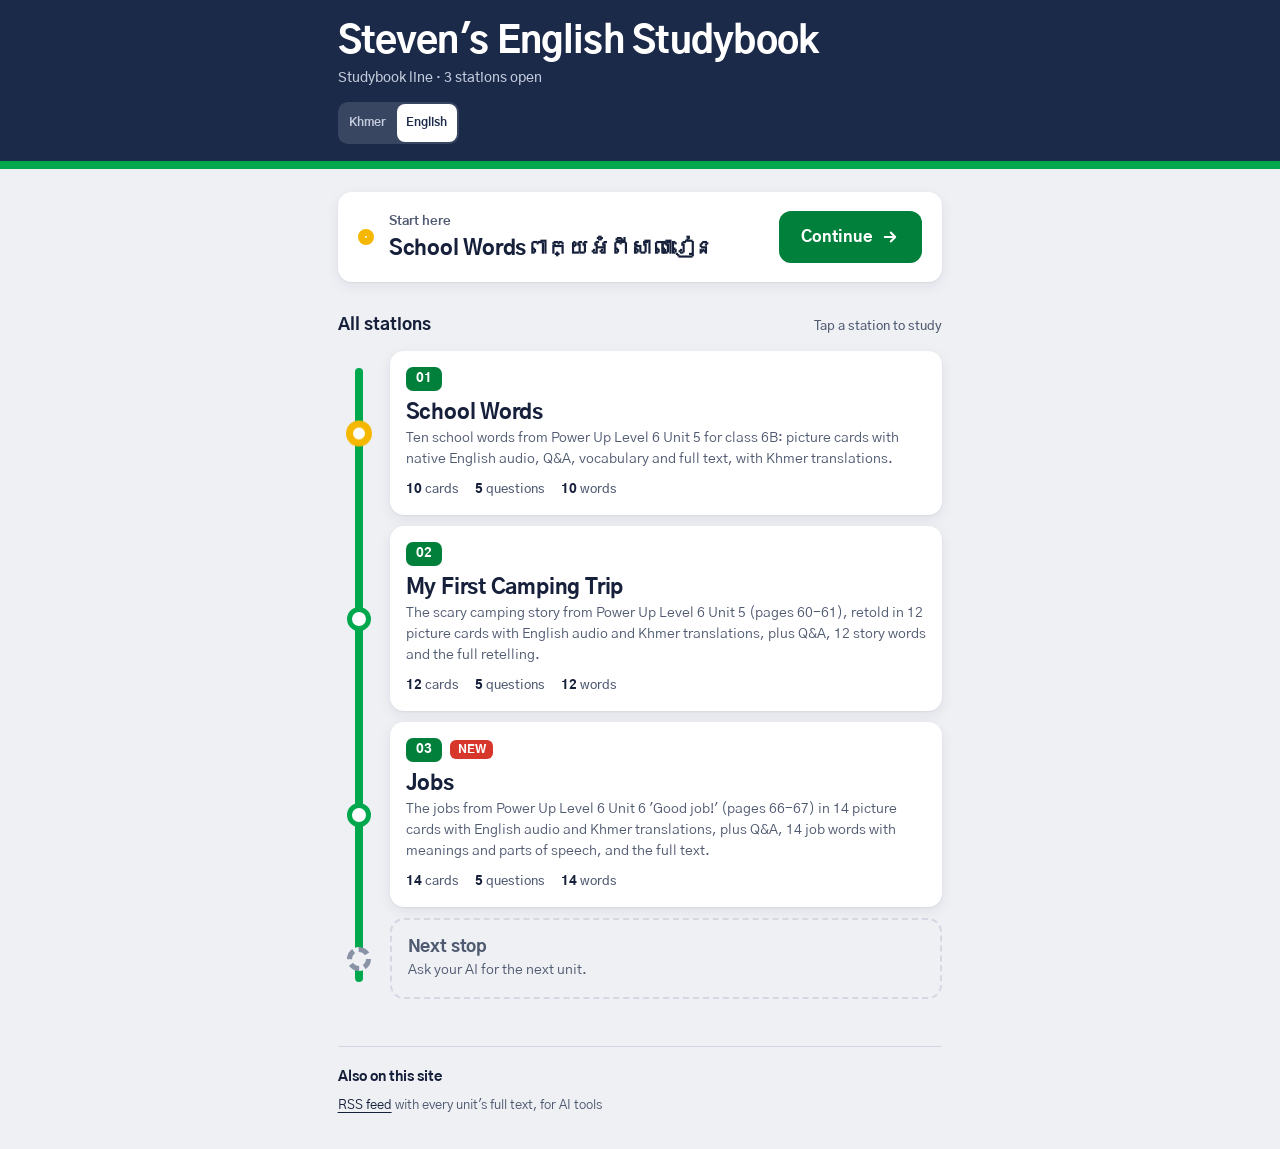
<file: index.html>
<!doctype html>
<html lang="en" data-ui="en">
<head>
<meta charset="utf-8">
<meta name="viewport" content="width=device-width, initial-scale=1, viewport-fit=cover">
<title>Steven's English Studybook</title>
<meta name="description" content="English study units: picture cards with native audio, Q&amp;A, vocabulary and full text.">
<meta name="theme-color" content="#1C2A4A">
<link rel="manifest" href="manifest.webmanifest">
<link rel="icon" href="icons/icon.svg" type="image/svg+xml">
<link rel="apple-touch-icon" href="icons/apple-touch-icon.png">
<meta name="apple-mobile-web-app-capable" content="yes">
<meta name="apple-mobile-web-app-title" content="Studybook">
<meta name="apple-mobile-web-app-status-bar-style" content="black-translucent">
<link rel="alternate" type="application/rss+xml" title="Studybook feed" href="feed.xml">
<link rel="preconnect" href="https://fonts.googleapis.com">
<link rel="preconnect" href="https://fonts.gstatic.com" crossorigin>
<link rel="stylesheet" href="https://fonts.googleapis.com/css2?family=Gothic+A1:wght@400;500;700;800&display=swap">
<link rel="stylesheet" href="assets/line.css?v=lyric1">
<script src="assets/script.js?v=lyric1"></script>
<style>
/* ---------- sign band ---------- */
.sign{background:var(--sign);color:var(--on-sign);padding:calc(env(safe-area-inset-top) + 1.4rem) 0 1.1rem}
.sign .in{display:flex;align-items:flex-end;justify-content:space-between;gap:1rem}
.sign h1{margin:0;font-size:clamp(1.75rem,7.6vw,2.3rem);font-weight:800;letter-spacing:-.02em;line-height:1.1}
.sign p{margin:.35rem 0 0;font-size:.86rem;color:var(--on-sign-2);font-weight:500}
.install{flex:none;display:inline-flex;align-items:center;gap:.4rem;font:700 .84rem/1 var(--f);color:var(--sign);background:var(--on-sign);
  border:0;border-radius:10px;padding:.62rem .8rem;cursor:pointer;min-height:40px}
.install svg{width:16px;height:16px}
.install[hidden]{display:none}
.ios-hint{margin:.9rem auto 0;font-size:.86rem;color:var(--on-sign-2);line-height:1.5}
.ios-hint[hidden]{display:none}
.ios-hint b{color:var(--on-sign)}

/* ---------- now-at block ---------- */
.now{margin:1.4rem 0 .4rem;background:var(--surface);border-radius:var(--r);padding:1.05rem 1.05rem 1.1rem;
  box-shadow:var(--shadow);display:grid;grid-template-columns:auto 1fr;gap:.25rem .9rem;align-items:center}
.now .ring{grid-row:span 2;width:16px;height:16px;border-radius:50%;background:var(--surface);border:7px solid var(--here)}
.now .where{margin:0;font-size:.8rem;color:var(--ink-2);font-weight:700}
.now .title{margin:0;font-size:1.32rem;font-weight:800;letter-spacing:-.01em;line-height:1.25;word-break:keep-all}
.now .title .sub{display:block;font-size:.86rem;font-weight:500;color:var(--ink-2);letter-spacing:0;margin-top:.1rem}
.go{grid-column:1/-1;margin-top:.85rem;display:flex;align-items:center;justify-content:center;gap:.5rem;min-height:52px;
  background:var(--line-ink);color:#fff;border-radius:12px;text-decoration:none;font-weight:800;font-size:1.02rem}
.go svg{width:18px;height:18px}
.go:active{transform:translateY(1px)}

/* ---------- the line ---------- */
.line-h{display:flex;align-items:baseline;justify-content:space-between;gap:1rem;margin:1.9rem 0 .5rem}
.line-h h2{margin:0;font-size:1.05rem;font-weight:800}
.line-h span{font-size:.82rem;color:var(--ink-2);font-weight:500}
.line{position:relative;list-style:none;margin:0;padding:0 0 0 52px}
.line::before{content:"";position:absolute;left:17px;top:22px;bottom:22px;width:8px;border-radius:4px;background:var(--line)}
.stop{position:relative;padding:.35rem 0}
.stop::before{content:"";position:absolute;left:-43px;top:50%;width:14px;height:14px;margin-top:-12px;border-radius:50%;
  background:var(--surface);border:5px solid var(--line)}
.station{display:block;background:var(--surface);border-radius:var(--r);padding:.95rem 1rem 1rem;text-decoration:none;color:inherit;
  box-shadow:var(--shadow);transition:box-shadow .2s var(--ease),transform .2s var(--ease)}
a.station:hover{box-shadow:var(--shadow-up)}
a.station:active{transform:scale(.985)}
.st-top{display:flex;align-items:center;gap:.5rem;flex-wrap:wrap}
.badge{display:inline-grid;place-items:center;min-width:2.3rem;height:1.5rem;padding:0 .45rem;border-radius:7px;background:var(--line-ink);
  color:#fff;font-weight:800;font-size:.8rem;font-variant-numeric:tabular-nums;letter-spacing:.02em}
.tag{font-size:.72rem;font-weight:800;border-radius:6px;padding:.18rem .45rem;line-height:1.2}
.tag.new{background:var(--notice);color:#fff}
.tag.soon{background:var(--ground);color:var(--ink-2);border:1px solid var(--rule)}
.tag[hidden]{display:none}
.st-ko{margin:.5rem 0 0;font-size:1.32rem;font-weight:800;line-height:1.3;letter-spacing:-.01em;word-break:keep-all}
.st-en{margin:.12rem 0 0;font-size:.9rem;color:var(--ink-2);line-height:1.45}
.st-meta{margin:.65rem 0 0;display:flex;flex-wrap:wrap;gap:.3rem 1rem;font-size:.8rem;color:var(--ink-2);font-weight:500;font-variant-numeric:tabular-nums}
.st-meta b{color:var(--ink);font-weight:800}
.stop.closed .station{background:transparent;box-shadow:none;border:2px solid var(--rule)}
.stop.closed .st-ko{color:var(--ink-2)}
.stop.closed .badge{background:transparent;color:var(--ink-2);box-shadow:inset 0 0 0 1.5px var(--ink-3)}
.stop.next::before{border-style:dashed;border-color:var(--ink-3);background:var(--ground)}
.stop.next .station{background:transparent;box-shadow:none;border:2px dashed var(--rule)}
.stop.next .st-ko{margin:0;color:var(--ink-2);font-size:1.08rem}
.stop.next code{font:700 .86rem var(--f);color:var(--ink)}

/* "you are here" marker, slides along the line */
.marker{position:absolute;left:8px;top:0;width:26px;height:26px;border-radius:50%;background:var(--surface);
  border:7px solid var(--here);pointer-events:none;z-index:2;
  transition:transform .42s var(--ease-out);will-change:transform}
.marker[hidden]{display:none}

/* ---------- footer ---------- */
footer{margin:2.6rem 0 0;padding:1.2rem 0 calc(env(safe-area-inset-bottom) + 2rem);border-top:1px solid var(--rule);font-size:.84rem;color:var(--ink-2);line-height:1.7}
footer h2{font-size:.86rem;margin:0 0 .3rem;color:var(--ink);font-weight:800}
footer ul{list-style:none;margin:0;padding:0}
footer a{color:var(--ink);text-underline-offset:3px;text-decoration-thickness:1px}

.sign-script{margin-top:.8rem}
@media (min-width:720px){
  .now{grid-template-columns:auto 1fr auto;padding:1.2rem 1.3rem}
  .now .ring{grid-row:1/3}
  .now .where{grid-column:2;grid-row:1}
  .now .title{grid-column:2;grid-row:2}
  .go{grid-column:3;grid-row:1/3;margin:0;padding:0 1.4rem}
}
</style>
</head>
<body>
<header class="sign">
  <div class="in wrap">
    <div>
      <h1>Steven's English Studybook</h1>
      <p>Studybook line · <span id="count">1</span> station open</p>
    </div>
    <button class="install" id="install" type="button" hidden>
      <svg viewBox="0 0 24 24" fill="none" stroke="currentColor" stroke-width="2.4" stroke-linecap="round" stroke-linejoin="round" aria-hidden="true"><path d="M12 4v11M7 10l5 5 5-5M5 20h14"/></svg>Install app
    </button>
  </div>
  <div class="wrap sign-script"><div class="script" role="group" aria-label="Show text in"><button type="button" data-set="en" aria-pressed="false">Khmer</button><button type="button" data-set="ko" aria-pressed="true" lang="en">English</button></div></div>
  <p class="ios-hint wrap" id="iosHint" hidden>On iPhone: tap <b>Share</b>, then <b>Add to Home Screen</b>.</p>
</header>
<div class="stripe" aria-hidden="true"></div>

<main class="wrap">
  <section class="now" aria-label="Continue studying">
    <span class="ring" aria-hidden="true"></span>
    <p class="where" id="nowWhere">Start here</p>
    <p class="title" id="nowTitle">School Words<span>ពាក្យអំពីសាលារៀន</span></p>
    <a class="go" id="nowGo" href="power-up-6-unit-5-school-words/">
      Continue
      <svg viewBox="0 0 24 24" fill="none" stroke="currentColor" stroke-width="2.6" stroke-linecap="round" stroke-linejoin="round" aria-hidden="true"><path d="M5 12h14M13 6l6 6-6 6"/></svg>
    </a>
  </section>

  <div class="line-h"><h2>All stations</h2><span>Tap a station to study</span></div>
  <ol class="line" id="line">
    <li class="stop" data-unit="power-up-6-unit-5-school-words" data-en="ពាក្យអំពីសាលារៀន">
      <a class="station" href="power-up-6-unit-5-school-words/">
        <span class="st-top"><span class="badge">01</span></span>
        <p class="st-ko" lang="en"><span class="mk">School Words</span><span class="only-en">ពាក្យអំពីសាលារៀន</span></p>
        <p class="st-en">Ten school words from Power Up Level 6 Unit 5 for class 6B: picture cards with native English audio, Q&amp;A, vocabulary and full text, with Khmer translations.</p>
        <p class="st-meta"><span><b>10</b> cards</span><span><b>5</b> questions</span><span><b>10</b> words</span></p>
      </a>
    </li>
    <li class="stop" data-unit="my-first-camping-trip" data-en="ដំណើរកម្សាន្តបោះតង់លើកដំបូង">
      <a class="station" href="my-first-camping-trip/">
        <span class="st-top"><span class="badge">02</span></span>
        <p class="st-ko" lang="en"><span class="mk">My First Camping Trip</span><span class="only-en">ដំណើរកម្សាន្តបោះតង់លើកដំបូង</span></p>
        <p class="st-en">The scary camping story from Power Up Level 6 Unit 5 (pages 60-61), retold in 12 picture cards with English audio and Khmer translations, plus Q&amp;A, 12 story words and the full retelling.</p>
        <p class="st-meta"><span><b>12</b> cards</span><span><b>5</b> questions</span><span><b>12</b> words</span></p>
      </a>
    </li>
    <li class="stop" data-unit="power-up-6-unit-6-jobs" data-en="ការងារ">
      <a class="station" href="power-up-6-unit-6-jobs/">
        <span class="st-top"><span class="badge">03</span><span class="tag new" hidden>NEW</span></span>
        <p class="st-ko" lang="en"><span class="mk">Jobs</span><span class="only-en">ការងារ</span></p>
        <p class="st-en">The jobs from Power Up Level 6 Unit 6 &#x27;Good job!&#x27; (pages 66-67) in 14 picture cards with English audio and Khmer translations, plus Q&amp;A, 14 job words with meanings and parts of speech, and the full text.</p>
        <p class="st-meta"><span><b>14</b> cards</span><span><b>5</b> questions</span><span><b>14</b> words</span></p>
      </a>
    </li>
    <li class="stop next">
      <div class="station">
        <p class="st-ko" lang="en">Next stop</p>
        <p class="st-en">Ask your AI for the next unit.</p>
      </div>
    </li>
    <li class="marker" id="marker" aria-hidden="true" hidden></li>
  </ol>

  <footer>
    <h2>Also on this site</h2>
    <ul>
      <li><a href="feed.xml">RSS feed</a> with every unit's full text, for AI tools</li>
    </ul>
  </footer>
</main>

<script>
(function(){
  var KEY_LAST='sb:last', KEY_SEEN='sb:seen';
  function get(k,d){try{var v=localStorage.getItem(k);return v===null?d:JSON.parse(v);}catch(e){return d;}}
  function put(k,v){try{localStorage.setItem(k,JSON.stringify(v));}catch(e){}}
  var live=[].slice.call(document.querySelectorAll('.stop[data-unit]')).filter(function(s){return s.querySelector('a.station');});
  var n=live.length;
  document.getElementById('count').parentNode.lastChild.textContent=n===1?' station open':' stations open';
  document.getElementById('count').textContent=n;

  // NEW holds until the unit is opened once
  var seen=get(KEY_SEEN,[]);
  live.forEach(function(s){var t=s.querySelector('.tag.new');if(t)t.hidden=seen.indexOf(s.dataset.unit)!==-1;});

  // You are here: the last opened unit, else the first open station
  var last=get(KEY_LAST,null), here=null;
  live.forEach(function(s){if(s.dataset.unit===last)here=s;});
  if(here){
    var t=document.getElementById('nowTitle');t.innerHTML=here.querySelector('.st-ko').innerHTML;
    var sp=document.createElement('span');sp.className='sub not-en';sp.textContent=here.dataset.en||'';t.appendChild(sp);
    var pos=get('sb:pos:'+here.dataset.unit,null);
    document.getElementById('nowWhere').textContent=pos&&pos.n?'You are here · card '+(pos.i+1)+' of '+pos.n:'You are here';
    document.getElementById('nowGo').href=here.querySelector('a.station').getAttribute('href');
  }
  var marker=document.getElementById('marker');
  function place(s,animate){
    var y=s.offsetTop+s.offsetHeight/2-13;
    if(!animate)marker.style.transition='none';
    marker.style.transform='translateY('+y+'px)';
    if(!animate){void marker.offsetHeight;marker.style.transition='';}
  }
  var at=here||live[0];
  if(at){marker.hidden=false;place(at,false);}
  window.addEventListener('resize',function(){if(at)place(at,false);});

  function remember(slug){put(KEY_LAST,slug);if(seen.indexOf(slug)===-1){seen.push(slug);put(KEY_SEEN,seen);}}
  var reduce=window.matchMedia('(prefers-reduced-motion: reduce)').matches;
  live.forEach(function(s){
    var a=s.querySelector('a.station');
    a.addEventListener('click',function(e){
      remember(s.dataset.unit);
      if(reduce||e.metaKey||e.ctrlKey||e.shiftKey||s===at)return;
      e.preventDefault();at=s;place(s,true);
      setTimeout(function(){location.href=a.href;},430);
    });
  });
  document.getElementById('nowGo').addEventListener('click',function(){
    var h=this.getAttribute('href');
    live.forEach(function(s){if(s.querySelector('a.station').getAttribute('href')===h)remember(s.dataset.unit);});
  });

  // Install as an app
  var btn=document.getElementById('install'), hint=document.getElementById('iosHint'), deferred=null;
  var standalone=window.matchMedia('(display-mode: standalone)').matches||navigator.standalone;
  window.addEventListener('beforeinstallprompt',function(e){e.preventDefault();deferred=e;if(!standalone)btn.hidden=false;});
  if(/iphone|ipad|ipod/i.test(navigator.userAgent)&&!standalone)btn.hidden=false;
  btn.addEventListener('click',function(){
    if(deferred){deferred.prompt();deferred.userChoice.then(function(){deferred=null;btn.hidden=true;});return;}
    hint.hidden=!hint.hidden;
  });
  window.addEventListener('appinstalled',function(){btn.hidden=true;hint.hidden=true;});

  if('serviceWorker' in navigator)navigator.serviceWorker.register('sw.js').catch(function(){});
})();
</script>
</body>
</html>
</file>
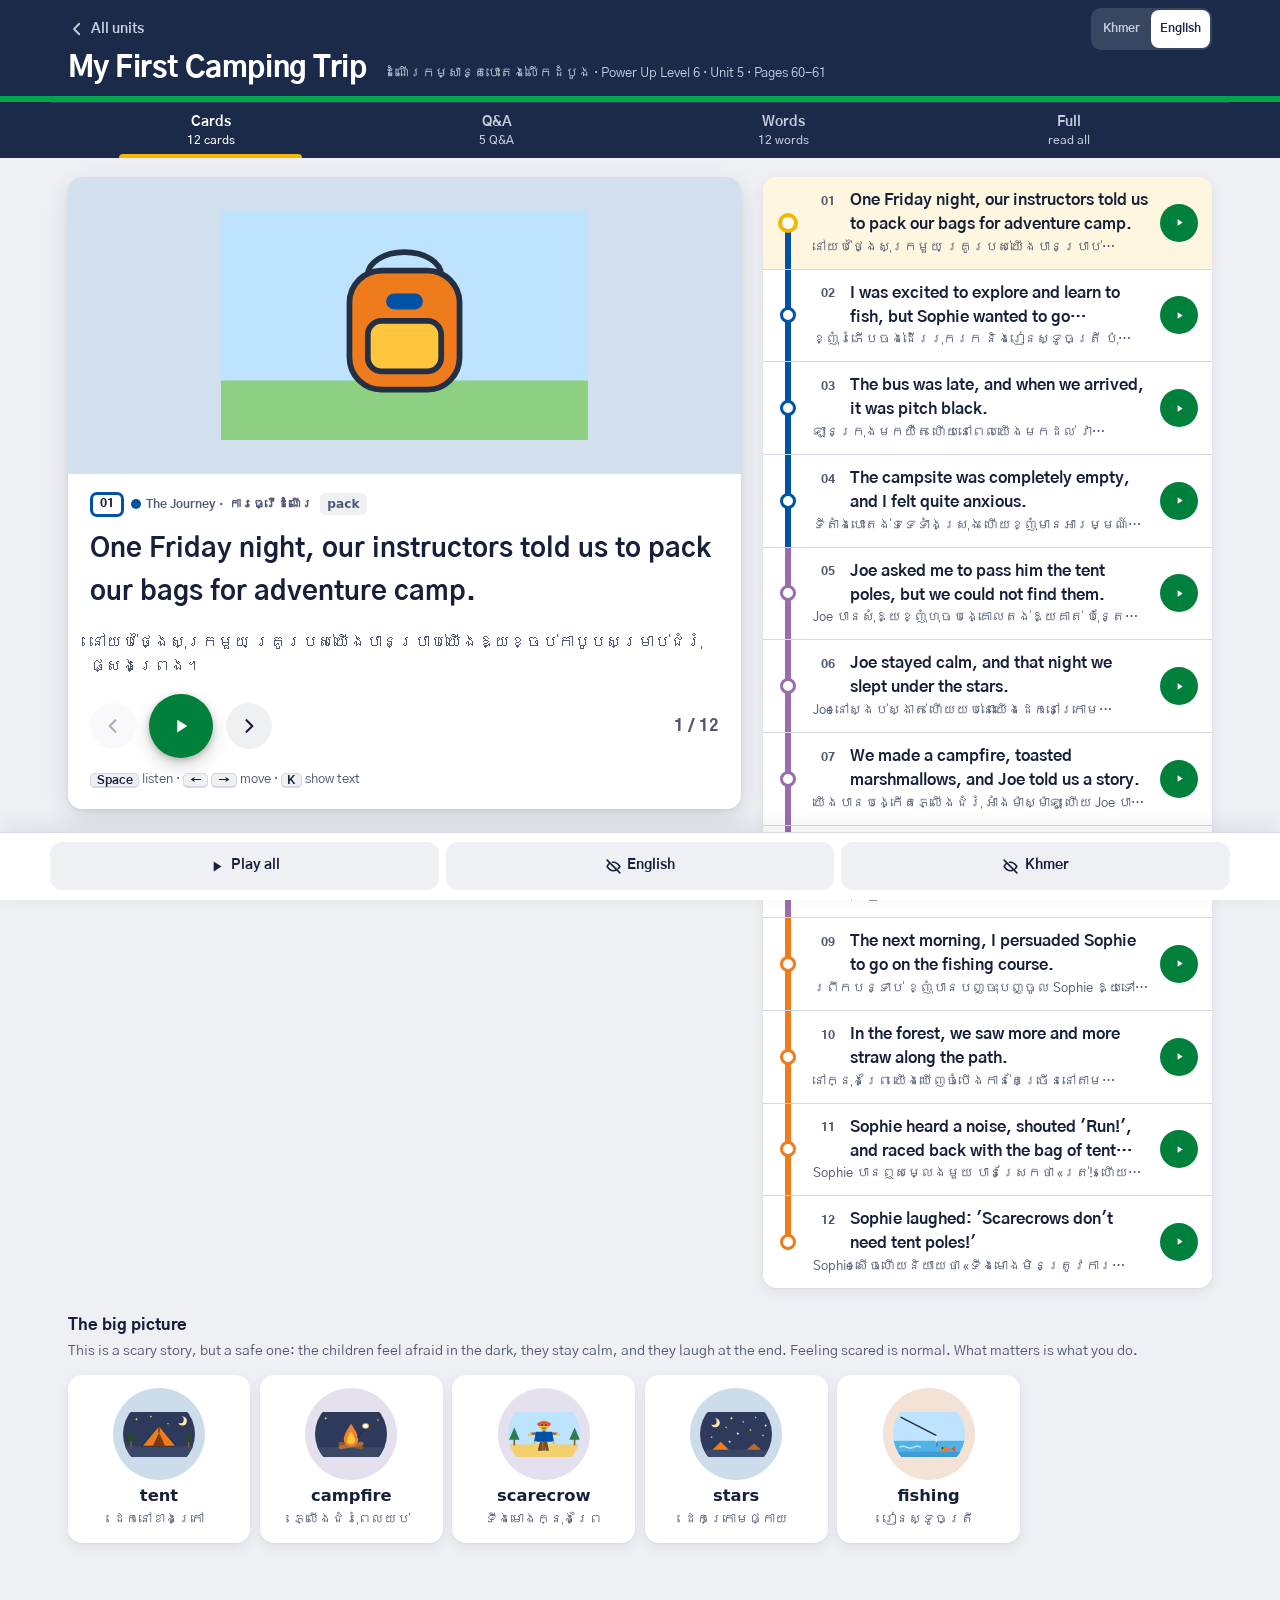
<file: my-first-camping-trip/index.html>
<!doctype html>
<html lang="en" data-ui="en">
<head>
<meta charset="utf-8">
<meta name="viewport" content="width=device-width, initial-scale=1, viewport-fit=cover">
<title>My First Camping Trip · ដំណើរកម្សាន្តបោះតង់លើកដំបូង · Studybook</title>
<meta name="description" content="The scary camping story from Power Up Level 6 Unit 5 (pages 60-61), retold in 12 picture cards with English audio and Khmer translations, plus Q&amp;A, 12 story words and the full retelling.">
<meta name="theme-color" content="#1C2A4A">
<meta property="og:type" content="website">
<meta property="og:site_name" content="Steven&#x27;s English Studybook">
<meta property="og:title" content="My First Camping Trip · ដំណើរកម្សាន្តបោះតង់លើកដំបូង">
<meta property="og:description" content="The scary camping story from Power Up Level 6 Unit 5 (pages 60-61), retold in 12 picture cards with English audio and Khmer translations, plus Q&amp;A, 12 story words and the full retelling.">
<meta property="og:url" content="https://sivpe.github.io/studybook/my-first-camping-trip/">
<meta property="og:image" content="https://sivpe.github.io/studybook/og/my-first-camping-trip.png">
<meta property="og:image:width" content="1200">
<meta property="og:image:height" content="630">
<meta property="og:image:alt" content="My First Camping Trip · ដំណើរកម្សាន្តបោះតង់លើកដំបូង">
<meta name="twitter:card" content="summary_large_image">
<link rel="manifest" href="../manifest.webmanifest">
<link rel="icon" href="../icons/icon.svg" type="image/svg+xml">
<link rel="icon" href="../icons/favicon-32.png" sizes="32x32" type="image/png">
<link rel="apple-touch-icon" href="../icons/apple-touch-icon.png">
<link rel="apple-touch-icon" sizes="120x120" href="../icons/apple-touch-icon-120.png">
<link rel="apple-touch-icon" sizes="152x152" href="../icons/apple-touch-icon-152.png">
<link rel="apple-touch-icon" sizes="167x167" href="../icons/apple-touch-icon-167.png">
<link rel="apple-touch-icon" sizes="180x180" href="../icons/apple-touch-icon.png">
<meta name="apple-mobile-web-app-title" content="Studybook">
<meta name="apple-mobile-web-app-capable" content="yes">
<meta name="apple-mobile-web-app-status-bar-style" content="black-translucent">
<link rel="preconnect" href="https://fonts.googleapis.com">
<link rel="preconnect" href="https://fonts.gstatic.com" crossorigin>
<link rel="stylesheet" href="https://fonts.googleapis.com/css2?family=Gothic+A1:wght@400;500;700;800&display=swap">
<link rel="stylesheet" href="../assets/line.css?v=lyric2">
<link rel="stylesheet" href="../assets/unit.css?v=lyric2">
<script src="../assets/script.js?v=lyric2"></script>
</head>
<body data-unit="my-first-camping-trip">
<header class="usign">
  <div class="wrap">
    <div class="row"><a class="back" href="../"><svg viewBox="0 0 24 24" fill="none" stroke="currentColor" stroke-width="2.4" stroke-linecap="round" stroke-linejoin="round" aria-hidden="true"><path d="M15 5l-7 7 7 7"/></svg><span class="ui-ko">노선도 · All units</span><span class="ui-en">All units</span></a><div class="script" role="group" aria-label="Show text in"><button type="button" data-set="en" aria-pressed="false">Khmer</button><button type="button" data-set="ko" aria-pressed="true" lang="en">English</button></div></div>
    <div class="utitle"><h1><span class="mk">My First Camping Trip</span><span class="only-en">ដំណើរកម្សាន្តបោះតង់លើកដំបូង</span></h1><p><span class="not-en">ដំណើរកម្សាន្តបោះតង់លើកដំបូង · </span>Power Up Level 6 · Unit 5 · Pages 60-61</p></div>
  </div>
  <div class="stripe" aria-hidden="true"></div>
  <nav class="tabs wrap" role="tablist" aria-label="Unit parts">
    <button role="tab" data-tab="cards" aria-controls="p-cards"><span><span class="ui-ko">그림 카드</span><span class="ui-en">Cards</span></span><small>12 cards</small></button>
    <button role="tab" data-tab="qa" aria-controls="p-qa"><span><span class="ui-ko">Questions</span><span class="ui-en">Q&amp;A</span></span><small>5 Q&amp;A</small></button>
    <button role="tab" data-tab="voc" aria-controls="p-voc"><span><span class="ui-ko">단어</span><span class="ui-en">Words</span></span><small>12 words</small></button>
    <button role="tab" data-tab="full" aria-controls="p-full"><span><span class="ui-ko">전체</span><span class="ui-en">Full</span></span><small>read all</small></button>
  </nav>
</header>

<main class="wrap">
  <section class="panel" id="p-cards" role="tabpanel">
    <section class="eli" aria-label="The big picture"><h2>The big picture</h2><p class="eli-why">This is a scary story, but a safe one: the children feel afraid in the dark, they stay calm, and they laugh at the end. Feeling scared is normal. What matters is what you do.</p><ol><li style="--lc:#0052A4"><img src="img/c4-tent.svg" alt="" loading="lazy"><b class="has-en" lang="en">tent</b><span>ដេកនៅខាងក្រៅ</span></li><li style="--lc:#996CAC"><img src="img/c7-campfire.svg" alt="" loading="lazy"><b class="has-en" lang="en">campfire</b><span>ភ្លើងជំរុំពេលយប់</span></li><li style="--lc:#996CAC"><img src="img/c12-scarecrow.svg" alt="" loading="lazy"><b class="has-en" lang="en">scarecrow</b><span>ទីងមោងក្នុងព្រៃ</span></li><li style="--lc:#0052A4"><img src="img/c6-stars.svg" alt="" loading="lazy"><b class="has-en" lang="en">stars</b><span>ដេកក្រោមផ្កាយ</span></li><li style="--lc:#EF7C1C"><img src="img/c9-fishing.svg" alt="" loading="lazy"><b class="has-en" lang="en">fishing</b><span>រៀនស្ទូចត្រី</span></li></ol></section>
    <section class="map" aria-label="Sections"><h2>The route</h2><p class="note">One trip, in order: the journey, a scary night by the fire, and a funny ending the next morning.</p><ol><li data-sec="journey" style="--lc:#0052A4"><button type="button"><span class="m-ko has-en" lang="en">The Journey</span><span class="m-en">ការធ្វើដំណើរ</span></button></li><li data-sec="night" style="--lc:#996CAC"><button type="button"><span class="m-ko has-en" lang="en">The Scary Night</span><span class="m-en">យប់ដ៏គួរឱ្យខ្លាច</span></button></li><li data-sec="morning" style="--lc:#EF7C1C"><button type="button"><span class="m-ko has-en" lang="en">The Next Morning</span><span class="m-en">ព្រឹកបន្ទាប់</span></button></li></ol></section>
    
    <ol class="how"><li><b>1</b>Look at the picture</li><li><b>2</b>Recall the English in your head</li><li><b>3</b>Tap to check, then listen</li></ol>
    <div class="platform">
      <section class="stage" id="stage" aria-label="Now studying" aria-live="polite">
        <figure class="pic"><img src="img/c1-bags.svg" alt=""></figure>
        <div class="st-body">
          <div class="ctop"></div>
          <p class="ko st-ko has-en" lang="en" tabindex="0"></p>
          <span class="prog" aria-hidden="true"><i></i></span>
          <p class="en st-en"></p>
          <div class="st-ctl">
            <button class="st-nav" id="stPrev" type="button" aria-label="Previous card"><svg viewBox="0 0 24 24" fill="none" stroke="currentColor" stroke-width="2.6" stroke-linecap="round" stroke-linejoin="round" aria-hidden="true"><path d="M15 5l-7 7 7 7"/></svg></button>
            <button class="bigplay" id="stPlay" type="button" aria-label="Listen"><svg viewBox="0 0 24 24" aria-hidden="true"><path class="i-play" d="M8 5v14l11-7z" fill="currentColor"/><path class="i-stop" d="M7 6h3.5v12H7zM13.5 6H17v12h-3.5z" fill="currentColor"/></svg></button>
            <button class="st-nav" id="stNext" type="button" aria-label="Next card"><svg viewBox="0 0 24 24" fill="none" stroke="currentColor" stroke-width="2.6" stroke-linecap="round" stroke-linejoin="round" aria-hidden="true"><path d="M9 5l7 7-7 7"/></svg></button>
            <span class="st-count"></span>
          </div>
          <p class="keys"><kbd>Space</kbd> listen · <kbd>←</kbd> <kbd>→</kbd> move · <kbd>K</kbd> show text</p>
        </div>
      </section>
      <div class="cards" role="list" aria-label="All lines"><article class="card" id="c1" data-sec="journey" style="--lc:#0052A4"><figure class="pic flat"><img loading="lazy" src="img/c1-bags.svg" alt="A packed bag for adventure camp"><button class="cplay" type="button" data-au="audio/c1.mp3" aria-label="Listen to card 1"><svg viewBox="0 0 24 24" aria-hidden="true"><path class="i-play" d="M8 5v14l11-7z" fill="currentColor"/><path class="i-stop" d="M7 6h3.5v12H7zM13.5 6H17v12h-3.5z" fill="currentColor"/></svg></button></figure><div class="cbody"><div class="ctop"><span class="num">01</span><span class="sec-chip"><span class="mk" lang="en">The Journey&nbsp;· </span>ការធ្វើដំណើរ</span><span class="hook" lang="en">pack</span></div><p class="ko has-en" lang="en">One Friday night, our instructors told us to pack our bags for adventure camp.</p><span class="prog" aria-hidden="true"><i></i></span><p class="en">នៅយប់ថ្ងៃសុក្រមួយ គ្រូរបស់យើងបានប្រាប់យើងឱ្យខ្ចប់កាបូបសម្រាប់ជំរុំផ្សងព្រេង។</p></div><button class="rplay" type="button" data-au="audio/c1.mp3" aria-label="Listen to card 1"><svg viewBox="0 0 24 24" aria-hidden="true"><path class="i-play" d="M8 5v14l11-7z" fill="currentColor"/><path class="i-stop" d="M7 6h3.5v12H7zM13.5 6H17v12h-3.5z" fill="currentColor"/></svg></button></article><article class="card" id="c2" data-sec="journey" style="--lc:#0052A4"><figure class="pic flat"><img loading="lazy" src="img/c2-swim.svg" alt="A swimming ring Sophie wanted to use"><button class="cplay" type="button" data-au="audio/c2.mp3" aria-label="Listen to card 2"><svg viewBox="0 0 24 24" aria-hidden="true"><path class="i-play" d="M8 5v14l11-7z" fill="currentColor"/><path class="i-stop" d="M7 6h3.5v12H7zM13.5 6H17v12h-3.5z" fill="currentColor"/></svg></button></figure><div class="cbody"><div class="ctop"><span class="num">02</span><span class="sec-chip"><span class="mk" lang="en">The Journey&nbsp;· </span>ការធ្វើដំណើរ</span><span class="hook" lang="en">excited</span></div><p class="ko has-en" lang="en">I was excited to explore and learn to fish, but Sophie wanted to go swimming.</p><span class="prog" aria-hidden="true"><i></i></span><p class="en">ខ្ញុំរំភើបចង់ដើររុករក និងរៀនស្ទូចត្រី ប៉ុន្តែ Sophie ចង់ទៅហែលទឹក។</p></div><button class="rplay" type="button" data-au="audio/c2.mp3" aria-label="Listen to card 2"><svg viewBox="0 0 24 24" aria-hidden="true"><path class="i-play" d="M8 5v14l11-7z" fill="currentColor"/><path class="i-stop" d="M7 6h3.5v12H7zM13.5 6H17v12h-3.5z" fill="currentColor"/></svg></button></article><article class="card" id="c3" data-sec="journey" style="--lc:#0052A4"><figure class="pic flat"><img loading="lazy" src="img/c3-bus.svg" alt="A bus arriving in the dark"><button class="cplay" type="button" data-au="audio/c3.mp3" aria-label="Listen to card 3"><svg viewBox="0 0 24 24" aria-hidden="true"><path class="i-play" d="M8 5v14l11-7z" fill="currentColor"/><path class="i-stop" d="M7 6h3.5v12H7zM13.5 6H17v12h-3.5z" fill="currentColor"/></svg></button></figure><div class="cbody"><div class="ctop"><span class="num">03</span><span class="sec-chip"><span class="mk" lang="en">The Journey&nbsp;· </span>ការធ្វើដំណើរ</span><span class="hook" lang="en">pitch black</span></div><p class="ko has-en" lang="en">The bus was late, and when we arrived, it was pitch black.</p><span class="prog" aria-hidden="true"><i></i></span><p class="en">ឡានក្រុងមកយឺត ហើយនៅពេលយើងមកដល់ វាងងឹតឈឹង។</p></div><button class="rplay" type="button" data-au="audio/c3.mp3" aria-label="Listen to card 3"><svg viewBox="0 0 24 24" aria-hidden="true"><path class="i-play" d="M8 5v14l11-7z" fill="currentColor"/><path class="i-stop" d="M7 6h3.5v12H7zM13.5 6H17v12h-3.5z" fill="currentColor"/></svg></button></article><article class="card" id="c4" data-sec="journey" style="--lc:#0052A4"><figure class="pic flat"><img loading="lazy" src="img/c4-tent.svg" alt="An empty campsite with one tent and the moon"><button class="cplay" type="button" data-au="audio/c4.mp3" aria-label="Listen to card 4"><svg viewBox="0 0 24 24" aria-hidden="true"><path class="i-play" d="M8 5v14l11-7z" fill="currentColor"/><path class="i-stop" d="M7 6h3.5v12H7zM13.5 6H17v12h-3.5z" fill="currentColor"/></svg></button></figure><div class="cbody"><div class="ctop"><span class="num">04</span><span class="sec-chip"><span class="mk" lang="en">The Journey&nbsp;· </span>ការធ្វើដំណើរ</span><span class="hook" lang="en">anxious</span></div><p class="ko has-en" lang="en">The campsite was completely empty, and I felt quite anxious.</p><span class="prog" aria-hidden="true"><i></i></span><p class="en">ទីតាំងបោះតង់ទទេទាំងស្រុង ហើយខ្ញុំមានអារម្មណ៍ព្រួយបារម្ភខ្លាំង។</p></div><button class="rplay" type="button" data-au="audio/c4.mp3" aria-label="Listen to card 4"><svg viewBox="0 0 24 24" aria-hidden="true"><path class="i-play" d="M8 5v14l11-7z" fill="currentColor"/><path class="i-stop" d="M7 6h3.5v12H7zM13.5 6H17v12h-3.5z" fill="currentColor"/></svg></button></article><article class="card" id="c5" data-sec="night" style="--lc:#996CAC"><figure class="pic flat"><img loading="lazy" src="img/c5-poles.svg" alt="Tent poles"><button class="cplay" type="button" data-au="audio/c5.mp3" aria-label="Listen to card 5"><svg viewBox="0 0 24 24" aria-hidden="true"><path class="i-play" d="M8 5v14l11-7z" fill="currentColor"/><path class="i-stop" d="M7 6h3.5v12H7zM13.5 6H17v12h-3.5z" fill="currentColor"/></svg></button></figure><div class="cbody"><div class="ctop"><span class="num">05</span><span class="sec-chip"><span class="mk" lang="en">The Scary Night&nbsp;· </span>យប់ដ៏គួរឱ្យខ្លាច</span><span class="hook" lang="en">tent poles</span></div><p class="ko has-en" lang="en">Joe asked me to pass him the tent poles, but we could not find them.</p><span class="prog" aria-hidden="true"><i></i></span><p class="en">Joe បានសុំឱ្យខ្ញុំហុចបង្គោលតង់ឱ្យគាត់ ប៉ុន្តែយើងរកវាមិនឃើញទេ។</p></div><button class="rplay" type="button" data-au="audio/c5.mp3" aria-label="Listen to card 5"><svg viewBox="0 0 24 24" aria-hidden="true"><path class="i-play" d="M8 5v14l11-7z" fill="currentColor"/><path class="i-stop" d="M7 6h3.5v12H7zM13.5 6H17v12h-3.5z" fill="currentColor"/></svg></button></article><article class="card" id="c6" data-sec="night" style="--lc:#996CAC"><figure class="pic flat"><img loading="lazy" src="img/c6-stars.svg" alt="The moon and stars at night"><button class="cplay" type="button" data-au="audio/c6.mp3" aria-label="Listen to card 6"><svg viewBox="0 0 24 24" aria-hidden="true"><path class="i-play" d="M8 5v14l11-7z" fill="currentColor"/><path class="i-stop" d="M7 6h3.5v12H7zM13.5 6H17v12h-3.5z" fill="currentColor"/></svg></button></figure><div class="cbody"><div class="ctop"><span class="num">06</span><span class="sec-chip"><span class="mk" lang="en">The Scary Night&nbsp;· </span>យប់ដ៏គួរឱ្យខ្លាច</span><span class="hook" lang="en">stars</span></div><p class="ko has-en" lang="en">Joe stayed calm, and that night we slept under the stars.</p><span class="prog" aria-hidden="true"><i></i></span><p class="en">Joe នៅស្ងប់ស្ងាត់ ហើយយប់នោះយើងដេកនៅក្រោមផ្កាយ។</p></div><button class="rplay" type="button" data-au="audio/c6.mp3" aria-label="Listen to card 6"><svg viewBox="0 0 24 24" aria-hidden="true"><path class="i-play" d="M8 5v14l11-7z" fill="currentColor"/><path class="i-stop" d="M7 6h3.5v12H7zM13.5 6H17v12h-3.5z" fill="currentColor"/></svg></button></article><article class="card" id="c7" data-sec="night" style="--lc:#996CAC"><figure class="pic flat"><img loading="lazy" src="img/c7-campfire.svg" alt="A campfire with marshmallows"><button class="cplay" type="button" data-au="audio/c7.mp3" aria-label="Listen to card 7"><svg viewBox="0 0 24 24" aria-hidden="true"><path class="i-play" d="M8 5v14l11-7z" fill="currentColor"/><path class="i-stop" d="M7 6h3.5v12H7zM13.5 6H17v12h-3.5z" fill="currentColor"/></svg></button></figure><div class="cbody"><div class="ctop"><span class="num">07</span><span class="sec-chip"><span class="mk" lang="en">The Scary Night&nbsp;· </span>យប់ដ៏គួរឱ្យខ្លាច</span><span class="hook" lang="en">campfire</span></div><p class="ko has-en" lang="en">We made a campfire, toasted marshmallows, and Joe told us a story.</p><span class="prog" aria-hidden="true"><i></i></span><p class="en">យើងបានបង្កើតភ្លើងជំរុំ អាំងម៉ាស្ម៉ាឡូ ហើយ Joe បាននិទានរឿងឱ្យយើងស្ដាប់។</p></div><button class="rplay" type="button" data-au="audio/c7.mp3" aria-label="Listen to card 7"><svg viewBox="0 0 24 24" aria-hidden="true"><path class="i-play" d="M8 5v14l11-7z" fill="currentColor"/><path class="i-stop" d="M7 6h3.5v12H7zM13.5 6H17v12h-3.5z" fill="currentColor"/></svg></button></article><article class="card" id="c8" data-sec="night" style="--lc:#996CAC"><figure class="pic flat"><img loading="lazy" src="img/c8-sock.svg" alt="A sock that disappeared"><button class="cplay" type="button" data-au="audio/c8.mp3" aria-label="Listen to card 8"><svg viewBox="0 0 24 24" aria-hidden="true"><path class="i-play" d="M8 5v14l11-7z" fill="currentColor"/><path class="i-stop" d="M7 6h3.5v12H7zM13.5 6H17v12h-3.5z" fill="currentColor"/></svg></button></figure><div class="cbody"><div class="ctop"><span class="num">08</span><span class="sec-chip"><span class="mk" lang="en">The Scary Night&nbsp;· </span>យប់ដ៏គួរឱ្យខ្លាច</span><span class="hook" lang="en">disappear</span></div><p class="ko has-en" lang="en">In his story, socks and trousers kept disappearing from the tents.</p><span class="prog" aria-hidden="true"><i></i></span><p class="en">នៅក្នុងរឿងរបស់គាត់ ស្រោមជើង និងខោវែងតែងតែបាត់ពីក្នុងតង់។</p></div><button class="rplay" type="button" data-au="audio/c8.mp3" aria-label="Listen to card 8"><svg viewBox="0 0 24 24" aria-hidden="true"><path class="i-play" d="M8 5v14l11-7z" fill="currentColor"/><path class="i-stop" d="M7 6h3.5v12H7zM13.5 6H17v12h-3.5z" fill="currentColor"/></svg></button></article><article class="card" id="c9" data-sec="morning" style="--lc:#EF7C1C"><figure class="pic flat"><img loading="lazy" src="img/c9-fishing.svg" alt="A fishing rod and a fish"><button class="cplay" type="button" data-au="audio/c9.mp3" aria-label="Listen to card 9"><svg viewBox="0 0 24 24" aria-hidden="true"><path class="i-play" d="M8 5v14l11-7z" fill="currentColor"/><path class="i-stop" d="M7 6h3.5v12H7zM13.5 6H17v12h-3.5z" fill="currentColor"/></svg></button></figure><div class="cbody"><div class="ctop"><span class="num">09</span><span class="sec-chip"><span class="mk" lang="en">The Next Morning&nbsp;· </span>ព្រឹកបន្ទាប់</span><span class="hook" lang="en">fishing</span></div><p class="ko has-en" lang="en">The next morning, I persuaded Sophie to go on the fishing course.</p><span class="prog" aria-hidden="true"><i></i></span><p class="en">ព្រឹកបន្ទាប់ ខ្ញុំបានបញ្ចុះបញ្ចូល Sophie ឱ្យទៅរៀនស្ទូចត្រី។</p></div><button class="rplay" type="button" data-au="audio/c9.mp3" aria-label="Listen to card 9"><svg viewBox="0 0 24 24" aria-hidden="true"><path class="i-play" d="M8 5v14l11-7z" fill="currentColor"/><path class="i-stop" d="M7 6h3.5v12H7zM13.5 6H17v12h-3.5z" fill="currentColor"/></svg></button></article><article class="card" id="c10" data-sec="morning" style="--lc:#EF7C1C"><figure class="pic flat"><img loading="lazy" src="img/c10-straw.svg" alt="Straw along a forest path"><button class="cplay" type="button" data-au="audio/c10.mp3" aria-label="Listen to card 10"><svg viewBox="0 0 24 24" aria-hidden="true"><path class="i-play" d="M8 5v14l11-7z" fill="currentColor"/><path class="i-stop" d="M7 6h3.5v12H7zM13.5 6H17v12h-3.5z" fill="currentColor"/></svg></button></figure><div class="cbody"><div class="ctop"><span class="num">10</span><span class="sec-chip"><span class="mk" lang="en">The Next Morning&nbsp;· </span>ព្រឹកបន្ទាប់</span><span class="hook" lang="en">straw</span></div><p class="ko has-en" lang="en">In the forest, we saw more and more straw along the path.</p><span class="prog" aria-hidden="true"><i></i></span><p class="en">នៅក្នុងព្រៃ យើងឃើញចំបើងកាន់តែច្រើននៅតាមផ្លូវ។</p></div><button class="rplay" type="button" data-au="audio/c10.mp3" aria-label="Listen to card 10"><svg viewBox="0 0 24 24" aria-hidden="true"><path class="i-play" d="M8 5v14l11-7z" fill="currentColor"/><path class="i-stop" d="M7 6h3.5v12H7zM13.5 6H17v12h-3.5z" fill="currentColor"/></svg></button></article><article class="card" id="c11" data-sec="morning" style="--lc:#EF7C1C"><figure class="pic flat"><img loading="lazy" src="img/c11-bag.svg" alt="A bag with tent poles inside"><button class="cplay" type="button" data-au="audio/c11.mp3" aria-label="Listen to card 11"><svg viewBox="0 0 24 24" aria-hidden="true"><path class="i-play" d="M8 5v14l11-7z" fill="currentColor"/><path class="i-stop" d="M7 6h3.5v12H7zM13.5 6H17v12h-3.5z" fill="currentColor"/></svg></button></figure><div class="cbody"><div class="ctop"><span class="num">11</span><span class="sec-chip"><span class="mk" lang="en">The Next Morning&nbsp;· </span>ព្រឹកបន្ទាប់</span><span class="hook" lang="en">Run!</span></div><p class="ko has-en" lang="en">Sophie heard a noise, shouted &#x27;Run!&#x27;, and raced back with the bag of tent poles.</p><span class="prog" aria-hidden="true"><i></i></span><p class="en">Sophie បានឮសម្លេងមួយ បានស្រែកថា «រត់!» ហើយរត់ត្រឡប់មកវិញជាមួយកាបូបដែលមានបង្គោលតង់។</p></div><button class="rplay" type="button" data-au="audio/c11.mp3" aria-label="Listen to card 11"><svg viewBox="0 0 24 24" aria-hidden="true"><path class="i-play" d="M8 5v14l11-7z" fill="currentColor"/><path class="i-stop" d="M7 6h3.5v12H7zM13.5 6H17v12h-3.5z" fill="currentColor"/></svg></button></article><article class="card" id="c12" data-sec="morning" style="--lc:#EF7C1C"><figure class="pic flat"><img loading="lazy" src="img/c12-scarecrow.svg" alt="A scarecrow in the forest"><button class="cplay" type="button" data-au="audio/c12.mp3" aria-label="Listen to card 12"><svg viewBox="0 0 24 24" aria-hidden="true"><path class="i-play" d="M8 5v14l11-7z" fill="currentColor"/><path class="i-stop" d="M7 6h3.5v12H7zM13.5 6H17v12h-3.5z" fill="currentColor"/></svg></button></figure><div class="cbody"><div class="ctop"><span class="num">12</span><span class="sec-chip"><span class="mk" lang="en">The Next Morning&nbsp;· </span>ព្រឹកបន្ទាប់</span><span class="hook" lang="en">scarecrow</span></div><p class="ko has-en" lang="en">Sophie laughed: &#x27;Scarecrows don&#x27;t need tent poles!&#x27;</p><span class="prog" aria-hidden="true"><i></i></span><p class="en">Sophie សើចហើយនិយាយថា «ទីងមោងមិនត្រូវការបង្គោលតង់ទេ!»</p></div><button class="rplay" type="button" data-au="audio/c12.mp3" aria-label="Listen to card 12"><svg viewBox="0 0 24 24" aria-hidden="true"><path class="i-play" d="M8 5v14l11-7z" fill="currentColor"/><path class="i-stop" d="M7 6h3.5v12H7zM13.5 6H17v12h-3.5z" fill="currentColor"/></svg></button></article></div>
    </div>
    
  </section>
  <section class="panel" id="p-qa" role="tabpanel"><h2 class="qsec">Story questions <small>Book Ex. 2 · read these first</small></h2><p class="note">The two questions from page 61, answered.</p><article class="qa trap"><div class="qhead"><button class="q" type="button" aria-expanded="false" aria-controls="qa1"><span class="qm">Q</span><span class="qt"><span class="qko has-en" lang="en">What type of story is this?</span><span class="qen">តើនេះជារឿងប្រភេទអ្វី?</span></span><svg class="chev" viewBox="0 0 24 24" fill="none" stroke="currentColor" stroke-width="2.4" stroke-linecap="round" aria-hidden="true"><path d="M6 9l6 6 6-6"/></svg></button><button class="listen mini" type="button" data-au="audio/qt1.mp3" aria-label="Listen"><svg viewBox="0 0 24 24" aria-hidden="true"><path d="M8 5v14l11-7z" fill="currentColor"/></svg></button></div><div class="a" id="qa1"><p class="ako has-en" lang="en">It is a scary story. It feels real, but the scarecrow part is a story inside the story.</p><p class="aen">វាជារឿងគួរឱ្យខ្លាច។ វាហាក់ដូចជាពិត ប៉ុន្តែផ្នែកទីងមោងគឺជារឿងនៅក្នុងរឿង។</p><p class="why">Joe tells the scarecrow tale by the fire. The camping trip is the outside story.</p><button class="listen" type="button" data-au="audio/at1.mp3"><svg viewBox="0 0 24 24" aria-hidden="true"><path d="M8 5v14l11-7z" fill="currentColor"/></svg><span><span class="ui-ko">듣기 · Listen</span><span class="ui-en">Listen</span></span></button></div></article><article class="qa trap"><div class="qhead"><button class="q" type="button" aria-expanded="false" aria-controls="qa2"><span class="qm">Q</span><span class="qt"><span class="qko has-en" lang="en">Who took the tent poles?</span><span class="qen">តើនរណាយកបង្គោលតង់ទៅ?</span></span><svg class="chev" viewBox="0 0 24 24" fill="none" stroke="currentColor" stroke-width="2.4" stroke-linecap="round" aria-hidden="true"><path d="M6 9l6 6 6-6"/></svg></button><button class="listen mini" type="button" data-au="audio/qt2.mp3" aria-label="Listen"><svg viewBox="0 0 24 24" aria-hidden="true"><path d="M8 5v14l11-7z" fill="currentColor"/></svg></button></div><div class="a" id="qa2"><p class="ako has-en" lang="en">Nobody tells us. The poles were in a bag in the forest, and Sophie jokes that a scarecrow does not need them.</p><p class="aen">គ្មាននរណាប្រាប់យើងទេ។ បង្គោលតង់នៅក្នុងកាបូបមួយក្នុងព្រៃ ហើយ Sophie និយាយលេងថា ទីងមោងមិនត្រូវការវាទេ។</p><p class="why">That is why the ending is funny: the mystery is never really solved.</p><button class="listen" type="button" data-au="audio/at2.mp3"><svg viewBox="0 0 24 24" aria-hidden="true"><path d="M8 5v14l11-7z" fill="currentColor"/></svg><span><span class="ui-ko">듣기 · Listen</span><span class="ui-en">Listen</span></span></button></div></article><h2 class="qsec">In class <small>Questions about the story</small></h2><p class="note">Answer in your head, then tap Listen to compare.</p><article class="qa"><div class="qhead"><button class="q" type="button" aria-expanded="false" aria-controls="qa3"><span class="qm">Q</span><span class="qt"><span class="qko has-en" lang="en">How did the narrator feel at the campsite?</span><span class="qen">តើអ្នកនិទានរឿងមានអារម្មណ៍យ៉ាងណានៅទីតាំងបោះតង់?</span></span><svg class="chev" viewBox="0 0 24 24" fill="none" stroke="currentColor" stroke-width="2.4" stroke-linecap="round" aria-hidden="true"><path d="M6 9l6 6 6-6"/></svg></button><button class="listen mini" type="button" data-au="audio/qc1.mp3" aria-label="Listen"><svg viewBox="0 0 24 24" aria-hidden="true"><path d="M8 5v14l11-7z" fill="currentColor"/></svg></button></div><div class="a" id="qa3"><p class="ako has-en" lang="en">I felt quite anxious, because I had never been out so late at night.</p><p class="aen">ខ្ញុំព្រួយបារម្ភខ្លាំង ព្រោះខ្ញុំមិនដែលចេញក្រៅយប់ជ្រៅបែបនេះពីមុនមកទេ។</p><button class="listen" type="button" data-au="audio/ac1.mp3"><svg viewBox="0 0 24 24" aria-hidden="true"><path d="M8 5v14l11-7z" fill="currentColor"/></svg><span><span class="ui-ko">듣기 · Listen</span><span class="ui-en">Listen</span></span></button></div></article><article class="qa"><div class="qhead"><button class="q" type="button" aria-expanded="false" aria-controls="qa4"><span class="qm">Q</span><span class="qt"><span class="qko has-en" lang="en">What did you do by the campfire?</span><span class="qen">តើអ្នកបានធ្វើអ្វីនៅក្បែរភ្លើងជំរុំ?</span></span><svg class="chev" viewBox="0 0 24 24" fill="none" stroke="currentColor" stroke-width="2.4" stroke-linecap="round" aria-hidden="true"><path d="M6 9l6 6 6-6"/></svg></button><button class="listen mini" type="button" data-au="audio/qc2.mp3" aria-label="Listen"><svg viewBox="0 0 24 24" aria-hidden="true"><path d="M8 5v14l11-7z" fill="currentColor"/></svg></button></div><div class="a" id="qa4"><p class="ako has-en" lang="en">We toasted marshmallows and listened to Joe&#x27;s scary story.</p><p class="aen">យើងអាំងម៉ាស្ម៉ាឡូ និងស្ដាប់រឿងគួរឱ្យខ្លាចរបស់ Joe។</p><button class="listen" type="button" data-au="audio/ac2.mp3"><svg viewBox="0 0 24 24" aria-hidden="true"><path d="M8 5v14l11-7z" fill="currentColor"/></svg><span><span class="ui-ko">듣기 · Listen</span><span class="ui-en">Listen</span></span></button></div></article><article class="qa"><div class="qhead"><button class="q" type="button" aria-expanded="false" aria-controls="qa5"><span class="qm">Q</span><span class="qt"><span class="qko has-en" lang="en">Why did Sophie shout &#x27;Run!&#x27;?</span><span class="qen">ហេតុអ្វីបានជា Sophie ស្រែកថា «រត់!»?</span></span><svg class="chev" viewBox="0 0 24 24" fill="none" stroke="currentColor" stroke-width="2.4" stroke-linecap="round" aria-hidden="true"><path d="M6 9l6 6 6-6"/></svg></button><button class="listen mini" type="button" data-au="audio/qc3.mp3" aria-label="Listen"><svg viewBox="0 0 24 24" aria-hidden="true"><path d="M8 5v14l11-7z" fill="currentColor"/></svg></button></div><div class="a" id="qa5"><p class="ako has-en" lang="en">She heard a noise in the trees near the bag.</p><p class="aen">នាងបានឮសម្លេងនៅក្នុងដើមឈើនៅជិតកាបូបនោះ។</p><button class="listen" type="button" data-au="audio/ac3.mp3"><svg viewBox="0 0 24 24" aria-hidden="true"><path d="M8 5v14l11-7z" fill="currentColor"/></svg><span><span class="ui-ko">듣기 · Listen</span><span class="ui-en">Listen</span></span></button></div></article><h2 class="qsec">Dealing with fear <small>Lines for when you feel afraid</small></h2><p class="note">From the page&#x27;s life skill: dealing with fear.</p><div class="surv"><span class="sko" lang="en"><span class="mk">I feel scared, but I can breathe and stay calm.</span><span class="sen">ខ្ញុំខ្លាច ប៉ុន្តែខ្ញុំអាចដកដង្ហើម និងនៅស្ងប់ស្ងាត់បាន។</span></span><button class="listen mini" type="button" data-au="audio/s1.mp3" aria-label="Listen"><svg viewBox="0 0 24 24" aria-hidden="true"><path d="M8 5v14l11-7z" fill="currentColor"/></svg></button></div><div class="surv"><span class="sko" lang="en"><span class="mk">Can we turn on a light, please?</span><span class="sen">សូមបើកភ្លើងបានទេ?</span></span><button class="listen mini" type="button" data-au="audio/s2.mp3" aria-label="Listen"><svg viewBox="0 0 24 24" aria-hidden="true"><path d="M8 5v14l11-7z" fill="currentColor"/></svg></button></div></section>
  <section class="panel" id="p-voc" role="tabpanel">
    <p class="note">Tap a word's play button to hear it. Hide one side, then recall it before you tap to check.</p>
    <h2 class="vgrp" style="--lc:#0052A4">The trip</h2><ul class="vlist"><li class="voc"><button class="listen mini" type="button" data-au="audio/v01.mp3" aria-label="Listen"><svg viewBox="0 0 24 24" aria-hidden="true"><path d="M8 5v14l11-7z" fill="currentColor"/></svg></button><span class="vmain"><span class="vtop"><span class="vko has-en" lang="en">instructor</span><span class="vpos" lang="en">(noun)</span></span><span class="vdef" lang="en">A teacher who teaches an activity, like swimming or fishing.</span></span><span class="ven">គ្រូបង្ហាត់</span></li><li class="voc"><button class="listen mini" type="button" data-au="audio/v02.mp3" aria-label="Listen"><svg viewBox="0 0 24 24" aria-hidden="true"><path d="M8 5v14l11-7z" fill="currentColor"/></svg></button><span class="vmain"><span class="vtop"><span class="vko has-en" lang="en">pack</span><span class="vpos" lang="en">(verb)</span></span><span class="vdef" lang="en">To put your things into a bag before a trip.</span></span><span class="ven">ខ្ចប់ឥវ៉ាន់</span></li><li class="voc"><button class="listen mini" type="button" data-au="audio/v03.mp3" aria-label="Listen"><svg viewBox="0 0 24 24" aria-hidden="true"><path d="M8 5v14l11-7z" fill="currentColor"/></svg></button><span class="vmain"><span class="vtop"><span class="vko has-en" lang="en">campsite</span><span class="vpos" lang="en">(noun)</span></span><span class="vdef" lang="en">A place where people sleep in tents.</span></span><span class="ven">ទីតាំងបោះតង់</span></li><li class="voc"><button class="listen mini" type="button" data-au="audio/v04.mp3" aria-label="Listen"><svg viewBox="0 0 24 24" aria-hidden="true"><path d="M8 5v14l11-7z" fill="currentColor"/></svg></button><span class="vmain"><span class="vtop"><span class="vko has-en" lang="en">tent poles</span><span class="vpos" lang="en">(noun)</span></span><span class="vdef" lang="en">The long sticks that hold up a tent.</span></span><span class="ven">បង្គោលតង់</span></li></ul><h2 class="vgrp" style="--lc:#996CAC">The night</h2><ul class="vlist"><li class="voc"><button class="listen mini" type="button" data-au="audio/v05.mp3" aria-label="Listen"><svg viewBox="0 0 24 24" aria-hidden="true"><path d="M8 5v14l11-7z" fill="currentColor"/></svg></button><span class="vmain"><span class="vtop"><span class="vko has-en" lang="en">pitch black</span><span class="vpos" lang="en">(adjective)</span></span><span class="vdef" lang="en">Completely dark.</span></span><span class="ven">ងងឹតឈឹង</span></li><li class="voc"><button class="listen mini" type="button" data-au="audio/v06.mp3" aria-label="Listen"><svg viewBox="0 0 24 24" aria-hidden="true"><path d="M8 5v14l11-7z" fill="currentColor"/></svg></button><span class="vmain"><span class="vtop"><span class="vko has-en" lang="en">anxious</span><span class="vpos" lang="en">(adjective)</span></span><span class="vdef" lang="en">Worried and a little afraid.</span></span><span class="ven">ព្រួយបារម្ភ</span></li><li class="voc"><button class="listen mini" type="button" data-au="audio/v07.mp3" aria-label="Listen"><svg viewBox="0 0 24 24" aria-hidden="true"><path d="M8 5v14l11-7z" fill="currentColor"/></svg></button><span class="vmain"><span class="vtop"><span class="vko has-en" lang="en">campfire</span><span class="vpos" lang="en">(noun)</span></span><span class="vdef" lang="en">A fire you make outside to cook and keep warm.</span></span><span class="ven">ភ្លើងជំរុំ</span></li><li class="voc"><button class="listen mini" type="button" data-au="audio/v08.mp3" aria-label="Listen"><svg viewBox="0 0 24 24" aria-hidden="true"><path d="M8 5v14l11-7z" fill="currentColor"/></svg></button><span class="vmain"><span class="vtop"><span class="vko has-en" lang="en">disappear</span><span class="vpos" lang="en">(verb)</span></span><span class="vdef" lang="en">To go away so nobody can see it or find it.</span></span><span class="ven">បាត់ទៅ</span></li></ul><h2 class="vgrp" style="--lc:#EF7C1C">The forest</h2><ul class="vlist"><li class="voc"><button class="listen mini" type="button" data-au="audio/v09.mp3" aria-label="Listen"><svg viewBox="0 0 24 24" aria-hidden="true"><path d="M8 5v14l11-7z" fill="currentColor"/></svg></button><span class="vmain"><span class="vtop"><span class="vko has-en" lang="en">straw</span><span class="vpos" lang="en">(noun)</span></span><span class="vdef" lang="en">Dry yellow plant stems, like rice after the harvest.</span></span><span class="ven">ចំបើង</span></li><li class="voc"><button class="listen mini" type="button" data-au="audio/v10.mp3" aria-label="Listen"><svg viewBox="0 0 24 24" aria-hidden="true"><path d="M8 5v14l11-7z" fill="currentColor"/></svg></button><span class="vmain"><span class="vtop"><span class="vko has-en" lang="en">scarecrow</span><span class="vpos" lang="en">(noun)</span></span><span class="vdef" lang="en">A straw figure of a person that scares birds away from fields.</span></span><span class="ven">ទីងមោង</span></li><li class="voc"><button class="listen mini" type="button" data-au="audio/v11.mp3" aria-label="Listen"><svg viewBox="0 0 24 24" aria-hidden="true"><path d="M8 5v14l11-7z" fill="currentColor"/></svg></button><span class="vmain"><span class="vtop"><span class="vko has-en" lang="en">fishing</span><span class="vpos" lang="en">(noun)</span></span><span class="vdef" lang="en">Catching fish with a rod or a net.</span></span><span class="ven">ការស្ទូចត្រី</span></li><li class="voc"><button class="listen mini" type="button" data-au="audio/v12.mp3" aria-label="Listen"><svg viewBox="0 0 24 24" aria-hidden="true"><path d="M8 5v14l11-7z" fill="currentColor"/></svg></button><span class="vmain"><span class="vtop"><span class="vko has-en" lang="en">persuade</span><span class="vpos" lang="en">(verb)</span></span><span class="vdef" lang="en">To talk someone into doing something.</span></span><span class="ven">បញ្ចុះបញ្ចូល</span></li></ul>
  </section>
  <section class="panel full" id="p-full" role="tabpanel"><h2>The story, start to finish</h2><h3>The Journey · ការធ្វើដំណើរ</h3><p class="fko has-en" lang="en">One Friday night, our instructors told us to pack our bags for adventure camp. I was excited to explore and learn to fish, but Sophie wanted to go swimming. The bus was late, and when we arrived, it was pitch black. The campsite was completely empty, and I felt quite anxious.</p><p class="fen">នៅយប់ថ្ងៃសុក្រមួយ គ្រូរបស់យើងបានប្រាប់យើងឱ្យខ្ចប់កាបូបសម្រាប់ជំរុំផ្សងព្រេង។ ខ្ញុំរំភើបចង់ដើររុករក និងរៀនស្ទូចត្រី ប៉ុន្តែ Sophie ចង់ទៅហែលទឹក។ ឡានក្រុងមកយឺត ហើយនៅពេលយើងមកដល់ វាងងឹតឈឹង។ ទីតាំងបោះតង់ទទេទាំងស្រុង ហើយខ្ញុំមានអារម្មណ៍ព្រួយបារម្ភខ្លាំង។</p><h3>The Scary Night · យប់ដ៏គួរឱ្យខ្លាច</h3><p class="fko has-en" lang="en">Joe asked me to pass him the tent poles, but we could not find them. Joe stayed calm, and that night we slept under the stars. We made a campfire, toasted marshmallows, and Joe told us a story. In his story, socks and trousers kept disappearing from the tents.</p><p class="fen">Joe បានសុំឱ្យខ្ញុំហុចបង្គោលតង់ឱ្យគាត់ ប៉ុន្តែយើងរកវាមិនឃើញទេ។ Joe នៅស្ងប់ស្ងាត់ ហើយយប់នោះយើងដេកនៅក្រោមផ្កាយ។ យើងបានបង្កើតភ្លើងជំរុំ អាំងម៉ាស្ម៉ាឡូ ហើយ Joe បាននិទានរឿងឱ្យយើងស្ដាប់។ នៅក្នុងរឿងរបស់គាត់ ស្រោមជើង និងខោវែងតែងតែបាត់ពីក្នុងតង់។</p><h3>The Next Morning · ព្រឹកបន្ទាប់</h3><p class="fko has-en" lang="en">The next morning, I persuaded Sophie to go on the fishing course. In the forest, we saw more and more straw along the path. Sophie heard a noise, shouted &#x27;Run!&#x27;, and raced back with the bag of tent poles. Sophie laughed: &#x27;Scarecrows don&#x27;t need tent poles!&#x27;</p><p class="fen">ព្រឹកបន្ទាប់ ខ្ញុំបានបញ្ចុះបញ្ចូល Sophie ឱ្យទៅរៀនស្ទូចត្រី។ នៅក្នុងព្រៃ យើងឃើញចំបើងកាន់តែច្រើននៅតាមផ្លូវ។ Sophie បានឮសម្លេងមួយ បានស្រែកថា «រត់!» ហើយរត់ត្រឡប់មកវិញជាមួយកាបូបដែលមានបង្គោលតង់។ Sophie សើចហើយនិយាយថា «ទីងមោងមិនត្រូវការបង្គោលតង់ទេ!»</p><h2>Questions · Q&amp;A</h2><h3>Story questions</h3><div class="fqa"><p class="fq has-en" lang="en">Q. What type of story is this?</p><p class="fsub">Q. តើនេះជារឿងប្រភេទអ្វី?</p><p class="fa has-en" lang="en">A. It is a scary story. It feels real, but the scarecrow part is a story inside the story.</p><p class="fsub">A. វាជារឿងគួរឱ្យខ្លាច។ វាហាក់ដូចជាពិត ប៉ុន្តែផ្នែកទីងមោងគឺជារឿងនៅក្នុងរឿង។</p></div><div class="fqa"><p class="fq has-en" lang="en">Q. Who took the tent poles?</p><p class="fsub">Q. តើនរណាយកបង្គោលតង់ទៅ?</p><p class="fa has-en" lang="en">A. Nobody tells us. The poles were in a bag in the forest, and Sophie jokes that a scarecrow does not need them.</p><p class="fsub">A. គ្មាននរណាប្រាប់យើងទេ។ បង្គោលតង់នៅក្នុងកាបូបមួយក្នុងព្រៃ ហើយ Sophie និយាយលេងថា ទីងមោងមិនត្រូវការវាទេ។</p></div><h3>In class</h3><div class="fqa"><p class="fq has-en" lang="en">Q. How did the narrator feel at the campsite?</p><p class="fsub">Q. តើអ្នកនិទានរឿងមានអារម្មណ៍យ៉ាងណានៅទីតាំងបោះតង់?</p><p class="fa has-en" lang="en">A. I felt quite anxious, because I had never been out so late at night.</p><p class="fsub">A. ខ្ញុំព្រួយបារម្ភខ្លាំង ព្រោះខ្ញុំមិនដែលចេញក្រៅយប់ជ្រៅបែបនេះពីមុនមកទេ។</p></div><div class="fqa"><p class="fq has-en" lang="en">Q. What did you do by the campfire?</p><p class="fsub">Q. តើអ្នកបានធ្វើអ្វីនៅក្បែរភ្លើងជំរុំ?</p><p class="fa has-en" lang="en">A. We toasted marshmallows and listened to Joe&#x27;s scary story.</p><p class="fsub">A. យើងអាំងម៉ាស្ម៉ាឡូ និងស្ដាប់រឿងគួរឱ្យខ្លាចរបស់ Joe។</p></div><div class="fqa"><p class="fq has-en" lang="en">Q. Why did Sophie shout &#x27;Run!&#x27;?</p><p class="fsub">Q. ហេតុអ្វីបានជា Sophie ស្រែកថា «រត់!»?</p><p class="fa has-en" lang="en">A. She heard a noise in the trees near the bag.</p><p class="fsub">A. នាងបានឮសម្លេងនៅក្នុងដើមឈើនៅជិតកាបូបនោះ។</p></div><h3>Dealing with fear</h3><div class="fqa"><p class="fa has-en" lang="en">I feel scared, but I can breathe and stay calm.</p><p class="fsub">ខ្ញុំខ្លាច ប៉ុន្តែខ្ញុំអាចដកដង្ហើម និងនៅស្ងប់ស្ងាត់បាន។</p></div><div class="fqa"><p class="fa has-en" lang="en">Can we turn on a light, please?</p><p class="fsub">សូមបើកភ្លើងបានទេ?</p></div><h2>단어 · Vocabulary (12)</h2><h3>The trip</h3><div class="fvoc"><div class="fv"><b class="has-en" lang="en">instructor</b><small class="fpos">(noun)</small><i class="fdef">A teacher who teaches an activity, like swimming or fishing.</i><span>គ្រូបង្ហាត់</span></div><div class="fv"><b class="has-en" lang="en">pack</b><small class="fpos">(verb)</small><i class="fdef">To put your things into a bag before a trip.</i><span>ខ្ចប់ឥវ៉ាន់</span></div><div class="fv"><b class="has-en" lang="en">campsite</b><small class="fpos">(noun)</small><i class="fdef">A place where people sleep in tents.</i><span>ទីតាំងបោះតង់</span></div><div class="fv"><b class="has-en" lang="en">tent poles</b><small class="fpos">(noun)</small><i class="fdef">The long sticks that hold up a tent.</i><span>បង្គោលតង់</span></div></div><h3>The night</h3><div class="fvoc"><div class="fv"><b class="has-en" lang="en">pitch black</b><small class="fpos">(adjective)</small><i class="fdef">Completely dark.</i><span>ងងឹតឈឹង</span></div><div class="fv"><b class="has-en" lang="en">anxious</b><small class="fpos">(adjective)</small><i class="fdef">Worried and a little afraid.</i><span>ព្រួយបារម្ភ</span></div><div class="fv"><b class="has-en" lang="en">campfire</b><small class="fpos">(noun)</small><i class="fdef">A fire you make outside to cook and keep warm.</i><span>ភ្លើងជំរុំ</span></div><div class="fv"><b class="has-en" lang="en">disappear</b><small class="fpos">(verb)</small><i class="fdef">To go away so nobody can see it or find it.</i><span>បាត់ទៅ</span></div></div><h3>The forest</h3><div class="fvoc"><div class="fv"><b class="has-en" lang="en">straw</b><small class="fpos">(noun)</small><i class="fdef">Dry yellow plant stems, like rice after the harvest.</i><span>ចំបើង</span></div><div class="fv"><b class="has-en" lang="en">scarecrow</b><small class="fpos">(noun)</small><i class="fdef">A straw figure of a person that scares birds away from fields.</i><span>ទីងមោង</span></div><div class="fv"><b class="has-en" lang="en">fishing</b><small class="fpos">(noun)</small><i class="fdef">Catching fish with a rod or a net.</i><span>ការស្ទូចត្រី</span></div><div class="fv"><b class="has-en" lang="en">persuade</b><small class="fpos">(verb)</small><i class="fdef">To talk someone into doing something.</i><span>បញ្ចុះបញ្ចូល</span></div></div></section>
</main>

<div class="dock">
  <div class="acts" id="a-cards">
    <button class="btn primary" id="openFocus" type="button"><svg viewBox="0 0 24 24" fill="none" stroke="currentColor" stroke-width="2.2" stroke-linecap="round" stroke-linejoin="round" aria-hidden="true"><path d="M4 9V5h4M20 9V5h-4M4 15v4h4M20 15v4h-4"/></svg><span class="ui-ko">집중</span><span class="ui-en">Focus</span></button>
    <button class="btn" id="playAll" type="button" aria-pressed="false"><svg viewBox="0 0 24 24" aria-hidden="true"><path d="M8 5v14l11-7z" fill="currentColor"/></svg><span><span class="ui-ko">전체 듣기</span><span class="ui-en">Play all</span></span></button>
    <button class="btn" type="button" data-toggle="hide-ko" aria-pressed="false" aria-label="Hide English"><svg viewBox="0 0 24 24" fill="none" stroke="currentColor" stroke-width="2.2" stroke-linecap="round" stroke-linejoin="round" aria-hidden="true"><path d="M3 3l18 18M10.6 6.1A9.8 9.8 0 0 1 12 6c5 0 9 6 9 6a17 17 0 0 1-2.6 3.2M6.3 7.6C4.2 9.2 3 12 3 12s4 6 9 6c1.4 0 2.7-.4 3.8-1"/></svg>English</button>
    <button class="btn" type="button" data-toggle="hide-en" aria-pressed="false" aria-label="Hide Khmer"><svg viewBox="0 0 24 24" fill="none" stroke="currentColor" stroke-width="2.2" stroke-linecap="round" stroke-linejoin="round" aria-hidden="true"><path d="M3 3l18 18M10.6 6.1A9.8 9.8 0 0 1 12 6c5 0 9 6 9 6a17 17 0 0 1-2.6 3.2M6.3 7.6C4.2 9.2 3 12 3 12s4 6 9 6c1.4 0 2.7-.4 3.8-1"/></svg>Khmer</button>
  </div>
  <div class="acts" id="a-qa" hidden>
    <button class="btn" type="button" data-toggle="reveal-all" aria-pressed="false"><span class="ui-ko">답 모두 보기 · Show all answers</span><span class="ui-en">Show all answers</span></button>
  </div>
  <div class="acts" id="a-voc" hidden>
    <button class="btn" type="button" data-toggle="hide-vko" aria-pressed="false"><svg viewBox="0 0 24 24" fill="none" stroke="currentColor" stroke-width="2.2" stroke-linecap="round" stroke-linejoin="round" aria-hidden="true"><path d="M3 3l18 18M10.6 6.1A9.8 9.8 0 0 1 12 6c5 0 9 6 9 6a17 17 0 0 1-2.6 3.2M6.3 7.6C4.2 9.2 3 12 3 12s4 6 9 6c1.4 0 2.7-.4 3.8-1"/></svg>Hide English</button>
    <button class="btn" type="button" data-toggle="hide-ven" aria-pressed="false"><svg viewBox="0 0 24 24" fill="none" stroke="currentColor" stroke-width="2.2" stroke-linecap="round" stroke-linejoin="round" aria-hidden="true"><path d="M3 3l18 18M10.6 6.1A9.8 9.8 0 0 1 12 6c5 0 9 6 9 6a17 17 0 0 1-2.6 3.2M6.3 7.6C4.2 9.2 3 12 3 12s4 6 9 6c1.4 0 2.7-.4 3.8-1"/></svg>Hide Khmer</button>
  </div>
  <div class="acts" id="a-full" hidden>
    <button class="btn" type="button" data-toggle="hide-fen" aria-pressed="false"><svg viewBox="0 0 24 24" fill="none" stroke="currentColor" stroke-width="2.2" stroke-linecap="round" stroke-linejoin="round" aria-hidden="true"><path d="M3 3l18 18M10.6 6.1A9.8 9.8 0 0 1 12 6c5 0 9 6 9 6a17 17 0 0 1-2.6 3.2M6.3 7.6C4.2 9.2 3 12 3 12s4 6 9 6c1.4 0 2.7-.4 3.8-1"/></svg>Hide Khmer</button>
    <button class="btn" id="printFull" type="button"><svg viewBox="0 0 24 24" fill="none" stroke="currentColor" stroke-width="2.2" stroke-linecap="round" stroke-linejoin="round" aria-hidden="true"><path d="M7 9V3h10v6M7 17H4v-7h16v7h-3M7 14h10v7H7z"/></svg>Print / PDF</button>
  </div>
</div>

<section class="focus" id="focus" role="dialog" aria-modal="true" aria-label="Focus mode, one card at a time" hidden>
  <div class="f-top">
    <button class="f-close" type="button" aria-label="Close focus mode"><svg viewBox="0 0 24 24" fill="none" stroke="currentColor" stroke-width="2.6" stroke-linecap="round" aria-hidden="true"><path d="M6 6l12 12M18 6L6 18"/></svg></button>
    <span class="f-count">1 / 12</span><div class="script" role="group" aria-label="Show text in"><button type="button" data-set="en" aria-pressed="false">Khmer</button><button type="button" data-set="ko" aria-pressed="true" lang="en">English</button></div>
    <div class="f-track" aria-hidden="true"><span class="f-dot"></span></div>
  </div>
  <div class="f-stage">
    <div class="f-card">
      <figure class="pic"><img src="img/c1-bags.svg" alt=""></figure>
      <div class="cbody">
        <div class="ctop"></div>
        <p class="ko hidden has-en" lang="en"></p>
        <p class="f-hint">Say it in your head first, then tap the box to check.</p>
        <p class="en"></p>
      </div>
    </div>
  </div>
  <div class="f-nav">
    <button class="btn" id="fPrev" type="button"><span class="ui-ko">이전 · Back</span><span class="ui-en">Back</span></button>
    <button class="btn primary" id="fListen" type="button"><svg viewBox="0 0 24 24" aria-hidden="true"><path d="M8 5v14l11-7z" fill="currentColor"/></svg><span class="ui-ko">듣기 · Listen</span><span class="ui-en">Listen</span></button>
    <button class="btn" id="fNext" type="button"><span><span class="ui-ko">다음 · Next</span><span class="ui-en">Next</span></span></button>
  </div>
</section>

<script src="../assets/unit.js?v=lyric2" defer></script>
</body>
</html>
</file>
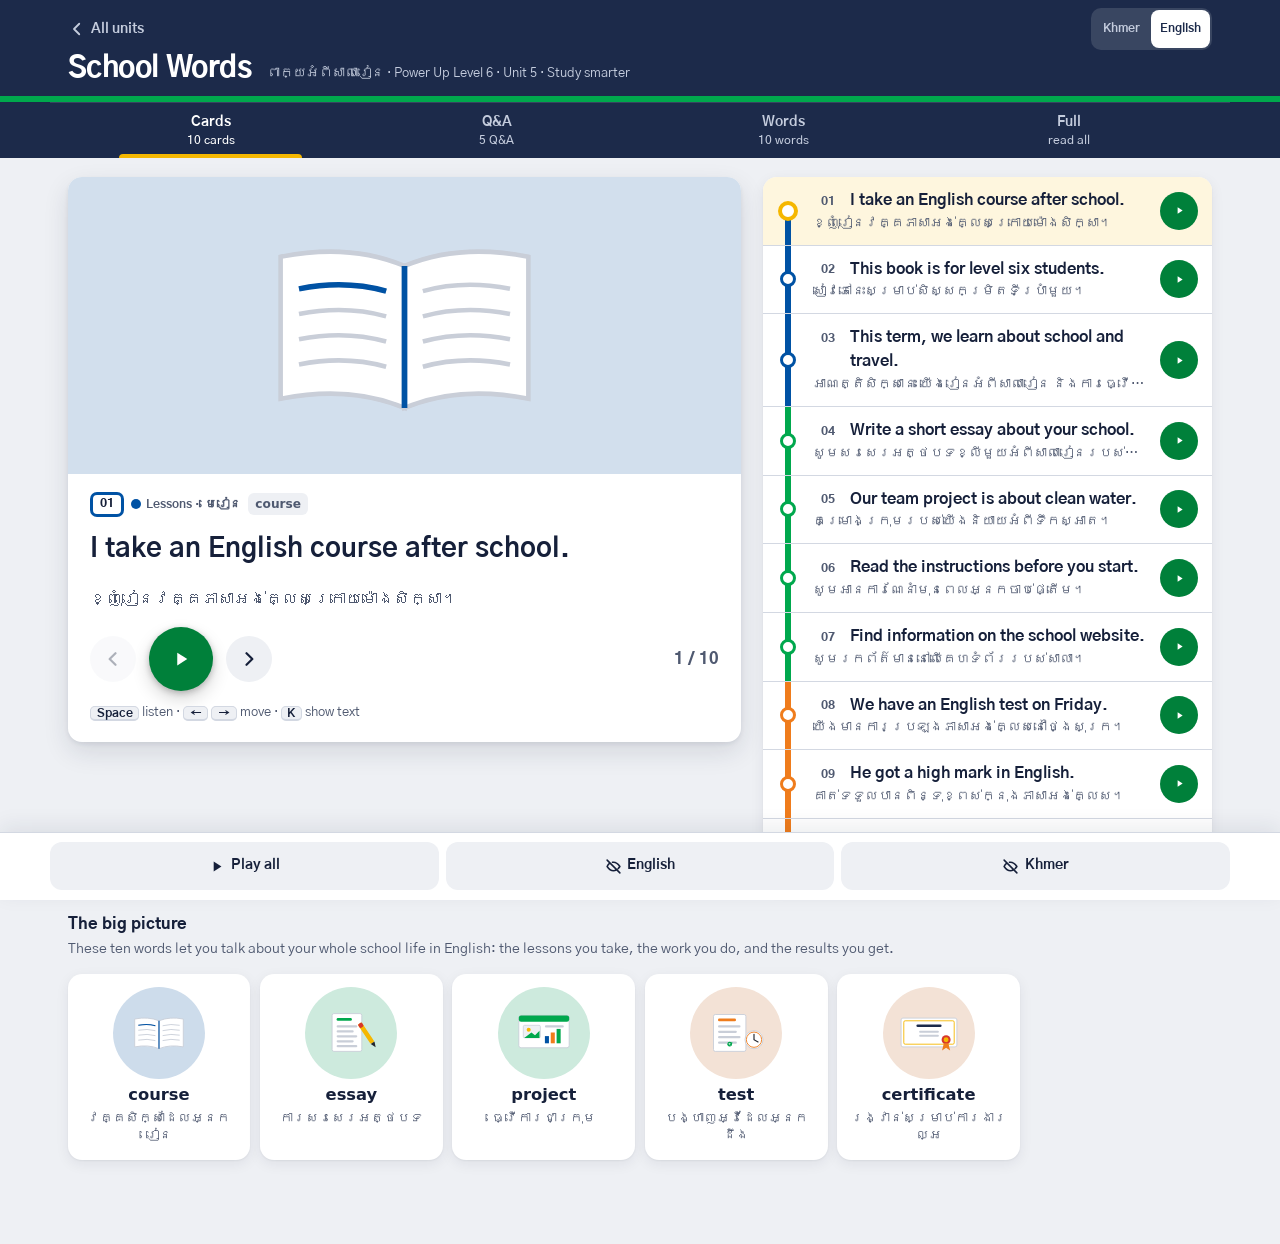
<file: power-up-6-unit-5-school-words/index.html>
<!doctype html>
<html lang="en" data-ui="en">
<head>
<meta charset="utf-8">
<meta name="viewport" content="width=device-width, initial-scale=1, viewport-fit=cover">
<title>School Words · ពាក្យអំពីសាលារៀន · Studybook</title>
<meta name="description" content="Ten school words from Power Up Level 6 Unit 5 for class 6B: picture cards with native English audio, Q&amp;A, vocabulary and full text, with Khmer translations.">
<meta name="theme-color" content="#1C2A4A">
<meta property="og:type" content="website">
<meta property="og:site_name" content="Steven&#x27;s English Studybook">
<meta property="og:title" content="School Words · ពាក្យអំពីសាលារៀន">
<meta property="og:description" content="Ten school words from Power Up Level 6 Unit 5 for class 6B: picture cards with native English audio, Q&amp;A, vocabulary and full text, with Khmer translations.">
<meta property="og:url" content="https://sivpe.github.io/studybook/power-up-6-unit-5-school-words/">
<meta property="og:image" content="https://sivpe.github.io/studybook/og/power-up-6-unit-5-school-words.png">
<meta property="og:image:width" content="1200">
<meta property="og:image:height" content="630">
<meta property="og:image:alt" content="School Words · ពាក្យអំពីសាលារៀន">
<meta name="twitter:card" content="summary_large_image">
<link rel="manifest" href="../manifest.webmanifest">
<link rel="icon" href="../icons/icon.svg" type="image/svg+xml">
<link rel="icon" href="../icons/favicon-32.png" sizes="32x32" type="image/png">
<link rel="apple-touch-icon" href="../icons/apple-touch-icon.png">
<link rel="apple-touch-icon" sizes="120x120" href="../icons/apple-touch-icon-120.png">
<link rel="apple-touch-icon" sizes="152x152" href="../icons/apple-touch-icon-152.png">
<link rel="apple-touch-icon" sizes="167x167" href="../icons/apple-touch-icon-167.png">
<link rel="apple-touch-icon" sizes="180x180" href="../icons/apple-touch-icon.png">
<meta name="apple-mobile-web-app-title" content="Studybook">
<meta name="apple-mobile-web-app-capable" content="yes">
<meta name="apple-mobile-web-app-status-bar-style" content="black-translucent">
<link rel="preconnect" href="https://fonts.googleapis.com">
<link rel="preconnect" href="https://fonts.gstatic.com" crossorigin>
<link rel="stylesheet" href="https://fonts.googleapis.com/css2?family=Gothic+A1:wght@400;500;700;800&display=swap">
<link rel="stylesheet" href="../assets/line.css?v=lyric2">
<link rel="stylesheet" href="../assets/unit.css?v=lyric2">
<script src="../assets/script.js?v=lyric2"></script>
</head>
<body data-unit="power-up-6-unit-5-school-words">
<header class="usign">
  <div class="wrap">
    <div class="row"><a class="back" href="../"><svg viewBox="0 0 24 24" fill="none" stroke="currentColor" stroke-width="2.4" stroke-linecap="round" stroke-linejoin="round" aria-hidden="true"><path d="M15 5l-7 7 7 7"/></svg><span class="ui-ko">노선도 · All units</span><span class="ui-en">All units</span></a><div class="script" role="group" aria-label="Show text in"><button type="button" data-set="en" aria-pressed="false">Khmer</button><button type="button" data-set="ko" aria-pressed="true" lang="en">English</button></div></div>
    <div class="utitle"><h1><span class="mk">School Words</span><span class="only-en">ពាក្យអំពីសាលារៀន</span></h1><p><span class="not-en">ពាក្យអំពីសាលារៀន · </span>Power Up Level 6 · Unit 5 · Study smarter</p></div>
  </div>
  <div class="stripe" aria-hidden="true"></div>
  <nav class="tabs wrap" role="tablist" aria-label="Unit parts">
    <button role="tab" data-tab="cards" aria-controls="p-cards"><span><span class="ui-ko">그림 카드</span><span class="ui-en">Cards</span></span><small>10 cards</small></button>
    <button role="tab" data-tab="qa" aria-controls="p-qa"><span><span class="ui-ko">Questions</span><span class="ui-en">Q&amp;A</span></span><small>5 Q&amp;A</small></button>
    <button role="tab" data-tab="voc" aria-controls="p-voc"><span><span class="ui-ko">단어</span><span class="ui-en">Words</span></span><small>10 words</small></button>
    <button role="tab" data-tab="full" aria-controls="p-full"><span><span class="ui-ko">전체</span><span class="ui-en">Full</span></span><small>read all</small></button>
  </nav>
</header>

<main class="wrap">
  <section class="panel" id="p-cards" role="tabpanel">
    <section class="eli" aria-label="The big picture"><h2>The big picture</h2><p class="eli-why">These ten words let you talk about your whole school life in English: the lessons you take, the work you do, and the results you get.</p><ol><li style="--lc:#0052A4"><img src="img/c1-book.svg" alt="" loading="lazy"><b class="has-en" lang="en">course</b><span>វគ្គសិក្សាដែលអ្នករៀន</span></li><li style="--lc:#00A84D"><img src="img/c4-essay.svg" alt="" loading="lazy"><b class="has-en" lang="en">essay</b><span>ការសរសេរអត្ថបទ</span></li><li style="--lc:#00A84D"><img src="img/c5-project.svg" alt="" loading="lazy"><b class="has-en" lang="en">project</b><span>ធ្វើការជាក្រុម</span></li><li style="--lc:#EF7C1C"><img src="img/c8-test.svg" alt="" loading="lazy"><b class="has-en" lang="en">test</b><span>បង្ហាញអ្វីដែលអ្នកដឹង</span></li><li style="--lc:#EF7C1C"><img src="img/c10-certificate.svg" alt="" loading="lazy"><b class="has-en" lang="en">certificate</b><span>រង្វាន់សម្រាប់ការងារល្អ</span></li></ol></section>
    <section class="map" aria-label="Sections"><h2>The route</h2><p class="note">One school term, in order: join a course, do your school work, then get your results.</p><ol><li data-sec="lessons" style="--lc:#0052A4"><button type="button"><span class="m-ko has-en" lang="en">Lessons</span><span class="m-en">មេរៀន</span></button></li><li data-sec="work" style="--lc:#00A84D"><button type="button"><span class="m-ko has-en" lang="en">School work</span><span class="m-en">ការងារសាលា</span></button></li><li data-sec="results" style="--lc:#EF7C1C"><button type="button"><span class="m-ko has-en" lang="en">Results</span><span class="m-en">លទ្ធផល</span></button></li></ol></section>
    
    <ol class="how"><li><b>1</b>Look at the picture</li><li><b>2</b>Recall the English in your head</li><li><b>3</b>Tap to check, then listen</li></ol>
    <div class="platform">
      <section class="stage" id="stage" aria-label="Now studying" aria-live="polite">
        <figure class="pic"><img src="img/c1-book.svg" alt=""></figure>
        <div class="st-body">
          <div class="ctop"></div>
          <p class="ko st-ko has-en" lang="en" tabindex="0"></p>
          <span class="prog" aria-hidden="true"><i></i></span>
          <p class="en st-en"></p>
          <div class="st-ctl">
            <button class="st-nav" id="stPrev" type="button" aria-label="Previous card"><svg viewBox="0 0 24 24" fill="none" stroke="currentColor" stroke-width="2.6" stroke-linecap="round" stroke-linejoin="round" aria-hidden="true"><path d="M15 5l-7 7 7 7"/></svg></button>
            <button class="bigplay" id="stPlay" type="button" aria-label="Listen"><svg viewBox="0 0 24 24" aria-hidden="true"><path class="i-play" d="M8 5v14l11-7z" fill="currentColor"/><path class="i-stop" d="M7 6h3.5v12H7zM13.5 6H17v12h-3.5z" fill="currentColor"/></svg></button>
            <button class="st-nav" id="stNext" type="button" aria-label="Next card"><svg viewBox="0 0 24 24" fill="none" stroke="currentColor" stroke-width="2.6" stroke-linecap="round" stroke-linejoin="round" aria-hidden="true"><path d="M9 5l7 7-7 7"/></svg></button>
            <span class="st-count"></span>
          </div>
          <p class="keys"><kbd>Space</kbd> listen · <kbd>←</kbd> <kbd>→</kbd> move · <kbd>K</kbd> show text</p>
        </div>
      </section>
      <div class="cards" role="list" aria-label="All lines"><article class="card" id="c1" data-sec="lessons" style="--lc:#0052A4"><figure class="pic flat"><img loading="lazy" src="img/c1-book.svg" alt="An open book for a course"><button class="cplay" type="button" data-au="audio/c1.mp3" aria-label="Listen to card 1"><svg viewBox="0 0 24 24" aria-hidden="true"><path class="i-play" d="M8 5v14l11-7z" fill="currentColor"/><path class="i-stop" d="M7 6h3.5v12H7zM13.5 6H17v12h-3.5z" fill="currentColor"/></svg></button></figure><div class="cbody"><div class="ctop"><span class="num">01</span><span class="sec-chip"><span class="mk" lang="en">Lessons&nbsp;· </span>មេរៀន</span><span class="hook" lang="en">course</span></div><p class="ko has-en" lang="en">I take an English course after school.</p><span class="prog" aria-hidden="true"><i></i></span><p class="en">ខ្ញុំរៀនវគ្គភាសាអង់គ្លេសក្រោយម៉ោងសិក្សា។</p></div><button class="rplay" type="button" data-au="audio/c1.mp3" aria-label="Listen to card 1"><svg viewBox="0 0 24 24" aria-hidden="true"><path class="i-play" d="M8 5v14l11-7z" fill="currentColor"/><path class="i-stop" d="M7 6h3.5v12H7zM13.5 6H17v12h-3.5z" fill="currentColor"/></svg></button></article><article class="card" id="c2" data-sec="lessons" style="--lc:#0052A4"><figure class="pic flat"><img loading="lazy" src="img/c2-level.svg" alt="Steps going up, for a level"><button class="cplay" type="button" data-au="audio/c2.mp3" aria-label="Listen to card 2"><svg viewBox="0 0 24 24" aria-hidden="true"><path class="i-play" d="M8 5v14l11-7z" fill="currentColor"/><path class="i-stop" d="M7 6h3.5v12H7zM13.5 6H17v12h-3.5z" fill="currentColor"/></svg></button></figure><div class="cbody"><div class="ctop"><span class="num">02</span><span class="sec-chip"><span class="mk" lang="en">Lessons&nbsp;· </span>មេរៀន</span><span class="hook" lang="en">level</span></div><p class="ko has-en" lang="en">This book is for level six students.</p><span class="prog" aria-hidden="true"><i></i></span><p class="en">សៀវភៅនេះសម្រាប់សិស្សកម្រិតទីប្រាំមួយ។</p></div><button class="rplay" type="button" data-au="audio/c2.mp3" aria-label="Listen to card 2"><svg viewBox="0 0 24 24" aria-hidden="true"><path class="i-play" d="M8 5v14l11-7z" fill="currentColor"/><path class="i-stop" d="M7 6h3.5v12H7zM13.5 6H17v12h-3.5z" fill="currentColor"/></svg></button></article><article class="card" id="c3" data-sec="lessons" style="--lc:#0052A4"><figure class="pic flat"><img loading="lazy" src="img/c3-calendar.svg" alt="A school calendar for the term"><button class="cplay" type="button" data-au="audio/c3.mp3" aria-label="Listen to card 3"><svg viewBox="0 0 24 24" aria-hidden="true"><path class="i-play" d="M8 5v14l11-7z" fill="currentColor"/><path class="i-stop" d="M7 6h3.5v12H7zM13.5 6H17v12h-3.5z" fill="currentColor"/></svg></button></figure><div class="cbody"><div class="ctop"><span class="num">03</span><span class="sec-chip"><span class="mk" lang="en">Lessons&nbsp;· </span>មេរៀន</span><span class="hook" lang="en">term</span></div><p class="ko has-en" lang="en">This term, we learn about school and travel.</p><span class="prog" aria-hidden="true"><i></i></span><p class="en">អាណត្តិសិក្សានេះ យើងរៀនអំពីសាលារៀន និងការធ្វើដំណើរ។</p></div><button class="rplay" type="button" data-au="audio/c3.mp3" aria-label="Listen to card 3"><svg viewBox="0 0 24 24" aria-hidden="true"><path class="i-play" d="M8 5v14l11-7z" fill="currentColor"/><path class="i-stop" d="M7 6h3.5v12H7zM13.5 6H17v12h-3.5z" fill="currentColor"/></svg></button></article><article class="card" id="c4" data-sec="work" style="--lc:#00A84D"><figure class="pic flat"><img loading="lazy" src="img/c4-essay.svg" alt="A page of writing for an essay"><button class="cplay" type="button" data-au="audio/c4.mp3" aria-label="Listen to card 4"><svg viewBox="0 0 24 24" aria-hidden="true"><path class="i-play" d="M8 5v14l11-7z" fill="currentColor"/><path class="i-stop" d="M7 6h3.5v12H7zM13.5 6H17v12h-3.5z" fill="currentColor"/></svg></button></figure><div class="cbody"><div class="ctop"><span class="num">04</span><span class="sec-chip"><span class="mk" lang="en">School work&nbsp;· </span>ការងារសាលា</span><span class="hook" lang="en">essay</span></div><p class="ko has-en" lang="en">Write a short essay about your school.</p><span class="prog" aria-hidden="true"><i></i></span><p class="en">សូមសរសេរអត្ថបទខ្លីមួយអំពីសាលារៀនរបស់អ្នក។</p></div><button class="rplay" type="button" data-au="audio/c4.mp3" aria-label="Listen to card 4"><svg viewBox="0 0 24 24" aria-hidden="true"><path class="i-play" d="M8 5v14l11-7z" fill="currentColor"/><path class="i-stop" d="M7 6h3.5v12H7zM13.5 6H17v12h-3.5z" fill="currentColor"/></svg></button></article><article class="card" id="c5" data-sec="work" style="--lc:#00A84D"><figure class="pic flat"><img loading="lazy" src="img/c5-project.svg" alt="A poster board for a project"><button class="cplay" type="button" data-au="audio/c5.mp3" aria-label="Listen to card 5"><svg viewBox="0 0 24 24" aria-hidden="true"><path class="i-play" d="M8 5v14l11-7z" fill="currentColor"/><path class="i-stop" d="M7 6h3.5v12H7zM13.5 6H17v12h-3.5z" fill="currentColor"/></svg></button></figure><div class="cbody"><div class="ctop"><span class="num">05</span><span class="sec-chip"><span class="mk" lang="en">School work&nbsp;· </span>ការងារសាលា</span><span class="hook" lang="en">project</span></div><p class="ko has-en" lang="en">Our team project is about clean water.</p><span class="prog" aria-hidden="true"><i></i></span><p class="en">គម្រោងក្រុមរបស់យើងនិយាយអំពីទឹកស្អាត។</p></div><button class="rplay" type="button" data-au="audio/c5.mp3" aria-label="Listen to card 5"><svg viewBox="0 0 24 24" aria-hidden="true"><path class="i-play" d="M8 5v14l11-7z" fill="currentColor"/><path class="i-stop" d="M7 6h3.5v12H7zM13.5 6H17v12h-3.5z" fill="currentColor"/></svg></button></article><article class="card" id="c6" data-sec="work" style="--lc:#00A84D"><figure class="pic flat"><img loading="lazy" src="img/c6-instructions.svg" alt="A clipboard with instructions"><button class="cplay" type="button" data-au="audio/c6.mp3" aria-label="Listen to card 6"><svg viewBox="0 0 24 24" aria-hidden="true"><path class="i-play" d="M8 5v14l11-7z" fill="currentColor"/><path class="i-stop" d="M7 6h3.5v12H7zM13.5 6H17v12h-3.5z" fill="currentColor"/></svg></button></figure><div class="cbody"><div class="ctop"><span class="num">06</span><span class="sec-chip"><span class="mk" lang="en">School work&nbsp;· </span>ការងារសាលា</span><span class="hook" lang="en">instructions</span></div><p class="ko has-en" lang="en">Read the instructions before you start.</p><span class="prog" aria-hidden="true"><i></i></span><p class="en">សូមអានការណែនាំមុនពេលអ្នកចាប់ផ្តើម។</p></div><button class="rplay" type="button" data-au="audio/c6.mp3" aria-label="Listen to card 6"><svg viewBox="0 0 24 24" aria-hidden="true"><path class="i-play" d="M8 5v14l11-7z" fill="currentColor"/><path class="i-stop" d="M7 6h3.5v12H7zM13.5 6H17v12h-3.5z" fill="currentColor"/></svg></button></article><article class="card" id="c7" data-sec="work" style="--lc:#00A84D"><figure class="pic flat"><img loading="lazy" src="img/c7-information.svg" alt="An information sign"><button class="cplay" type="button" data-au="audio/c7.mp3" aria-label="Listen to card 7"><svg viewBox="0 0 24 24" aria-hidden="true"><path class="i-play" d="M8 5v14l11-7z" fill="currentColor"/><path class="i-stop" d="M7 6h3.5v12H7zM13.5 6H17v12h-3.5z" fill="currentColor"/></svg></button></figure><div class="cbody"><div class="ctop"><span class="num">07</span><span class="sec-chip"><span class="mk" lang="en">School work&nbsp;· </span>ការងារសាលា</span><span class="hook" lang="en">information</span></div><p class="ko has-en" lang="en">Find information on the school website.</p><span class="prog" aria-hidden="true"><i></i></span><p class="en">សូមរកព័ត៌មាននៅលើគេហទំព័ររបស់សាលា។</p></div><button class="rplay" type="button" data-au="audio/c7.mp3" aria-label="Listen to card 7"><svg viewBox="0 0 24 24" aria-hidden="true"><path class="i-play" d="M8 5v14l11-7z" fill="currentColor"/><path class="i-stop" d="M7 6h3.5v12H7zM13.5 6H17v12h-3.5z" fill="currentColor"/></svg></button></article><article class="card" id="c8" data-sec="results" style="--lc:#EF7C1C"><figure class="pic flat"><img loading="lazy" src="img/c8-test.svg" alt="A test paper with a clock"><button class="cplay" type="button" data-au="audio/c8.mp3" aria-label="Listen to card 8"><svg viewBox="0 0 24 24" aria-hidden="true"><path class="i-play" d="M8 5v14l11-7z" fill="currentColor"/><path class="i-stop" d="M7 6h3.5v12H7zM13.5 6H17v12h-3.5z" fill="currentColor"/></svg></button></figure><div class="cbody"><div class="ctop"><span class="num">08</span><span class="sec-chip"><span class="mk" lang="en">Results&nbsp;· </span>លទ្ធផល</span><span class="hook" lang="en">test</span></div><p class="ko has-en" lang="en">We have an English test on Friday.</p><span class="prog" aria-hidden="true"><i></i></span><p class="en">យើងមានការប្រឡងភាសាអង់គ្លេសនៅថ្ងៃសុក្រ។</p></div><button class="rplay" type="button" data-au="audio/c8.mp3" aria-label="Listen to card 8"><svg viewBox="0 0 24 24" aria-hidden="true"><path class="i-play" d="M8 5v14l11-7z" fill="currentColor"/><path class="i-stop" d="M7 6h3.5v12H7zM13.5 6H17v12h-3.5z" fill="currentColor"/></svg></button></article><article class="card" id="c9" data-sec="results" style="--lc:#EF7C1C"><figure class="pic flat"><img loading="lazy" src="img/c9-mark.svg" alt="A paper with a top mark"><button class="cplay" type="button" data-au="audio/c9.mp3" aria-label="Listen to card 9"><svg viewBox="0 0 24 24" aria-hidden="true"><path class="i-play" d="M8 5v14l11-7z" fill="currentColor"/><path class="i-stop" d="M7 6h3.5v12H7zM13.5 6H17v12h-3.5z" fill="currentColor"/></svg></button></figure><div class="cbody"><div class="ctop"><span class="num">09</span><span class="sec-chip"><span class="mk" lang="en">Results&nbsp;· </span>លទ្ធផល</span><span class="hook" lang="en">mark</span></div><p class="ko has-en" lang="en">He got a high mark in English.</p><span class="prog" aria-hidden="true"><i></i></span><p class="en">គាត់ទទួលបានពិន្ទុខ្ពស់ក្នុងភាសាអង់គ្លេស។</p></div><button class="rplay" type="button" data-au="audio/c9.mp3" aria-label="Listen to card 9"><svg viewBox="0 0 24 24" aria-hidden="true"><path class="i-play" d="M8 5v14l11-7z" fill="currentColor"/><path class="i-stop" d="M7 6h3.5v12H7zM13.5 6H17v12h-3.5z" fill="currentColor"/></svg></button></article><article class="card" id="c10" data-sec="results" style="--lc:#EF7C1C"><figure class="pic flat"><img loading="lazy" src="img/c10-certificate.svg" alt="A certificate with a ribbon"><button class="cplay" type="button" data-au="audio/c10.mp3" aria-label="Listen to card 10"><svg viewBox="0 0 24 24" aria-hidden="true"><path class="i-play" d="M8 5v14l11-7z" fill="currentColor"/><path class="i-stop" d="M7 6h3.5v12H7zM13.5 6H17v12h-3.5z" fill="currentColor"/></svg></button></figure><div class="cbody"><div class="ctop"><span class="num">10</span><span class="sec-chip"><span class="mk" lang="en">Results&nbsp;· </span>លទ្ធផល</span><span class="hook" lang="en">certificate</span></div><p class="ko has-en" lang="en">She got a certificate for her good work.</p><span class="prog" aria-hidden="true"><i></i></span><p class="en">នាងទទួលបានវិញ្ញាបនបត្រសម្រាប់ការងារល្អរបស់នាង។</p></div><button class="rplay" type="button" data-au="audio/c10.mp3" aria-label="Listen to card 10"><svg viewBox="0 0 24 24" aria-hidden="true"><path class="i-play" d="M8 5v14l11-7z" fill="currentColor"/><path class="i-stop" d="M7 6h3.5v12H7zM13.5 6H17v12h-3.5z" fill="currentColor"/></svg></button></article></div>
    </div>
    
  </section>
  <section class="panel" id="p-qa" role="tabpanel"><h2 class="qsec">Traps <small>Easy mistakes · read these first</small></h2><p class="note">Two mix-ups learners make with these words.</p><article class="qa trap"><div class="qhead"><button class="q" type="button" aria-expanded="false" aria-controls="qa1"><span class="qm">Q</span><span class="qt"><span class="qko has-en" lang="en">Is a test the same as an exam?</span><span class="qen">តើតេស្តដូចគ្នានឹងការប្រឡងធំដែរឬទេ?</span></span><svg class="chev" viewBox="0 0 24 24" fill="none" stroke="currentColor" stroke-width="2.4" stroke-linecap="round" aria-hidden="true"><path d="M6 9l6 6 6-6"/></svg></button><button class="listen mini" type="button" data-au="audio/qt1.mp3" aria-label="Listen"><svg viewBox="0 0 24 24" aria-hidden="true"><path d="M8 5v14l11-7z" fill="currentColor"/></svg></button></div><div class="a" id="qa1"><p class="ako has-en" lang="en">No. A test is short and in class. An exam is longer and more important.</p><p class="aen">ទេ។ តេស្តខ្លី ហើយធ្វើក្នុងថ្នាក់។ ការប្រឡងធំវែងជាង ហើយសំខាន់ជាង។</p><p class="why">Your Friday English test is a test, not an exam.</p><button class="listen" type="button" data-au="audio/at1.mp3"><svg viewBox="0 0 24 24" aria-hidden="true"><path d="M8 5v14l11-7z" fill="currentColor"/></svg><span><span class="ui-ko">듣기 · Listen</span><span class="ui-en">Listen</span></span></button></div></article><article class="qa trap"><div class="qhead"><button class="q" type="button" aria-expanded="false" aria-controls="qa2"><span class="qm">Q</span><span class="qt"><span class="qko has-en" lang="en">Do I say mark or point for my score?</span><span class="qen">តើខ្ញុំគួរនិយាយ mark ឬ point សម្រាប់ពិន្ទុរបស់ខ្ញុំ?</span></span><svg class="chev" viewBox="0 0 24 24" fill="none" stroke="currentColor" stroke-width="2.4" stroke-linecap="round" aria-hidden="true"><path d="M6 9l6 6 6-6"/></svg></button><button class="listen mini" type="button" data-au="audio/qt2.mp3" aria-label="Listen"><svg viewBox="0 0 24 24" aria-hidden="true"><path d="M8 5v14l11-7z" fill="currentColor"/></svg></button></div><div class="a" id="qa2"><p class="ako has-en" lang="en">Say mark for school work. A point is one small part of a mark.</p><p class="aen">សូមនិយាយ mark សម្រាប់ការងារសាលា។ point គឺជាផ្នែកតូចមួយនៃពិន្ទុ។</p><p class="why">British English uses mark: a high mark, a low mark, 10 out of 10.</p><button class="listen" type="button" data-au="audio/at2.mp3"><svg viewBox="0 0 24 24" aria-hidden="true"><path d="M8 5v14l11-7z" fill="currentColor"/></svg><span><span class="ui-ko">듣기 · Listen</span><span class="ui-en">Listen</span></span></button></div></article><h2 class="qsec">In class <small>Questions your teacher may ask you</small></h2><p class="note">Answer in your head, then tap Listen to compare.</p><article class="qa"><div class="qhead"><button class="q" type="button" aria-expanded="false" aria-controls="qa3"><span class="qm">Q</span><span class="qt"><span class="qko has-en" lang="en">What course are you taking?</span><span class="qen">តើអ្នកកំពុងរៀនវគ្គអ្វី?</span></span><svg class="chev" viewBox="0 0 24 24" fill="none" stroke="currentColor" stroke-width="2.4" stroke-linecap="round" aria-hidden="true"><path d="M6 9l6 6 6-6"/></svg></button><button class="listen mini" type="button" data-au="audio/qc1.mp3" aria-label="Listen"><svg viewBox="0 0 24 24" aria-hidden="true"><path d="M8 5v14l11-7z" fill="currentColor"/></svg></button></div><div class="a" id="qa3"><p class="ako has-en" lang="en">I am taking an English course at level six.</p><p class="aen">ខ្ញុំកំពុងរៀនវគ្គភាសាអង់គ្លេសនៅកម្រិតទីប្រាំមួយ។</p><button class="listen" type="button" data-au="audio/ac1.mp3"><svg viewBox="0 0 24 24" aria-hidden="true"><path d="M8 5v14l11-7z" fill="currentColor"/></svg><span><span class="ui-ko">듣기 · Listen</span><span class="ui-en">Listen</span></span></button></div></article><article class="qa"><div class="qhead"><button class="q" type="button" aria-expanded="false" aria-controls="qa4"><span class="qm">Q</span><span class="qt"><span class="qko has-en" lang="en">When is your next test?</span><span class="qen">តើតេស្តបន្ទាប់របស់អ្នកនៅពេលណា?</span></span><svg class="chev" viewBox="0 0 24 24" fill="none" stroke="currentColor" stroke-width="2.4" stroke-linecap="round" aria-hidden="true"><path d="M6 9l6 6 6-6"/></svg></button><button class="listen mini" type="button" data-au="audio/qc2.mp3" aria-label="Listen"><svg viewBox="0 0 24 24" aria-hidden="true"><path d="M8 5v14l11-7z" fill="currentColor"/></svg></button></div><div class="a" id="qa4"><p class="ako has-en" lang="en">My next English test is on Friday.</p><p class="aen">តេស្តភាសាអង់គ្លេសបន្ទាប់របស់ខ្ញុំគឺនៅថ្ងៃសុក្រ។</p><button class="listen" type="button" data-au="audio/ac2.mp3"><svg viewBox="0 0 24 24" aria-hidden="true"><path d="M8 5v14l11-7z" fill="currentColor"/></svg><span><span class="ui-ko">듣기 · Listen</span><span class="ui-en">Listen</span></span></button></div></article><article class="qa"><div class="qhead"><button class="q" type="button" aria-expanded="false" aria-controls="qa5"><span class="qm">Q</span><span class="qt"><span class="qko has-en" lang="en">What mark did you get for your essay?</span><span class="qen">តើអ្នកទទួលបានពិន្ទុប៉ុន្មានសម្រាប់អត្ថបទរបស់អ្នក?</span></span><svg class="chev" viewBox="0 0 24 24" fill="none" stroke="currentColor" stroke-width="2.4" stroke-linecap="round" aria-hidden="true"><path d="M6 9l6 6 6-6"/></svg></button><button class="listen mini" type="button" data-au="audio/qc3.mp3" aria-label="Listen"><svg viewBox="0 0 24 24" aria-hidden="true"><path d="M8 5v14l11-7z" fill="currentColor"/></svg></button></div><div class="a" id="qa5"><p class="ako has-en" lang="en">I got a high mark for my essay.</p><p class="aen">ខ្ញុំទទួលបានពិន្ទុខ្ពស់សម្រាប់អត្ថបទរបស់ខ្ញុំ។</p><button class="listen" type="button" data-au="audio/ac3.mp3"><svg viewBox="0 0 24 24" aria-hidden="true"><path d="M8 5v14l11-7z" fill="currentColor"/></svg><span><span class="ui-ko">듣기 · Listen</span><span class="ui-en">Listen</span></span></button></div></article><h2 class="qsec">When you are stuck <small>Lines that help you in class</small></h2><p class="note">Short lines that always work.</p><div class="surv"><span class="sko" lang="en"><span class="mk">Can you repeat the instructions, please?</span><span class="sen">សូមលោកគ្រូនិយាយការណែនាំម្តងទៀតបានទេ?</span></span><button class="listen mini" type="button" data-au="audio/s1.mp3" aria-label="Listen"><svg viewBox="0 0 24 24" aria-hidden="true"><path d="M8 5v14l11-7z" fill="currentColor"/></svg></button></div><div class="surv"><span class="sko" lang="en"><span class="mk">I need more information, please.</span><span class="sen">ខ្ញុំត្រូវការព័ត៌មានបន្ថែម សូម។</span></span><button class="listen mini" type="button" data-au="audio/s2.mp3" aria-label="Listen"><svg viewBox="0 0 24 24" aria-hidden="true"><path d="M8 5v14l11-7z" fill="currentColor"/></svg></button></div></section>
  <section class="panel" id="p-voc" role="tabpanel">
    <p class="note">Tap a word's play button to hear it. Hide one side, then recall it before you tap to check.</p>
    <h2 class="vgrp" style="--lc:#0052A4">Lessons</h2><ul class="vlist"><li class="voc"><button class="listen mini" type="button" data-au="audio/v01.mp3" aria-label="Listen"><svg viewBox="0 0 24 24" aria-hidden="true"><path d="M8 5v14l11-7z" fill="currentColor"/></svg></button><span class="vmain"><span class="vtop"><span class="vko has-en" lang="en">course</span><span class="vpos" lang="en">(noun)</span></span><span class="vdef" lang="en">Lessons you take to learn a subject.</span></span><span class="ven">វគ្គសិក្សា</span></li><li class="voc"><button class="listen mini" type="button" data-au="audio/v02.mp3" aria-label="Listen"><svg viewBox="0 0 24 24" aria-hidden="true"><path d="M8 5v14l11-7z" fill="currentColor"/></svg></button><span class="vmain"><span class="vtop"><span class="vko has-en" lang="en">level</span><span class="vpos" lang="en">(noun)</span></span><span class="vdef" lang="en">A stage of learning; how good you are at something.</span></span><span class="ven">កម្រិត</span></li><li class="voc"><button class="listen mini" type="button" data-au="audio/v03.mp3" aria-label="Listen"><svg viewBox="0 0 24 24" aria-hidden="true"><path d="M8 5v14l11-7z" fill="currentColor"/></svg></button><span class="vmain"><span class="vtop"><span class="vko has-en" lang="en">term</span><span class="vpos" lang="en">(noun)</span></span><span class="vdef" lang="en">One part of the school year.</span></span><span class="ven">អាណត្តិសិក្សា</span></li></ul><h2 class="vgrp" style="--lc:#00A84D">School work</h2><ul class="vlist"><li class="voc"><button class="listen mini" type="button" data-au="audio/v04.mp3" aria-label="Listen"><svg viewBox="0 0 24 24" aria-hidden="true"><path d="M8 5v14l11-7z" fill="currentColor"/></svg></button><span class="vmain"><span class="vtop"><span class="vko has-en" lang="en">essay</span><span class="vpos" lang="en">(noun)</span></span><span class="vdef" lang="en">A short piece of writing about one subject.</span></span><span class="ven">អត្ថបទ</span></li><li class="voc"><button class="listen mini" type="button" data-au="audio/v05.mp3" aria-label="Listen"><svg viewBox="0 0 24 24" aria-hidden="true"><path d="M8 5v14l11-7z" fill="currentColor"/></svg></button><span class="vmain"><span class="vtop"><span class="vko has-en" lang="en">project</span><span class="vpos" lang="en">(noun)</span></span><span class="vdef" lang="en">A big piece of work that you plan and make.</span></span><span class="ven">គម្រោង</span></li><li class="voc"><button class="listen mini" type="button" data-au="audio/v06.mp3" aria-label="Listen"><svg viewBox="0 0 24 24" aria-hidden="true"><path d="M8 5v14l11-7z" fill="currentColor"/></svg></button><span class="vmain"><span class="vtop"><span class="vko has-en" lang="en">instructions</span><span class="vpos" lang="en">(noun)</span></span><span class="vdef" lang="en">Words that tell you how to do something.</span></span><span class="ven">ការណែនាំ</span></li><li class="voc"><button class="listen mini" type="button" data-au="audio/v07.mp3" aria-label="Listen"><svg viewBox="0 0 24 24" aria-hidden="true"><path d="M8 5v14l11-7z" fill="currentColor"/></svg></button><span class="vmain"><span class="vtop"><span class="vko has-en" lang="en">information</span><span class="vpos" lang="en">(noun)</span></span><span class="vdef" lang="en">Facts and details about something.</span></span><span class="ven">ព័ត៌មាន</span></li></ul><h2 class="vgrp" style="--lc:#EF7C1C">Results</h2><ul class="vlist"><li class="voc"><button class="listen mini" type="button" data-au="audio/v08.mp3" aria-label="Listen"><svg viewBox="0 0 24 24" aria-hidden="true"><path d="M8 5v14l11-7z" fill="currentColor"/></svg></button><span class="vmain"><span class="vtop"><span class="vko has-en" lang="en">test</span><span class="vpos" lang="en">(noun)</span></span><span class="vdef" lang="en">Questions you answer to show what you know.</span></span><span class="ven">តេស្ត / ការប្រឡងខ្លី</span></li><li class="voc"><button class="listen mini" type="button" data-au="audio/v09.mp3" aria-label="Listen"><svg viewBox="0 0 24 24" aria-hidden="true"><path d="M8 5v14l11-7z" fill="currentColor"/></svg></button><span class="vmain"><span class="vtop"><span class="vko has-en" lang="en">mark</span><span class="vpos" lang="en">(noun)</span></span><span class="vdef" lang="en">A number or grade that shows how good your work is.</span></span><span class="ven">ពិន្ទុ</span></li><li class="voc"><button class="listen mini" type="button" data-au="audio/v10.mp3" aria-label="Listen"><svg viewBox="0 0 24 24" aria-hidden="true"><path d="M8 5v14l11-7z" fill="currentColor"/></svg></button><span class="vmain"><span class="vtop"><span class="vko has-en" lang="en">certificate</span><span class="vpos" lang="en">(noun)</span></span><span class="vdef" lang="en">An official paper that says you passed or finished something.</span></span><span class="ven">វិញ្ញាបនបត្រ</span></li></ul>
  </section>
  <section class="panel full" id="p-full" role="tabpanel"><h2>The term, start to finish</h2><h3>Lessons · មេរៀន</h3><p class="fko has-en" lang="en">I take an English course after school. This book is for level six students. This term, we learn about school and travel.</p><p class="fen">ខ្ញុំរៀនវគ្គភាសាអង់គ្លេសក្រោយម៉ោងសិក្សា។ សៀវភៅនេះសម្រាប់សិស្សកម្រិតទីប្រាំមួយ។ អាណត្តិសិក្សានេះ យើងរៀនអំពីសាលារៀន និងការធ្វើដំណើរ។</p><h3>School work · ការងារសាលា</h3><p class="fko has-en" lang="en">Write a short essay about your school. Our team project is about clean water. Read the instructions before you start. Find information on the school website.</p><p class="fen">សូមសរសេរអត្ថបទខ្លីមួយអំពីសាលារៀនរបស់អ្នក។ គម្រោងក្រុមរបស់យើងនិយាយអំពីទឹកស្អាត។ សូមអានការណែនាំមុនពេលអ្នកចាប់ផ្តើម។ សូមរកព័ត៌មាននៅលើគេហទំព័ររបស់សាលា។</p><h3>Results · លទ្ធផល</h3><p class="fko has-en" lang="en">We have an English test on Friday. He got a high mark in English. She got a certificate for her good work.</p><p class="fen">យើងមានការប្រឡងភាសាអង់គ្លេសនៅថ្ងៃសុក្រ។ គាត់ទទួលបានពិន្ទុខ្ពស់ក្នុងភាសាអង់គ្លេស។ នាងទទួលបានវិញ្ញាបនបត្រសម្រាប់ការងារល្អរបស់នាង។</p><h2>Questions · Q&amp;A</h2><h3>Traps</h3><div class="fqa"><p class="fq has-en" lang="en">Q. Is a test the same as an exam?</p><p class="fsub">Q. តើតេស្តដូចគ្នានឹងការប្រឡងធំដែរឬទេ?</p><p class="fa has-en" lang="en">A. No. A test is short and in class. An exam is longer and more important.</p><p class="fsub">A. ទេ។ តេស្តខ្លី ហើយធ្វើក្នុងថ្នាក់។ ការប្រឡងធំវែងជាង ហើយសំខាន់ជាង។</p></div><div class="fqa"><p class="fq has-en" lang="en">Q. Do I say mark or point for my score?</p><p class="fsub">Q. តើខ្ញុំគួរនិយាយ mark ឬ point សម្រាប់ពិន្ទុរបស់ខ្ញុំ?</p><p class="fa has-en" lang="en">A. Say mark for school work. A point is one small part of a mark.</p><p class="fsub">A. សូមនិយាយ mark សម្រាប់ការងារសាលា។ point គឺជាផ្នែកតូចមួយនៃពិន្ទុ។</p></div><h3>In class</h3><div class="fqa"><p class="fq has-en" lang="en">Q. What course are you taking?</p><p class="fsub">Q. តើអ្នកកំពុងរៀនវគ្គអ្វី?</p><p class="fa has-en" lang="en">A. I am taking an English course at level six.</p><p class="fsub">A. ខ្ញុំកំពុងរៀនវគ្គភាសាអង់គ្លេសនៅកម្រិតទីប្រាំមួយ។</p></div><div class="fqa"><p class="fq has-en" lang="en">Q. When is your next test?</p><p class="fsub">Q. តើតេស្តបន្ទាប់របស់អ្នកនៅពេលណា?</p><p class="fa has-en" lang="en">A. My next English test is on Friday.</p><p class="fsub">A. តេស្តភាសាអង់គ្លេសបន្ទាប់របស់ខ្ញុំគឺនៅថ្ងៃសុក្រ។</p></div><div class="fqa"><p class="fq has-en" lang="en">Q. What mark did you get for your essay?</p><p class="fsub">Q. តើអ្នកទទួលបានពិន្ទុប៉ុន្មានសម្រាប់អត្ថបទរបស់អ្នក?</p><p class="fa has-en" lang="en">A. I got a high mark for my essay.</p><p class="fsub">A. ខ្ញុំទទួលបានពិន្ទុខ្ពស់សម្រាប់អត្ថបទរបស់ខ្ញុំ។</p></div><h3>When you are stuck</h3><div class="fqa"><p class="fa has-en" lang="en">Can you repeat the instructions, please?</p><p class="fsub">សូមលោកគ្រូនិយាយការណែនាំម្តងទៀតបានទេ?</p></div><div class="fqa"><p class="fa has-en" lang="en">I need more information, please.</p><p class="fsub">ខ្ញុំត្រូវការព័ត៌មានបន្ថែម សូម។</p></div><h2>단어 · Vocabulary (10)</h2><h3>Lessons</h3><div class="fvoc"><div class="fv"><b class="has-en" lang="en">course</b><small class="fpos">(noun)</small><i class="fdef">Lessons you take to learn a subject.</i><span>វគ្គសិក្សា</span></div><div class="fv"><b class="has-en" lang="en">level</b><small class="fpos">(noun)</small><i class="fdef">A stage of learning; how good you are at something.</i><span>កម្រិត</span></div><div class="fv"><b class="has-en" lang="en">term</b><small class="fpos">(noun)</small><i class="fdef">One part of the school year.</i><span>អាណត្តិសិក្សា</span></div></div><h3>School work</h3><div class="fvoc"><div class="fv"><b class="has-en" lang="en">essay</b><small class="fpos">(noun)</small><i class="fdef">A short piece of writing about one subject.</i><span>អត្ថបទ</span></div><div class="fv"><b class="has-en" lang="en">project</b><small class="fpos">(noun)</small><i class="fdef">A big piece of work that you plan and make.</i><span>គម្រោង</span></div><div class="fv"><b class="has-en" lang="en">instructions</b><small class="fpos">(noun)</small><i class="fdef">Words that tell you how to do something.</i><span>ការណែនាំ</span></div><div class="fv"><b class="has-en" lang="en">information</b><small class="fpos">(noun)</small><i class="fdef">Facts and details about something.</i><span>ព័ត៌មាន</span></div></div><h3>Results</h3><div class="fvoc"><div class="fv"><b class="has-en" lang="en">test</b><small class="fpos">(noun)</small><i class="fdef">Questions you answer to show what you know.</i><span>តេស្ត / ការប្រឡងខ្លី</span></div><div class="fv"><b class="has-en" lang="en">mark</b><small class="fpos">(noun)</small><i class="fdef">A number or grade that shows how good your work is.</i><span>ពិន្ទុ</span></div><div class="fv"><b class="has-en" lang="en">certificate</b><small class="fpos">(noun)</small><i class="fdef">An official paper that says you passed or finished something.</i><span>វិញ្ញាបនបត្រ</span></div></div></section>
</main>

<div class="dock">
  <div class="acts" id="a-cards">
    <button class="btn primary" id="openFocus" type="button"><svg viewBox="0 0 24 24" fill="none" stroke="currentColor" stroke-width="2.2" stroke-linecap="round" stroke-linejoin="round" aria-hidden="true"><path d="M4 9V5h4M20 9V5h-4M4 15v4h4M20 15v4h-4"/></svg><span class="ui-ko">집중</span><span class="ui-en">Focus</span></button>
    <button class="btn" id="playAll" type="button" aria-pressed="false"><svg viewBox="0 0 24 24" aria-hidden="true"><path d="M8 5v14l11-7z" fill="currentColor"/></svg><span><span class="ui-ko">전체 듣기</span><span class="ui-en">Play all</span></span></button>
    <button class="btn" type="button" data-toggle="hide-ko" aria-pressed="false" aria-label="Hide English"><svg viewBox="0 0 24 24" fill="none" stroke="currentColor" stroke-width="2.2" stroke-linecap="round" stroke-linejoin="round" aria-hidden="true"><path d="M3 3l18 18M10.6 6.1A9.8 9.8 0 0 1 12 6c5 0 9 6 9 6a17 17 0 0 1-2.6 3.2M6.3 7.6C4.2 9.2 3 12 3 12s4 6 9 6c1.4 0 2.7-.4 3.8-1"/></svg>English</button>
    <button class="btn" type="button" data-toggle="hide-en" aria-pressed="false" aria-label="Hide Khmer"><svg viewBox="0 0 24 24" fill="none" stroke="currentColor" stroke-width="2.2" stroke-linecap="round" stroke-linejoin="round" aria-hidden="true"><path d="M3 3l18 18M10.6 6.1A9.8 9.8 0 0 1 12 6c5 0 9 6 9 6a17 17 0 0 1-2.6 3.2M6.3 7.6C4.2 9.2 3 12 3 12s4 6 9 6c1.4 0 2.7-.4 3.8-1"/></svg>Khmer</button>
  </div>
  <div class="acts" id="a-qa" hidden>
    <button class="btn" type="button" data-toggle="reveal-all" aria-pressed="false"><span class="ui-ko">답 모두 보기 · Show all answers</span><span class="ui-en">Show all answers</span></button>
  </div>
  <div class="acts" id="a-voc" hidden>
    <button class="btn" type="button" data-toggle="hide-vko" aria-pressed="false"><svg viewBox="0 0 24 24" fill="none" stroke="currentColor" stroke-width="2.2" stroke-linecap="round" stroke-linejoin="round" aria-hidden="true"><path d="M3 3l18 18M10.6 6.1A9.8 9.8 0 0 1 12 6c5 0 9 6 9 6a17 17 0 0 1-2.6 3.2M6.3 7.6C4.2 9.2 3 12 3 12s4 6 9 6c1.4 0 2.7-.4 3.8-1"/></svg>Hide English</button>
    <button class="btn" type="button" data-toggle="hide-ven" aria-pressed="false"><svg viewBox="0 0 24 24" fill="none" stroke="currentColor" stroke-width="2.2" stroke-linecap="round" stroke-linejoin="round" aria-hidden="true"><path d="M3 3l18 18M10.6 6.1A9.8 9.8 0 0 1 12 6c5 0 9 6 9 6a17 17 0 0 1-2.6 3.2M6.3 7.6C4.2 9.2 3 12 3 12s4 6 9 6c1.4 0 2.7-.4 3.8-1"/></svg>Hide Khmer</button>
  </div>
  <div class="acts" id="a-full" hidden>
    <button class="btn" type="button" data-toggle="hide-fen" aria-pressed="false"><svg viewBox="0 0 24 24" fill="none" stroke="currentColor" stroke-width="2.2" stroke-linecap="round" stroke-linejoin="round" aria-hidden="true"><path d="M3 3l18 18M10.6 6.1A9.8 9.8 0 0 1 12 6c5 0 9 6 9 6a17 17 0 0 1-2.6 3.2M6.3 7.6C4.2 9.2 3 12 3 12s4 6 9 6c1.4 0 2.7-.4 3.8-1"/></svg>Hide Khmer</button>
    <button class="btn" id="printFull" type="button"><svg viewBox="0 0 24 24" fill="none" stroke="currentColor" stroke-width="2.2" stroke-linecap="round" stroke-linejoin="round" aria-hidden="true"><path d="M7 9V3h10v6M7 17H4v-7h16v7h-3M7 14h10v7H7z"/></svg>Print / PDF</button>
  </div>
</div>

<section class="focus" id="focus" role="dialog" aria-modal="true" aria-label="Focus mode, one card at a time" hidden>
  <div class="f-top">
    <button class="f-close" type="button" aria-label="Close focus mode"><svg viewBox="0 0 24 24" fill="none" stroke="currentColor" stroke-width="2.6" stroke-linecap="round" aria-hidden="true"><path d="M6 6l12 12M18 6L6 18"/></svg></button>
    <span class="f-count">1 / 10</span><div class="script" role="group" aria-label="Show text in"><button type="button" data-set="en" aria-pressed="false">Khmer</button><button type="button" data-set="ko" aria-pressed="true" lang="en">English</button></div>
    <div class="f-track" aria-hidden="true"><span class="f-dot"></span></div>
  </div>
  <div class="f-stage">
    <div class="f-card">
      <figure class="pic"><img src="img/c1-book.svg" alt=""></figure>
      <div class="cbody">
        <div class="ctop"></div>
        <p class="ko hidden has-en" lang="en"></p>
        <p class="f-hint">Say it in your head first, then tap the box to check.</p>
        <p class="en"></p>
      </div>
    </div>
  </div>
  <div class="f-nav">
    <button class="btn" id="fPrev" type="button"><span class="ui-ko">이전 · Back</span><span class="ui-en">Back</span></button>
    <button class="btn primary" id="fListen" type="button"><svg viewBox="0 0 24 24" aria-hidden="true"><path d="M8 5v14l11-7z" fill="currentColor"/></svg><span class="ui-ko">듣기 · Listen</span><span class="ui-en">Listen</span></button>
    <button class="btn" id="fNext" type="button"><span><span class="ui-ko">다음 · Next</span><span class="ui-en">Next</span></span></button>
  </div>
</section>

<script src="../assets/unit.js?v=lyric2" defer></script>
</body>
</html>
</file>
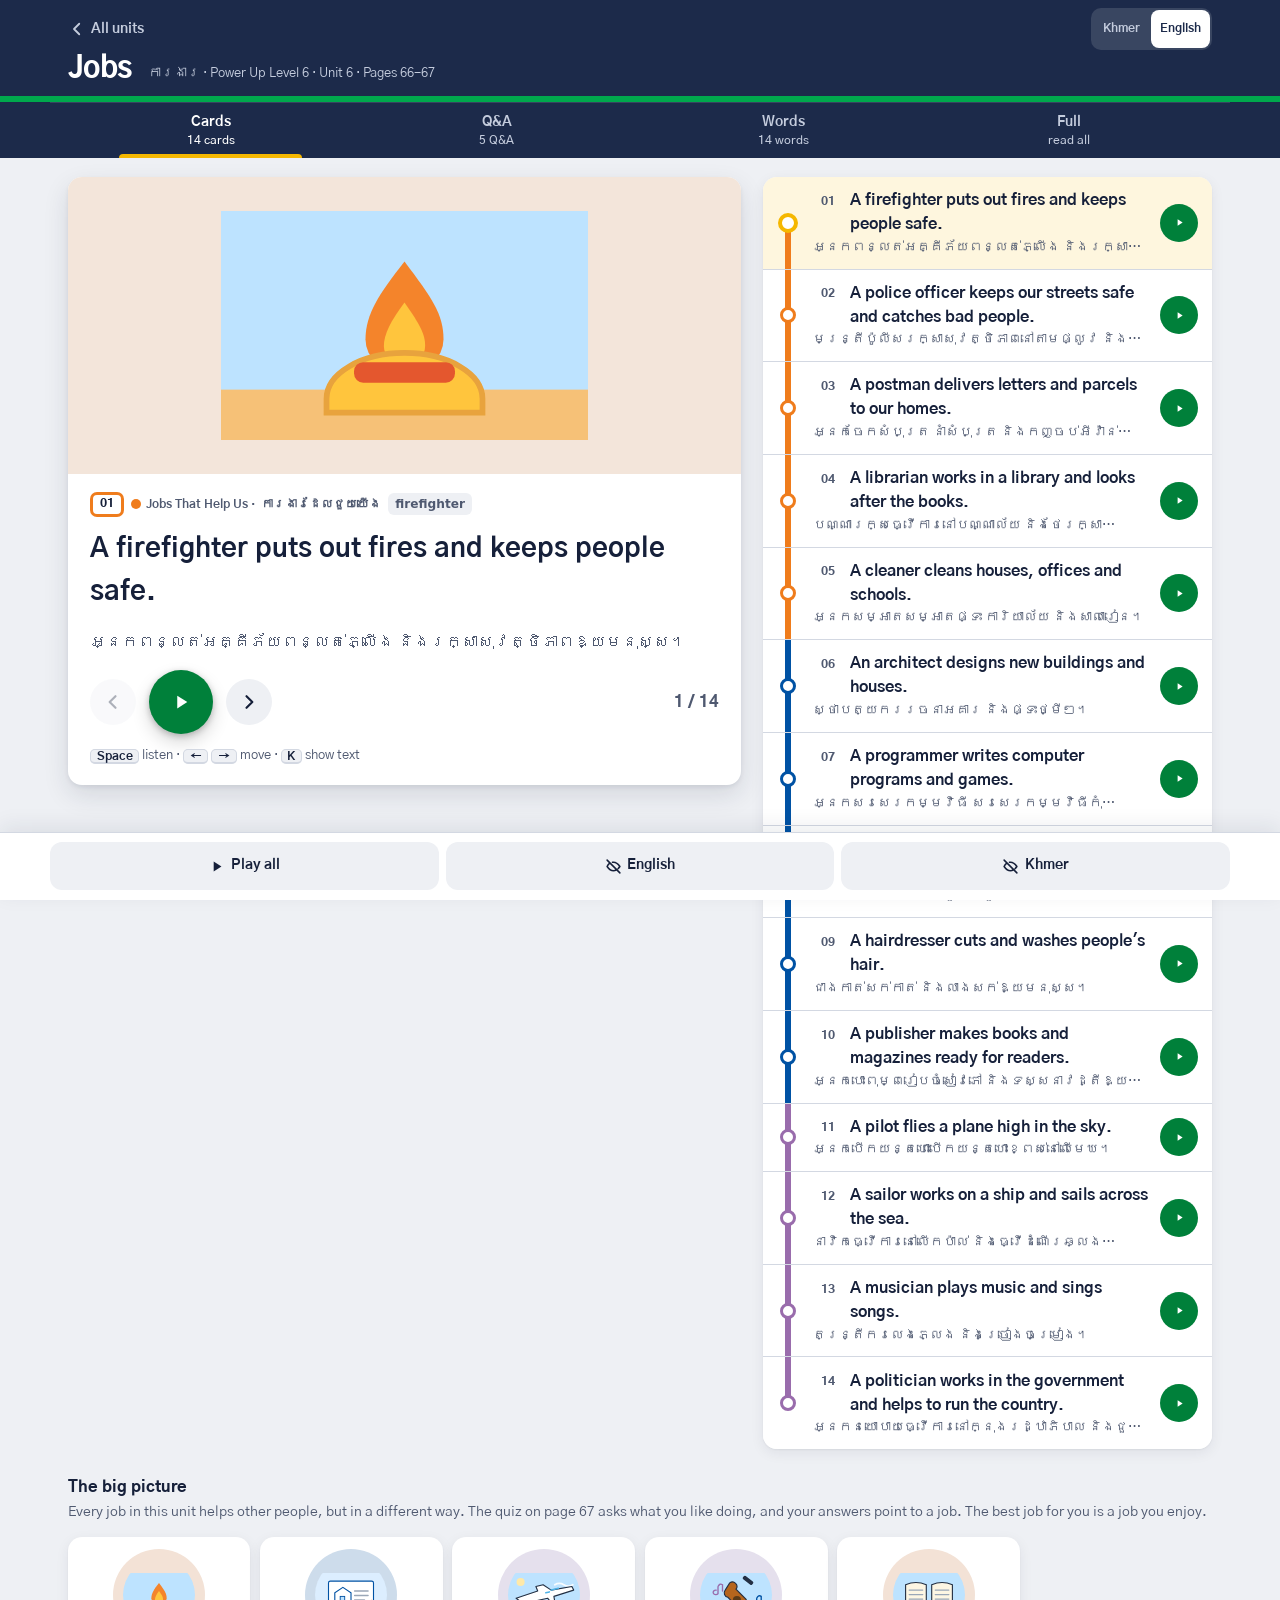
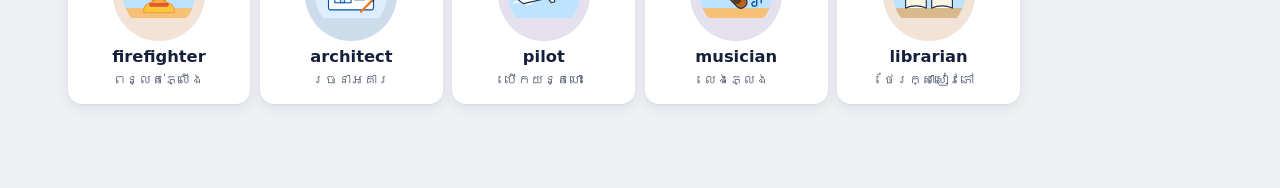
<file: power-up-6-unit-6-jobs/index.html>
<!doctype html>
<html lang="en" data-ui="en">
<head>
<meta charset="utf-8">
<meta name="viewport" content="width=device-width, initial-scale=1, viewport-fit=cover">
<title>Jobs · ការងារ · Studybook</title>
<meta name="description" content="The jobs from Power Up Level 6 Unit 6 &#x27;Good job!&#x27; (pages 66-67) in 14 picture cards with English audio and Khmer translations, plus Q&amp;A, 14 job words with meanings and parts of speech, and the full text.">
<meta name="theme-color" content="#1C2A4A">
<meta property="og:type" content="website">
<meta property="og:site_name" content="Steven&#x27;s English Studybook">
<meta property="og:title" content="Jobs · ការងារ">
<meta property="og:description" content="The jobs from Power Up Level 6 Unit 6 &#x27;Good job!&#x27; (pages 66-67) in 14 picture cards with English audio and Khmer translations, plus Q&amp;A, 14 job words with meanings and parts of speech, and the full text.">
<meta property="og:url" content="https://sivpe.github.io/studybook/power-up-6-unit-6-jobs/">
<meta property="og:image" content="https://sivpe.github.io/studybook/og/power-up-6-unit-6-jobs.png">
<meta property="og:image:width" content="1200">
<meta property="og:image:height" content="630">
<meta property="og:image:alt" content="Jobs · ការងារ">
<meta name="twitter:card" content="summary_large_image">
<link rel="manifest" href="../manifest.webmanifest">
<link rel="icon" href="../icons/icon.svg" type="image/svg+xml">
<link rel="icon" href="../icons/favicon-32.png" sizes="32x32" type="image/png">
<link rel="apple-touch-icon" href="../icons/apple-touch-icon.png">
<link rel="apple-touch-icon" sizes="120x120" href="../icons/apple-touch-icon-120.png">
<link rel="apple-touch-icon" sizes="152x152" href="../icons/apple-touch-icon-152.png">
<link rel="apple-touch-icon" sizes="167x167" href="../icons/apple-touch-icon-167.png">
<link rel="apple-touch-icon" sizes="180x180" href="../icons/apple-touch-icon.png">
<meta name="apple-mobile-web-app-title" content="Studybook">
<meta name="apple-mobile-web-app-capable" content="yes">
<meta name="apple-mobile-web-app-status-bar-style" content="black-translucent">
<link rel="preconnect" href="https://fonts.googleapis.com">
<link rel="preconnect" href="https://fonts.gstatic.com" crossorigin>
<link rel="stylesheet" href="https://fonts.googleapis.com/css2?family=Gothic+A1:wght@400;500;700;800&display=swap">
<link rel="stylesheet" href="../assets/line.css?v=lyric2">
<link rel="stylesheet" href="../assets/unit.css?v=lyric2">
<script src="../assets/script.js?v=lyric2"></script>
</head>
<body data-unit="power-up-6-unit-6-jobs">
<header class="usign">
  <div class="wrap">
    <div class="row"><a class="back" href="../"><svg viewBox="0 0 24 24" fill="none" stroke="currentColor" stroke-width="2.4" stroke-linecap="round" stroke-linejoin="round" aria-hidden="true"><path d="M15 5l-7 7 7 7"/></svg><span class="ui-ko">노선도 · All units</span><span class="ui-en">All units</span></a><div class="script" role="group" aria-label="Show text in"><button type="button" data-set="en" aria-pressed="false">Khmer</button><button type="button" data-set="ko" aria-pressed="true" lang="en">English</button></div></div>
    <div class="utitle"><h1><span class="mk">Jobs</span><span class="only-en">ការងារ</span></h1><p><span class="not-en">ការងារ · </span>Power Up Level 6 · Unit 6 · Pages 66-67</p></div>
  </div>
  <div class="stripe" aria-hidden="true"></div>
  <nav class="tabs wrap" role="tablist" aria-label="Unit parts">
    <button role="tab" data-tab="cards" aria-controls="p-cards"><span><span class="ui-ko">그림 카드</span><span class="ui-en">Cards</span></span><small>14 cards</small></button>
    <button role="tab" data-tab="qa" aria-controls="p-qa"><span><span class="ui-ko">Questions</span><span class="ui-en">Q&amp;A</span></span><small>5 Q&amp;A</small></button>
    <button role="tab" data-tab="voc" aria-controls="p-voc"><span><span class="ui-ko">단어</span><span class="ui-en">Words</span></span><small>14 words</small></button>
    <button role="tab" data-tab="full" aria-controls="p-full"><span><span class="ui-ko">전체</span><span class="ui-en">Full</span></span><small>read all</small></button>
  </nav>
</header>

<main class="wrap">
  <section class="panel" id="p-cards" role="tabpanel">
    <section class="eli" aria-label="The big picture"><h2>The big picture</h2><p class="eli-why">Every job in this unit helps other people, but in a different way. The quiz on page 67 asks what you like doing, and your answers point to a job. The best job for you is a job you enjoy.</p><ol><li style="--lc:#EF7C1C"><img src="img/c1-firefighter.svg" alt="" loading="lazy"><b class="has-en" lang="en">firefighter</b><span>ពន្លត់ភ្លើង</span></li><li style="--lc:#0052A4"><img src="img/c6-architect.svg" alt="" loading="lazy"><b class="has-en" lang="en">architect</b><span>រចនាអគារ</span></li><li style="--lc:#996CAC"><img src="img/c11-pilot.svg" alt="" loading="lazy"><b class="has-en" lang="en">pilot</b><span>បើកយន្តហោះ</span></li><li style="--lc:#996CAC"><img src="img/c13-musician.svg" alt="" loading="lazy"><b class="has-en" lang="en">musician</b><span>លេងភ្លេង</span></li><li style="--lc:#EF7C1C"><img src="img/c4-librarian.svg" alt="" loading="lazy"><b class="has-en" lang="en">librarian</b><span>ថែរក្សាសៀវភៅ</span></li></ol></section>
    <section class="map" aria-label="Sections"><h2>The route</h2><p class="note">Three groups of jobs: jobs that help us, jobs that make things, and jobs in the sky, on the sea and on stage.</p><ol><li data-sec="help" style="--lc:#EF7C1C"><button type="button"><span class="m-ko has-en" lang="en">Jobs That Help Us</span><span class="m-en">ការងារដែលជួយយើង</span></button></li><li data-sec="make" style="--lc:#0052A4"><button type="button"><span class="m-ko has-en" lang="en">Jobs That Make Things</span><span class="m-en">ការងារដែលបង្កើតអ្វីៗ</span></button></li><li data-sec="move" style="--lc:#996CAC"><button type="button"><span class="m-ko has-en" lang="en">Sky, Sea and Stage</span><span class="m-en">មេឃ សមុទ្រ និងឆាក</span></button></li></ol></section>
    
    <ol class="how"><li><b>1</b>Look at the picture</li><li><b>2</b>Recall the English in your head</li><li><b>3</b>Tap to check, then listen</li></ol>
    <div class="platform">
      <section class="stage" id="stage" aria-label="Now studying" aria-live="polite">
        <figure class="pic"><img src="img/c1-firefighter.svg" alt=""></figure>
        <div class="st-body">
          <div class="ctop"></div>
          <p class="ko st-ko has-en" lang="en" tabindex="0"></p>
          <span class="prog" aria-hidden="true"><i></i></span>
          <p class="en st-en"></p>
          <div class="st-ctl">
            <button class="st-nav" id="stPrev" type="button" aria-label="Previous card"><svg viewBox="0 0 24 24" fill="none" stroke="currentColor" stroke-width="2.6" stroke-linecap="round" stroke-linejoin="round" aria-hidden="true"><path d="M15 5l-7 7 7 7"/></svg></button>
            <button class="bigplay" id="stPlay" type="button" aria-label="Listen"><svg viewBox="0 0 24 24" aria-hidden="true"><path class="i-play" d="M8 5v14l11-7z" fill="currentColor"/><path class="i-stop" d="M7 6h3.5v12H7zM13.5 6H17v12h-3.5z" fill="currentColor"/></svg></button>
            <button class="st-nav" id="stNext" type="button" aria-label="Next card"><svg viewBox="0 0 24 24" fill="none" stroke="currentColor" stroke-width="2.6" stroke-linecap="round" stroke-linejoin="round" aria-hidden="true"><path d="M9 5l7 7-7 7"/></svg></button>
            <span class="st-count"></span>
          </div>
          <p class="keys"><kbd>Space</kbd> listen · <kbd>←</kbd> <kbd>→</kbd> move · <kbd>K</kbd> show text</p>
        </div>
      </section>
      <div class="cards" role="list" aria-label="All lines"><article class="card" id="c1" data-sec="help" style="--lc:#EF7C1C"><figure class="pic flat"><img loading="lazy" src="img/c1-firefighter.svg" alt="A firefighter&#x27;s helmet and a flame"><button class="cplay" type="button" data-au="audio/c1.mp3" aria-label="Listen to card 1"><svg viewBox="0 0 24 24" aria-hidden="true"><path class="i-play" d="M8 5v14l11-7z" fill="currentColor"/><path class="i-stop" d="M7 6h3.5v12H7zM13.5 6H17v12h-3.5z" fill="currentColor"/></svg></button></figure><div class="cbody"><div class="ctop"><span class="num">01</span><span class="sec-chip"><span class="mk" lang="en">Jobs That Help Us&nbsp;· </span>ការងារដែលជួយយើង</span><span class="hook" lang="en">firefighter</span></div><p class="ko has-en" lang="en">A firefighter puts out fires and keeps people safe.</p><span class="prog" aria-hidden="true"><i></i></span><p class="en">អ្នកពន្លត់អគ្គីភ័យពន្លត់ភ្លើង និងរក្សាសុវត្ថិភាពឱ្យមនុស្ស។</p></div><button class="rplay" type="button" data-au="audio/c1.mp3" aria-label="Listen to card 1"><svg viewBox="0 0 24 24" aria-hidden="true"><path class="i-play" d="M8 5v14l11-7z" fill="currentColor"/><path class="i-stop" d="M7 6h3.5v12H7zM13.5 6H17v12h-3.5z" fill="currentColor"/></svg></button></article><article class="card" id="c2" data-sec="help" style="--lc:#EF7C1C"><figure class="pic flat"><img loading="lazy" src="img/c2-police.svg" alt="A police cap and badge"><button class="cplay" type="button" data-au="audio/c2.mp3" aria-label="Listen to card 2"><svg viewBox="0 0 24 24" aria-hidden="true"><path class="i-play" d="M8 5v14l11-7z" fill="currentColor"/><path class="i-stop" d="M7 6h3.5v12H7zM13.5 6H17v12h-3.5z" fill="currentColor"/></svg></button></figure><div class="cbody"><div class="ctop"><span class="num">02</span><span class="sec-chip"><span class="mk" lang="en">Jobs That Help Us&nbsp;· </span>ការងារដែលជួយយើង</span><span class="hook" lang="en">police officer</span></div><p class="ko has-en" lang="en">A police officer keeps our streets safe and catches bad people.</p><span class="prog" aria-hidden="true"><i></i></span><p class="en">មន្ត្រីប៉ូលីសរក្សាសុវត្ថិភាពនៅតាមផ្លូវ និងចាប់ជនខិលខូច។</p></div><button class="rplay" type="button" data-au="audio/c2.mp3" aria-label="Listen to card 2"><svg viewBox="0 0 24 24" aria-hidden="true"><path class="i-play" d="M8 5v14l11-7z" fill="currentColor"/><path class="i-stop" d="M7 6h3.5v12H7zM13.5 6H17v12h-3.5z" fill="currentColor"/></svg></button></article><article class="card" id="c3" data-sec="help" style="--lc:#EF7C1C"><figure class="pic flat"><img loading="lazy" src="img/c3-postman.svg" alt="A letter for the postman to deliver"><button class="cplay" type="button" data-au="audio/c3.mp3" aria-label="Listen to card 3"><svg viewBox="0 0 24 24" aria-hidden="true"><path class="i-play" d="M8 5v14l11-7z" fill="currentColor"/><path class="i-stop" d="M7 6h3.5v12H7zM13.5 6H17v12h-3.5z" fill="currentColor"/></svg></button></figure><div class="cbody"><div class="ctop"><span class="num">03</span><span class="sec-chip"><span class="mk" lang="en">Jobs That Help Us&nbsp;· </span>ការងារដែលជួយយើង</span><span class="hook" lang="en">postman</span></div><p class="ko has-en" lang="en">A postman delivers letters and parcels to our homes.</p><span class="prog" aria-hidden="true"><i></i></span><p class="en">អ្នកចែកសំបុត្រ នាំសំបុត្រ និងកញ្ចប់អីវ៉ាន់ទៅដល់ផ្ទះរបស់យើង។</p></div><button class="rplay" type="button" data-au="audio/c3.mp3" aria-label="Listen to card 3"><svg viewBox="0 0 24 24" aria-hidden="true"><path class="i-play" d="M8 5v14l11-7z" fill="currentColor"/><path class="i-stop" d="M7 6h3.5v12H7zM13.5 6H17v12h-3.5z" fill="currentColor"/></svg></button></article><article class="card" id="c4" data-sec="help" style="--lc:#EF7C1C"><figure class="pic flat"><img loading="lazy" src="img/c4-librarian.svg" alt="Books in a library"><button class="cplay" type="button" data-au="audio/c4.mp3" aria-label="Listen to card 4"><svg viewBox="0 0 24 24" aria-hidden="true"><path class="i-play" d="M8 5v14l11-7z" fill="currentColor"/><path class="i-stop" d="M7 6h3.5v12H7zM13.5 6H17v12h-3.5z" fill="currentColor"/></svg></button></figure><div class="cbody"><div class="ctop"><span class="num">04</span><span class="sec-chip"><span class="mk" lang="en">Jobs That Help Us&nbsp;· </span>ការងារដែលជួយយើង</span><span class="hook" lang="en">librarian</span></div><p class="ko has-en" lang="en">A librarian works in a library and looks after the books.</p><span class="prog" aria-hidden="true"><i></i></span><p class="en">បណ្ណារក្សធ្វើការនៅបណ្ណាល័យ និងថែរក្សាសៀវភៅ។</p></div><button class="rplay" type="button" data-au="audio/c4.mp3" aria-label="Listen to card 4"><svg viewBox="0 0 24 24" aria-hidden="true"><path class="i-play" d="M8 5v14l11-7z" fill="currentColor"/><path class="i-stop" d="M7 6h3.5v12H7zM13.5 6H17v12h-3.5z" fill="currentColor"/></svg></button></article><article class="card" id="c5" data-sec="help" style="--lc:#EF7C1C"><figure class="pic flat"><img loading="lazy" src="img/c5-cleaner.svg" alt="A bucket and a mop for cleaning"><button class="cplay" type="button" data-au="audio/c5.mp3" aria-label="Listen to card 5"><svg viewBox="0 0 24 24" aria-hidden="true"><path class="i-play" d="M8 5v14l11-7z" fill="currentColor"/><path class="i-stop" d="M7 6h3.5v12H7zM13.5 6H17v12h-3.5z" fill="currentColor"/></svg></button></figure><div class="cbody"><div class="ctop"><span class="num">05</span><span class="sec-chip"><span class="mk" lang="en">Jobs That Help Us&nbsp;· </span>ការងារដែលជួយយើង</span><span class="hook" lang="en">cleaner</span></div><p class="ko has-en" lang="en">A cleaner cleans houses, offices and schools.</p><span class="prog" aria-hidden="true"><i></i></span><p class="en">អ្នកសម្អាតសម្អាតផ្ទះ ការិយាល័យ និងសាលារៀន។</p></div><button class="rplay" type="button" data-au="audio/c5.mp3" aria-label="Listen to card 5"><svg viewBox="0 0 24 24" aria-hidden="true"><path class="i-play" d="M8 5v14l11-7z" fill="currentColor"/><path class="i-stop" d="M7 6h3.5v12H7zM13.5 6H17v12h-3.5z" fill="currentColor"/></svg></button></article><article class="card" id="c6" data-sec="make" style="--lc:#0052A4"><figure class="pic flat"><img loading="lazy" src="img/c6-architect.svg" alt="A building plan drawn by an architect"><button class="cplay" type="button" data-au="audio/c6.mp3" aria-label="Listen to card 6"><svg viewBox="0 0 24 24" aria-hidden="true"><path class="i-play" d="M8 5v14l11-7z" fill="currentColor"/><path class="i-stop" d="M7 6h3.5v12H7zM13.5 6H17v12h-3.5z" fill="currentColor"/></svg></button></figure><div class="cbody"><div class="ctop"><span class="num">06</span><span class="sec-chip"><span class="mk" lang="en">Jobs That Make Things&nbsp;· </span>ការងារដែលបង្កើតអ្វីៗ</span><span class="hook" lang="en">architect</span></div><p class="ko has-en" lang="en">An architect designs new buildings and houses.</p><span class="prog" aria-hidden="true"><i></i></span><p class="en">ស្ថាបត្យកររចនាអគារ និងផ្ទះថ្មីៗ។</p></div><button class="rplay" type="button" data-au="audio/c6.mp3" aria-label="Listen to card 6"><svg viewBox="0 0 24 24" aria-hidden="true"><path class="i-play" d="M8 5v14l11-7z" fill="currentColor"/><path class="i-stop" d="M7 6h3.5v12H7zM13.5 6H17v12h-3.5z" fill="currentColor"/></svg></button></article><article class="card" id="c7" data-sec="make" style="--lc:#0052A4"><figure class="pic flat"><img loading="lazy" src="img/c7-programmer.svg" alt="A laptop with computer code"><button class="cplay" type="button" data-au="audio/c7.mp3" aria-label="Listen to card 7"><svg viewBox="0 0 24 24" aria-hidden="true"><path class="i-play" d="M8 5v14l11-7z" fill="currentColor"/><path class="i-stop" d="M7 6h3.5v12H7zM13.5 6H17v12h-3.5z" fill="currentColor"/></svg></button></figure><div class="cbody"><div class="ctop"><span class="num">07</span><span class="sec-chip"><span class="mk" lang="en">Jobs That Make Things&nbsp;· </span>ការងារដែលបង្កើតអ្វីៗ</span><span class="hook" lang="en">programmer</span></div><p class="ko has-en" lang="en">A programmer writes computer programs and games.</p><span class="prog" aria-hidden="true"><i></i></span><p class="en">អ្នកសរសេរកម្មវិធី សរសេរកម្មវិធីកុំព្យូទ័រ និងហ្គេម។</p></div><button class="rplay" type="button" data-au="audio/c7.mp3" aria-label="Listen to card 7"><svg viewBox="0 0 24 24" aria-hidden="true"><path class="i-play" d="M8 5v14l11-7z" fill="currentColor"/><path class="i-stop" d="M7 6h3.5v12H7zM13.5 6H17v12h-3.5z" fill="currentColor"/></svg></button></article><article class="card" id="c8" data-sec="make" style="--lc:#0052A4"><figure class="pic flat"><img loading="lazy" src="img/c8-scientist.svg" alt="A scientist&#x27;s flask with bubbles"><button class="cplay" type="button" data-au="audio/c8.mp3" aria-label="Listen to card 8"><svg viewBox="0 0 24 24" aria-hidden="true"><path class="i-play" d="M8 5v14l11-7z" fill="currentColor"/><path class="i-stop" d="M7 6h3.5v12H7zM13.5 6H17v12h-3.5z" fill="currentColor"/></svg></button></figure><div class="cbody"><div class="ctop"><span class="num">08</span><span class="sec-chip"><span class="mk" lang="en">Jobs That Make Things&nbsp;· </span>ការងារដែលបង្កើតអ្វីៗ</span><span class="hook" lang="en">scientist</span></div><p class="ko has-en" lang="en">A scientist asks questions and does experiments.</p><span class="prog" aria-hidden="true"><i></i></span><p class="en">អ្នកវិទ្យាសាស្ត្រសួរសំណួរ និងធ្វើការពិសោធន៍។</p></div><button class="rplay" type="button" data-au="audio/c8.mp3" aria-label="Listen to card 8"><svg viewBox="0 0 24 24" aria-hidden="true"><path class="i-play" d="M8 5v14l11-7z" fill="currentColor"/><path class="i-stop" d="M7 6h3.5v12H7zM13.5 6H17v12h-3.5z" fill="currentColor"/></svg></button></article><article class="card" id="c9" data-sec="make" style="--lc:#0052A4"><figure class="pic flat"><img loading="lazy" src="img/c9-hairdresser.svg" alt="Scissors and a comb for cutting hair"><button class="cplay" type="button" data-au="audio/c9.mp3" aria-label="Listen to card 9"><svg viewBox="0 0 24 24" aria-hidden="true"><path class="i-play" d="M8 5v14l11-7z" fill="currentColor"/><path class="i-stop" d="M7 6h3.5v12H7zM13.5 6H17v12h-3.5z" fill="currentColor"/></svg></button></figure><div class="cbody"><div class="ctop"><span class="num">09</span><span class="sec-chip"><span class="mk" lang="en">Jobs That Make Things&nbsp;· </span>ការងារដែលបង្កើតអ្វីៗ</span><span class="hook" lang="en">hairdresser</span></div><p class="ko has-en" lang="en">A hairdresser cuts and washes people&#x27;s hair.</p><span class="prog" aria-hidden="true"><i></i></span><p class="en">ជាងកាត់សក់កាត់ និងលាងសក់ឱ្យមនុស្ស។</p></div><button class="rplay" type="button" data-au="audio/c9.mp3" aria-label="Listen to card 9"><svg viewBox="0 0 24 24" aria-hidden="true"><path class="i-play" d="M8 5v14l11-7z" fill="currentColor"/><path class="i-stop" d="M7 6h3.5v12H7zM13.5 6H17v12h-3.5z" fill="currentColor"/></svg></button></article><article class="card" id="c10" data-sec="make" style="--lc:#0052A4"><figure class="pic flat"><img loading="lazy" src="img/c10-publisher.svg" alt="A stack of books and magazines"><button class="cplay" type="button" data-au="audio/c10.mp3" aria-label="Listen to card 10"><svg viewBox="0 0 24 24" aria-hidden="true"><path class="i-play" d="M8 5v14l11-7z" fill="currentColor"/><path class="i-stop" d="M7 6h3.5v12H7zM13.5 6H17v12h-3.5z" fill="currentColor"/></svg></button></figure><div class="cbody"><div class="ctop"><span class="num">10</span><span class="sec-chip"><span class="mk" lang="en">Jobs That Make Things&nbsp;· </span>ការងារដែលបង្កើតអ្វីៗ</span><span class="hook" lang="en">publisher</span></div><p class="ko has-en" lang="en">A publisher makes books and magazines ready for readers.</p><span class="prog" aria-hidden="true"><i></i></span><p class="en">អ្នកបោះពុម្ពរៀបចំសៀវភៅ និងទស្សនាវដ្តីឱ្យរួចរាល់សម្រាប់អ្នកអាន។</p></div><button class="rplay" type="button" data-au="audio/c10.mp3" aria-label="Listen to card 10"><svg viewBox="0 0 24 24" aria-hidden="true"><path class="i-play" d="M8 5v14l11-7z" fill="currentColor"/><path class="i-stop" d="M7 6h3.5v12H7zM13.5 6H17v12h-3.5z" fill="currentColor"/></svg></button></article><article class="card" id="c11" data-sec="move" style="--lc:#996CAC"><figure class="pic flat"><img loading="lazy" src="img/c11-pilot.svg" alt="An aeroplane flying in the sky"><button class="cplay" type="button" data-au="audio/c11.mp3" aria-label="Listen to card 11"><svg viewBox="0 0 24 24" aria-hidden="true"><path class="i-play" d="M8 5v14l11-7z" fill="currentColor"/><path class="i-stop" d="M7 6h3.5v12H7zM13.5 6H17v12h-3.5z" fill="currentColor"/></svg></button></figure><div class="cbody"><div class="ctop"><span class="num">11</span><span class="sec-chip"><span class="mk" lang="en">Sky, Sea and Stage&nbsp;· </span>មេឃ សមុទ្រ និងឆាក</span><span class="hook" lang="en">pilot</span></div><p class="ko has-en" lang="en">A pilot flies a plane high in the sky.</p><span class="prog" aria-hidden="true"><i></i></span><p class="en">អ្នកបើកយន្តហោះបើកយន្តហោះខ្ពស់នៅលើមេឃ។</p></div><button class="rplay" type="button" data-au="audio/c11.mp3" aria-label="Listen to card 11"><svg viewBox="0 0 24 24" aria-hidden="true"><path class="i-play" d="M8 5v14l11-7z" fill="currentColor"/><path class="i-stop" d="M7 6h3.5v12H7zM13.5 6H17v12h-3.5z" fill="currentColor"/></svg></button></article><article class="card" id="c12" data-sec="move" style="--lc:#996CAC"><figure class="pic flat"><img loading="lazy" src="img/c12-sailor.svg" alt="A ship sailing on the sea"><button class="cplay" type="button" data-au="audio/c12.mp3" aria-label="Listen to card 12"><svg viewBox="0 0 24 24" aria-hidden="true"><path class="i-play" d="M8 5v14l11-7z" fill="currentColor"/><path class="i-stop" d="M7 6h3.5v12H7zM13.5 6H17v12h-3.5z" fill="currentColor"/></svg></button></figure><div class="cbody"><div class="ctop"><span class="num">12</span><span class="sec-chip"><span class="mk" lang="en">Sky, Sea and Stage&nbsp;· </span>មេឃ សមុទ្រ និងឆាក</span><span class="hook" lang="en">sailor</span></div><p class="ko has-en" lang="en">A sailor works on a ship and sails across the sea.</p><span class="prog" aria-hidden="true"><i></i></span><p class="en">នាវិកធ្វើការនៅលើកប៉ាល់ និងធ្វើដំណើរឆ្លងសមុទ្រ។</p></div><button class="rplay" type="button" data-au="audio/c12.mp3" aria-label="Listen to card 12"><svg viewBox="0 0 24 24" aria-hidden="true"><path class="i-play" d="M8 5v14l11-7z" fill="currentColor"/><path class="i-stop" d="M7 6h3.5v12H7zM13.5 6H17v12h-3.5z" fill="currentColor"/></svg></button></article><article class="card" id="c13" data-sec="move" style="--lc:#996CAC"><figure class="pic flat"><img loading="lazy" src="img/c13-musician.svg" alt="A guitar and music notes"><button class="cplay" type="button" data-au="audio/c13.mp3" aria-label="Listen to card 13"><svg viewBox="0 0 24 24" aria-hidden="true"><path class="i-play" d="M8 5v14l11-7z" fill="currentColor"/><path class="i-stop" d="M7 6h3.5v12H7zM13.5 6H17v12h-3.5z" fill="currentColor"/></svg></button></figure><div class="cbody"><div class="ctop"><span class="num">13</span><span class="sec-chip"><span class="mk" lang="en">Sky, Sea and Stage&nbsp;· </span>មេឃ សមុទ្រ និងឆាក</span><span class="hook" lang="en">musician</span></div><p class="ko has-en" lang="en">A musician plays music and sings songs.</p><span class="prog" aria-hidden="true"><i></i></span><p class="en">តន្ត្រីករលេងភ្លេង និងច្រៀងចម្រៀង។</p></div><button class="rplay" type="button" data-au="audio/c13.mp3" aria-label="Listen to card 13"><svg viewBox="0 0 24 24" aria-hidden="true"><path class="i-play" d="M8 5v14l11-7z" fill="currentColor"/><path class="i-stop" d="M7 6h3.5v12H7zM13.5 6H17v12h-3.5z" fill="currentColor"/></svg></button></article><article class="card" id="c14" data-sec="move" style="--lc:#996CAC"><figure class="pic flat"><img loading="lazy" src="img/c14-politician.svg" alt="A politician speaking at a microphone"><button class="cplay" type="button" data-au="audio/c14.mp3" aria-label="Listen to card 14"><svg viewBox="0 0 24 24" aria-hidden="true"><path class="i-play" d="M8 5v14l11-7z" fill="currentColor"/><path class="i-stop" d="M7 6h3.5v12H7zM13.5 6H17v12h-3.5z" fill="currentColor"/></svg></button></figure><div class="cbody"><div class="ctop"><span class="num">14</span><span class="sec-chip"><span class="mk" lang="en">Sky, Sea and Stage&nbsp;· </span>មេឃ សមុទ្រ និងឆាក</span><span class="hook" lang="en">politician</span></div><p class="ko has-en" lang="en">A politician works in the government and helps to run the country.</p><span class="prog" aria-hidden="true"><i></i></span><p class="en">អ្នកនយោបាយធ្វើការនៅក្នុងរដ្ឋាភិបាល និងជួយគ្រប់គ្រងប្រទេស។</p></div><button class="rplay" type="button" data-au="audio/c14.mp3" aria-label="Listen to card 14"><svg viewBox="0 0 24 24" aria-hidden="true"><path class="i-play" d="M8 5v14l11-7z" fill="currentColor"/><path class="i-stop" d="M7 6h3.5v12H7zM13.5 6H17v12h-3.5z" fill="currentColor"/></svg></button></article></div>
    </div>
    
  </section>
  <section class="panel" id="p-qa" role="tabpanel"><h2 class="qsec">Easy to mix up <small>Watch out!</small></h2><p class="note">Two pairs of jobs that are easy to mix up.</p><article class="qa trap"><div class="qhead"><button class="q" type="button" aria-expanded="false" aria-controls="qa1"><span class="qm">Q</span><span class="qt"><span class="qko has-en" lang="en">Is a postman the same as a publisher?</span><span class="qen">តើអ្នកចែកសំបុត្រ និងអ្នកបោះពុម្ពដូចគ្នាដែរឬទេ?</span></span><svg class="chev" viewBox="0 0 24 24" fill="none" stroke="currentColor" stroke-width="2.4" stroke-linecap="round" aria-hidden="true"><path d="M6 9l6 6 6-6"/></svg></button><button class="listen mini" type="button" data-au="audio/qt1.mp3" aria-label="Listen"><svg viewBox="0 0 24 24" aria-hidden="true"><path d="M8 5v14l11-7z" fill="currentColor"/></svg></button></div><div class="a" id="qa1"><p class="ako has-en" lang="en">No. A postman delivers letters to people&#x27;s homes. A publisher makes books and magazines ready for readers.</p><p class="aen">ទេ។ អ្នកចែកសំបុត្រនាំសំបុត្រទៅផ្ទះរបស់មនុស្ស។ អ្នកបោះពុម្ពរៀបចំសៀវភៅ និងទស្សនាវដ្តីសម្រាប់អ្នកអាន។</p><p class="why">Both jobs work with paper, so students often mix them up.</p><button class="listen" type="button" data-au="audio/at1.mp3"><svg viewBox="0 0 24 24" aria-hidden="true"><path d="M8 5v14l11-7z" fill="currentColor"/></svg><span><span class="ui-ko">듣기 · Listen</span><span class="ui-en">Listen</span></span></button></div></article><article class="qa trap"><div class="qhead"><button class="q" type="button" aria-expanded="false" aria-controls="qa2"><span class="qm">Q</span><span class="qt"><span class="qko has-en" lang="en">Does an architect build buildings?</span><span class="qen">តើស្ថាបត្យករសាងសង់អគារដែរឬទេ?</span></span><svg class="chev" viewBox="0 0 24 24" fill="none" stroke="currentColor" stroke-width="2.4" stroke-linecap="round" aria-hidden="true"><path d="M6 9l6 6 6-6"/></svg></button><button class="listen mini" type="button" data-au="audio/qt2.mp3" aria-label="Listen"><svg viewBox="0 0 24 24" aria-hidden="true"><path d="M8 5v14l11-7z" fill="currentColor"/></svg></button></div><div class="a" id="qa2"><p class="ako has-en" lang="en">No. An architect designs buildings and draws the plans. Other workers build them.</p><p class="aen">ទេ។ ស្ថាបត្យកររចនាអគារ និងគូរប្លង់។ កម្មករផ្សេងទៀតជាអ្នកសាងសង់។</p><p class="why">The book&#x27;s definition says &#x27;design buildings&#x27;. Designing means drawing the plan, not building.</p><button class="listen" type="button" data-au="audio/at2.mp3"><svg viewBox="0 0 24 24" aria-hidden="true"><path d="M8 5v14l11-7z" fill="currentColor"/></svg><span><span class="ui-ko">듣기 · Listen</span><span class="ui-en">Listen</span></span></button></div></article><h2 class="qsec">In class <small>Questions about the jobs</small></h2><p class="note">Answer in your head, then tap Listen to compare.</p><article class="qa"><div class="qhead"><button class="q" type="button" aria-expanded="false" aria-controls="qa3"><span class="qm">Q</span><span class="qt"><span class="qko has-en" lang="en">Which job would you like most?</span><span class="qen">តើអ្នកចូលចិត្តការងារមួយណាជាងគេ?</span></span><svg class="chev" viewBox="0 0 24 24" fill="none" stroke="currentColor" stroke-width="2.4" stroke-linecap="round" aria-hidden="true"><path d="M6 9l6 6 6-6"/></svg></button><button class="listen mini" type="button" data-au="audio/qc1.mp3" aria-label="Listen"><svg viewBox="0 0 24 24" aria-hidden="true"><path d="M8 5v14l11-7z" fill="currentColor"/></svg></button></div><div class="a" id="qa3"><p class="ako has-en" lang="en">I would like to be a pilot, because I love travelling.</p><p class="aen">ខ្ញុំចង់ធ្វើជាអ្នកបើកយន្តហោះ ព្រោះខ្ញុំចូលចិត្តធ្វើដំណើរ។</p><button class="listen" type="button" data-au="audio/ac1.mp3"><svg viewBox="0 0 24 24" aria-hidden="true"><path d="M8 5v14l11-7z" fill="currentColor"/></svg><span><span class="ui-ko">듣기 · Listen</span><span class="ui-en">Listen</span></span></button></div></article><article class="qa"><div class="qhead"><button class="q" type="button" aria-expanded="false" aria-controls="qa4"><span class="qm">Q</span><span class="qt"><span class="qko has-en" lang="en">What does a hairdresser do?</span><span class="qen">តើជាងកាត់សក់ធ្វើអ្វី?</span></span><svg class="chev" viewBox="0 0 24 24" fill="none" stroke="currentColor" stroke-width="2.4" stroke-linecap="round" aria-hidden="true"><path d="M6 9l6 6 6-6"/></svg></button><button class="listen mini" type="button" data-au="audio/qc2.mp3" aria-label="Listen"><svg viewBox="0 0 24 24" aria-hidden="true"><path d="M8 5v14l11-7z" fill="currentColor"/></svg></button></div><div class="a" id="qa4"><p class="ako has-en" lang="en">A hairdresser cuts and washes people&#x27;s hair.</p><p class="aen">ជាងកាត់សក់កាត់ និងលាងសក់ឱ្យមនុស្ស។</p><button class="listen" type="button" data-au="audio/ac2.mp3"><svg viewBox="0 0 24 24" aria-hidden="true"><path d="M8 5v14l11-7z" fill="currentColor"/></svg><span><span class="ui-ko">듣기 · Listen</span><span class="ui-en">Listen</span></span></button></div></article><article class="qa"><div class="qhead"><button class="q" type="button" aria-expanded="false" aria-controls="qa5"><span class="qm">Q</span><span class="qt"><span class="qko has-en" lang="en">Where does a sailor work?</span><span class="qen">តើនាវិកធ្វើការនៅកន្លែងណា?</span></span><svg class="chev" viewBox="0 0 24 24" fill="none" stroke="currentColor" stroke-width="2.4" stroke-linecap="round" aria-hidden="true"><path d="M6 9l6 6 6-6"/></svg></button><button class="listen mini" type="button" data-au="audio/qc3.mp3" aria-label="Listen"><svg viewBox="0 0 24 24" aria-hidden="true"><path d="M8 5v14l11-7z" fill="currentColor"/></svg></button></div><div class="a" id="qa5"><p class="ako has-en" lang="en">A sailor works on a ship at sea.</p><p class="aen">នាវិកធ្វើការនៅលើកប៉ាល់នៅសមុទ្រ។</p><button class="listen" type="button" data-au="audio/ac3.mp3"><svg viewBox="0 0 24 24" aria-hidden="true"><path d="M8 5v14l11-7z" fill="currentColor"/></svg><span><span class="ui-ko">듣기 · Listen</span><span class="ui-en">Listen</span></span></button></div></article><h2 class="qsec">My dream job <small>Lines for the dream-job mission</small></h2><p class="note">The second line is for the mime game on page 67: act out a job, and guess like this.</p><div class="surv"><span class="sko" lang="en"><span class="mk">When I grow up, I want to be a scientist.</span><span class="sen">ពេលធំឡើង ខ្ញុំចង់ធ្វើជាអ្នកវិទ្យាសាស្ត្រ។</span></span><button class="listen mini" type="button" data-au="audio/s1.mp3" aria-label="Listen"><svg viewBox="0 0 24 24" aria-hidden="true"><path d="M8 5v14l11-7z" fill="currentColor"/></svg></button></div><div class="surv"><span class="sko" lang="en"><span class="mk">I think she&#x27;s a programmer.</span><span class="sen">ខ្ញុំគិតថានាងជាអ្នកសរសេរកម្មវិធី។</span></span><button class="listen mini" type="button" data-au="audio/s2.mp3" aria-label="Listen"><svg viewBox="0 0 24 24" aria-hidden="true"><path d="M8 5v14l11-7z" fill="currentColor"/></svg></button></div></section>
  <section class="panel" id="p-voc" role="tabpanel">
    <p class="note">Tap a word's play button to hear it. Hide one side, then recall it before you tap to check.</p>
    <h2 class="vgrp" style="--lc:#EF7C1C">Jobs that help us</h2><ul class="vlist"><li class="voc"><button class="listen mini" type="button" data-au="audio/v01.mp3" aria-label="Listen"><svg viewBox="0 0 24 24" aria-hidden="true"><path d="M8 5v14l11-7z" fill="currentColor"/></svg></button><span class="vmain"><span class="vtop"><span class="vko has-en" lang="en">firefighter</span><span class="vpos" lang="en">(noun)</span></span><span class="vdef" lang="en">A person who puts out fires.</span></span><span class="ven">អ្នកពន្លត់អគ្គីភ័យ</span></li><li class="voc"><button class="listen mini" type="button" data-au="audio/v02.mp3" aria-label="Listen"><svg viewBox="0 0 24 24" aria-hidden="true"><path d="M8 5v14l11-7z" fill="currentColor"/></svg></button><span class="vmain"><span class="vtop"><span class="vko has-en" lang="en">police officer</span><span class="vpos" lang="en">(noun)</span></span><span class="vdef" lang="en">A person who protects people and catches bad people.</span></span><span class="ven">មន្ត្រីប៉ូលីស</span></li><li class="voc"><button class="listen mini" type="button" data-au="audio/v03.mp3" aria-label="Listen"><svg viewBox="0 0 24 24" aria-hidden="true"><path d="M8 5v14l11-7z" fill="currentColor"/></svg></button><span class="vmain"><span class="vtop"><span class="vko has-en" lang="en">postman</span><span class="vpos" lang="en">(noun)</span></span><span class="vdef" lang="en">A person who delivers letters to homes.</span></span><span class="ven">អ្នកចែកសំបុត្រ</span></li><li class="voc"><button class="listen mini" type="button" data-au="audio/v04.mp3" aria-label="Listen"><svg viewBox="0 0 24 24" aria-hidden="true"><path d="M8 5v14l11-7z" fill="currentColor"/></svg></button><span class="vmain"><span class="vtop"><span class="vko has-en" lang="en">librarian</span><span class="vpos" lang="en">(noun)</span></span><span class="vdef" lang="en">A person who works in a library.</span></span><span class="ven">បណ្ណារក្ស</span></li><li class="voc"><button class="listen mini" type="button" data-au="audio/v05.mp3" aria-label="Listen"><svg viewBox="0 0 24 24" aria-hidden="true"><path d="M8 5v14l11-7z" fill="currentColor"/></svg></button><span class="vmain"><span class="vtop"><span class="vko has-en" lang="en">cleaner</span><span class="vpos" lang="en">(noun)</span></span><span class="vdef" lang="en">A person who cleans houses and offices.</span></span><span class="ven">អ្នកសម្អាត</span></li></ul><h2 class="vgrp" style="--lc:#0052A4">Jobs that make things</h2><ul class="vlist"><li class="voc"><button class="listen mini" type="button" data-au="audio/v06.mp3" aria-label="Listen"><svg viewBox="0 0 24 24" aria-hidden="true"><path d="M8 5v14l11-7z" fill="currentColor"/></svg></button><span class="vmain"><span class="vtop"><span class="vko has-en" lang="en">architect</span><span class="vpos" lang="en">(noun)</span></span><span class="vdef" lang="en">A person who designs buildings.</span></span><span class="ven">ស្ថាបត្យករ</span></li><li class="voc"><button class="listen mini" type="button" data-au="audio/v07.mp3" aria-label="Listen"><svg viewBox="0 0 24 24" aria-hidden="true"><path d="M8 5v14l11-7z" fill="currentColor"/></svg></button><span class="vmain"><span class="vtop"><span class="vko has-en" lang="en">programmer</span><span class="vpos" lang="en">(noun)</span></span><span class="vdef" lang="en">A person who writes computer programs.</span></span><span class="ven">អ្នកសរសេរកម្មវិធី</span></li><li class="voc"><button class="listen mini" type="button" data-au="audio/v08.mp3" aria-label="Listen"><svg viewBox="0 0 24 24" aria-hidden="true"><path d="M8 5v14l11-7z" fill="currentColor"/></svg></button><span class="vmain"><span class="vtop"><span class="vko has-en" lang="en">scientist</span><span class="vpos" lang="en">(noun)</span></span><span class="vdef" lang="en">A person who works in science and does experiments.</span></span><span class="ven">អ្នកវិទ្យាសាស្ត្រ</span></li><li class="voc"><button class="listen mini" type="button" data-au="audio/v09.mp3" aria-label="Listen"><svg viewBox="0 0 24 24" aria-hidden="true"><path d="M8 5v14l11-7z" fill="currentColor"/></svg></button><span class="vmain"><span class="vtop"><span class="vko has-en" lang="en">hairdresser</span><span class="vpos" lang="en">(noun)</span></span><span class="vdef" lang="en">A person who cuts people&#x27;s hair.</span></span><span class="ven">ជាងកាត់សក់</span></li><li class="voc"><button class="listen mini" type="button" data-au="audio/v10.mp3" aria-label="Listen"><svg viewBox="0 0 24 24" aria-hidden="true"><path d="M8 5v14l11-7z" fill="currentColor"/></svg></button><span class="vmain"><span class="vtop"><span class="vko has-en" lang="en">publisher</span><span class="vpos" lang="en">(noun)</span></span><span class="vdef" lang="en">A person who makes books and magazines ready for readers.</span></span><span class="ven">អ្នកបោះពុម្ព</span></li></ul><h2 class="vgrp" style="--lc:#996CAC">Sky, sea and stage</h2><ul class="vlist"><li class="voc"><button class="listen mini" type="button" data-au="audio/v11.mp3" aria-label="Listen"><svg viewBox="0 0 24 24" aria-hidden="true"><path d="M8 5v14l11-7z" fill="currentColor"/></svg></button><span class="vmain"><span class="vtop"><span class="vko has-en" lang="en">pilot</span><span class="vpos" lang="en">(noun)</span></span><span class="vdef" lang="en">A person who flies a plane.</span></span><span class="ven">អ្នកបើកយន្តហោះ</span></li><li class="voc"><button class="listen mini" type="button" data-au="audio/v12.mp3" aria-label="Listen"><svg viewBox="0 0 24 24" aria-hidden="true"><path d="M8 5v14l11-7z" fill="currentColor"/></svg></button><span class="vmain"><span class="vtop"><span class="vko has-en" lang="en">sailor</span><span class="vpos" lang="en">(noun)</span></span><span class="vdef" lang="en">A person who works on a ship.</span></span><span class="ven">នាវិក</span></li><li class="voc"><button class="listen mini" type="button" data-au="audio/v13.mp3" aria-label="Listen"><svg viewBox="0 0 24 24" aria-hidden="true"><path d="M8 5v14l11-7z" fill="currentColor"/></svg></button><span class="vmain"><span class="vtop"><span class="vko has-en" lang="en">musician</span><span class="vpos" lang="en">(noun)</span></span><span class="vdef" lang="en">A person who plays music.</span></span><span class="ven">តន្ត្រីករ</span></li><li class="voc"><button class="listen mini" type="button" data-au="audio/v14.mp3" aria-label="Listen"><svg viewBox="0 0 24 24" aria-hidden="true"><path d="M8 5v14l11-7z" fill="currentColor"/></svg></button><span class="vmain"><span class="vtop"><span class="vko has-en" lang="en">politician</span><span class="vpos" lang="en">(noun)</span></span><span class="vdef" lang="en">A person who works in politics.</span></span><span class="ven">អ្នកនយោបាយ</span></li></ul>
  </section>
  <section class="panel full" id="p-full" role="tabpanel"><h2>All the jobs, start to finish</h2><h3>Jobs That Help Us · ការងារដែលជួយយើង</h3><p class="fko has-en" lang="en">A firefighter puts out fires and keeps people safe. A police officer keeps our streets safe and catches bad people. A postman delivers letters and parcels to our homes. A librarian works in a library and looks after the books. A cleaner cleans houses, offices and schools.</p><p class="fen">អ្នកពន្លត់អគ្គីភ័យពន្លត់ភ្លើង និងរក្សាសុវត្ថិភាពឱ្យមនុស្ស។ មន្ត្រីប៉ូលីសរក្សាសុវត្ថិភាពនៅតាមផ្លូវ និងចាប់ជនខិលខូច។ អ្នកចែកសំបុត្រ នាំសំបុត្រ និងកញ្ចប់អីវ៉ាន់ទៅដល់ផ្ទះរបស់យើង។ បណ្ណារក្សធ្វើការនៅបណ្ណាល័យ និងថែរក្សាសៀវភៅ។ អ្នកសម្អាតសម្អាតផ្ទះ ការិយាល័យ និងសាលារៀន។</p><h3>Jobs That Make Things · ការងារដែលបង្កើតអ្វីៗ</h3><p class="fko has-en" lang="en">An architect designs new buildings and houses. A programmer writes computer programs and games. A scientist asks questions and does experiments. A hairdresser cuts and washes people&#x27;s hair. A publisher makes books and magazines ready for readers.</p><p class="fen">ស្ថាបត្យកររចនាអគារ និងផ្ទះថ្មីៗ។ អ្នកសរសេរកម្មវិធី សរសេរកម្មវិធីកុំព្យូទ័រ និងហ្គេម។ អ្នកវិទ្យាសាស្ត្រសួរសំណួរ និងធ្វើការពិសោធន៍។ ជាងកាត់សក់កាត់ និងលាងសក់ឱ្យមនុស្ស។ អ្នកបោះពុម្ពរៀបចំសៀវភៅ និងទស្សនាវដ្តីឱ្យរួចរាល់សម្រាប់អ្នកអាន។</p><h3>Sky, Sea and Stage · មេឃ សមុទ្រ និងឆាក</h3><p class="fko has-en" lang="en">A pilot flies a plane high in the sky. A sailor works on a ship and sails across the sea. A musician plays music and sings songs. A politician works in the government and helps to run the country.</p><p class="fen">អ្នកបើកយន្តហោះបើកយន្តហោះខ្ពស់នៅលើមេឃ។ នាវិកធ្វើការនៅលើកប៉ាល់ និងធ្វើដំណើរឆ្លងសមុទ្រ។ តន្ត្រីករលេងភ្លេង និងច្រៀងចម្រៀង។ អ្នកនយោបាយធ្វើការនៅក្នុងរដ្ឋាភិបាល និងជួយគ្រប់គ្រងប្រទេស។</p><h2>Questions · Q&amp;A</h2><h3>Easy to mix up</h3><div class="fqa"><p class="fq has-en" lang="en">Q. Is a postman the same as a publisher?</p><p class="fsub">Q. តើអ្នកចែកសំបុត្រ និងអ្នកបោះពុម្ពដូចគ្នាដែរឬទេ?</p><p class="fa has-en" lang="en">A. No. A postman delivers letters to people&#x27;s homes. A publisher makes books and magazines ready for readers.</p><p class="fsub">A. ទេ។ អ្នកចែកសំបុត្រនាំសំបុត្រទៅផ្ទះរបស់មនុស្ស។ អ្នកបោះពុម្ពរៀបចំសៀវភៅ និងទស្សនាវដ្តីសម្រាប់អ្នកអាន។</p></div><div class="fqa"><p class="fq has-en" lang="en">Q. Does an architect build buildings?</p><p class="fsub">Q. តើស្ថាបត្យករសាងសង់អគារដែរឬទេ?</p><p class="fa has-en" lang="en">A. No. An architect designs buildings and draws the plans. Other workers build them.</p><p class="fsub">A. ទេ។ ស្ថាបត្យកររចនាអគារ និងគូរប្លង់។ កម្មករផ្សេងទៀតជាអ្នកសាងសង់។</p></div><h3>In class</h3><div class="fqa"><p class="fq has-en" lang="en">Q. Which job would you like most?</p><p class="fsub">Q. តើអ្នកចូលចិត្តការងារមួយណាជាងគេ?</p><p class="fa has-en" lang="en">A. I would like to be a pilot, because I love travelling.</p><p class="fsub">A. ខ្ញុំចង់ធ្វើជាអ្នកបើកយន្តហោះ ព្រោះខ្ញុំចូលចិត្តធ្វើដំណើរ។</p></div><div class="fqa"><p class="fq has-en" lang="en">Q. What does a hairdresser do?</p><p class="fsub">Q. តើជាងកាត់សក់ធ្វើអ្វី?</p><p class="fa has-en" lang="en">A. A hairdresser cuts and washes people&#x27;s hair.</p><p class="fsub">A. ជាងកាត់សក់កាត់ និងលាងសក់ឱ្យមនុស្ស។</p></div><div class="fqa"><p class="fq has-en" lang="en">Q. Where does a sailor work?</p><p class="fsub">Q. តើនាវិកធ្វើការនៅកន្លែងណា?</p><p class="fa has-en" lang="en">A. A sailor works on a ship at sea.</p><p class="fsub">A. នាវិកធ្វើការនៅលើកប៉ាល់នៅសមុទ្រ។</p></div><h3>My dream job</h3><div class="fqa"><p class="fa has-en" lang="en">When I grow up, I want to be a scientist.</p><p class="fsub">ពេលធំឡើង ខ្ញុំចង់ធ្វើជាអ្នកវិទ្យាសាស្ត្រ។</p></div><div class="fqa"><p class="fa has-en" lang="en">I think she&#x27;s a programmer.</p><p class="fsub">ខ្ញុំគិតថានាងជាអ្នកសរសេរកម្មវិធី។</p></div><h2>단어 · Vocabulary (14)</h2><h3>Jobs that help us</h3><div class="fvoc"><div class="fv"><b class="has-en" lang="en">firefighter</b><small class="fpos">(noun)</small><i class="fdef">A person who puts out fires.</i><span>អ្នកពន្លត់អគ្គីភ័យ</span></div><div class="fv"><b class="has-en" lang="en">police officer</b><small class="fpos">(noun)</small><i class="fdef">A person who protects people and catches bad people.</i><span>មន្ត្រីប៉ូលីស</span></div><div class="fv"><b class="has-en" lang="en">postman</b><small class="fpos">(noun)</small><i class="fdef">A person who delivers letters to homes.</i><span>អ្នកចែកសំបុត្រ</span></div><div class="fv"><b class="has-en" lang="en">librarian</b><small class="fpos">(noun)</small><i class="fdef">A person who works in a library.</i><span>បណ្ណារក្ស</span></div><div class="fv"><b class="has-en" lang="en">cleaner</b><small class="fpos">(noun)</small><i class="fdef">A person who cleans houses and offices.</i><span>អ្នកសម្អាត</span></div></div><h3>Jobs that make things</h3><div class="fvoc"><div class="fv"><b class="has-en" lang="en">architect</b><small class="fpos">(noun)</small><i class="fdef">A person who designs buildings.</i><span>ស្ថាបត្យករ</span></div><div class="fv"><b class="has-en" lang="en">programmer</b><small class="fpos">(noun)</small><i class="fdef">A person who writes computer programs.</i><span>អ្នកសរសេរកម្មវិធី</span></div><div class="fv"><b class="has-en" lang="en">scientist</b><small class="fpos">(noun)</small><i class="fdef">A person who works in science and does experiments.</i><span>អ្នកវិទ្យាសាស្ត្រ</span></div><div class="fv"><b class="has-en" lang="en">hairdresser</b><small class="fpos">(noun)</small><i class="fdef">A person who cuts people&#x27;s hair.</i><span>ជាងកាត់សក់</span></div><div class="fv"><b class="has-en" lang="en">publisher</b><small class="fpos">(noun)</small><i class="fdef">A person who makes books and magazines ready for readers.</i><span>អ្នកបោះពុម្ព</span></div></div><h3>Sky, sea and stage</h3><div class="fvoc"><div class="fv"><b class="has-en" lang="en">pilot</b><small class="fpos">(noun)</small><i class="fdef">A person who flies a plane.</i><span>អ្នកបើកយន្តហោះ</span></div><div class="fv"><b class="has-en" lang="en">sailor</b><small class="fpos">(noun)</small><i class="fdef">A person who works on a ship.</i><span>នាវិក</span></div><div class="fv"><b class="has-en" lang="en">musician</b><small class="fpos">(noun)</small><i class="fdef">A person who plays music.</i><span>តន្ត្រីករ</span></div><div class="fv"><b class="has-en" lang="en">politician</b><small class="fpos">(noun)</small><i class="fdef">A person who works in politics.</i><span>អ្នកនយោបាយ</span></div></div></section>
</main>

<div class="dock">
  <div class="acts" id="a-cards">
    <button class="btn primary" id="openFocus" type="button"><svg viewBox="0 0 24 24" fill="none" stroke="currentColor" stroke-width="2.2" stroke-linecap="round" stroke-linejoin="round" aria-hidden="true"><path d="M4 9V5h4M20 9V5h-4M4 15v4h4M20 15v4h-4"/></svg><span class="ui-ko">집중</span><span class="ui-en">Focus</span></button>
    <button class="btn" id="playAll" type="button" aria-pressed="false"><svg viewBox="0 0 24 24" aria-hidden="true"><path d="M8 5v14l11-7z" fill="currentColor"/></svg><span><span class="ui-ko">전체 듣기</span><span class="ui-en">Play all</span></span></button>
    <button class="btn" type="button" data-toggle="hide-ko" aria-pressed="false" aria-label="Hide English"><svg viewBox="0 0 24 24" fill="none" stroke="currentColor" stroke-width="2.2" stroke-linecap="round" stroke-linejoin="round" aria-hidden="true"><path d="M3 3l18 18M10.6 6.1A9.8 9.8 0 0 1 12 6c5 0 9 6 9 6a17 17 0 0 1-2.6 3.2M6.3 7.6C4.2 9.2 3 12 3 12s4 6 9 6c1.4 0 2.7-.4 3.8-1"/></svg>English</button>
    <button class="btn" type="button" data-toggle="hide-en" aria-pressed="false" aria-label="Hide Khmer"><svg viewBox="0 0 24 24" fill="none" stroke="currentColor" stroke-width="2.2" stroke-linecap="round" stroke-linejoin="round" aria-hidden="true"><path d="M3 3l18 18M10.6 6.1A9.8 9.8 0 0 1 12 6c5 0 9 6 9 6a17 17 0 0 1-2.6 3.2M6.3 7.6C4.2 9.2 3 12 3 12s4 6 9 6c1.4 0 2.7-.4 3.8-1"/></svg>Khmer</button>
  </div>
  <div class="acts" id="a-qa" hidden>
    <button class="btn" type="button" data-toggle="reveal-all" aria-pressed="false"><span class="ui-ko">답 모두 보기 · Show all answers</span><span class="ui-en">Show all answers</span></button>
  </div>
  <div class="acts" id="a-voc" hidden>
    <button class="btn" type="button" data-toggle="hide-vko" aria-pressed="false"><svg viewBox="0 0 24 24" fill="none" stroke="currentColor" stroke-width="2.2" stroke-linecap="round" stroke-linejoin="round" aria-hidden="true"><path d="M3 3l18 18M10.6 6.1A9.8 9.8 0 0 1 12 6c5 0 9 6 9 6a17 17 0 0 1-2.6 3.2M6.3 7.6C4.2 9.2 3 12 3 12s4 6 9 6c1.4 0 2.7-.4 3.8-1"/></svg>Hide English</button>
    <button class="btn" type="button" data-toggle="hide-ven" aria-pressed="false"><svg viewBox="0 0 24 24" fill="none" stroke="currentColor" stroke-width="2.2" stroke-linecap="round" stroke-linejoin="round" aria-hidden="true"><path d="M3 3l18 18M10.6 6.1A9.8 9.8 0 0 1 12 6c5 0 9 6 9 6a17 17 0 0 1-2.6 3.2M6.3 7.6C4.2 9.2 3 12 3 12s4 6 9 6c1.4 0 2.7-.4 3.8-1"/></svg>Hide Khmer</button>
  </div>
  <div class="acts" id="a-full" hidden>
    <button class="btn" type="button" data-toggle="hide-fen" aria-pressed="false"><svg viewBox="0 0 24 24" fill="none" stroke="currentColor" stroke-width="2.2" stroke-linecap="round" stroke-linejoin="round" aria-hidden="true"><path d="M3 3l18 18M10.6 6.1A9.8 9.8 0 0 1 12 6c5 0 9 6 9 6a17 17 0 0 1-2.6 3.2M6.3 7.6C4.2 9.2 3 12 3 12s4 6 9 6c1.4 0 2.7-.4 3.8-1"/></svg>Hide Khmer</button>
    <button class="btn" id="printFull" type="button"><svg viewBox="0 0 24 24" fill="none" stroke="currentColor" stroke-width="2.2" stroke-linecap="round" stroke-linejoin="round" aria-hidden="true"><path d="M7 9V3h10v6M7 17H4v-7h16v7h-3M7 14h10v7H7z"/></svg>Print / PDF</button>
  </div>
</div>

<section class="focus" id="focus" role="dialog" aria-modal="true" aria-label="Focus mode, one card at a time" hidden>
  <div class="f-top">
    <button class="f-close" type="button" aria-label="Close focus mode"><svg viewBox="0 0 24 24" fill="none" stroke="currentColor" stroke-width="2.6" stroke-linecap="round" aria-hidden="true"><path d="M6 6l12 12M18 6L6 18"/></svg></button>
    <span class="f-count">1 / 14</span><div class="script" role="group" aria-label="Show text in"><button type="button" data-set="en" aria-pressed="false">Khmer</button><button type="button" data-set="ko" aria-pressed="true" lang="en">English</button></div>
    <div class="f-track" aria-hidden="true"><span class="f-dot"></span></div>
  </div>
  <div class="f-stage">
    <div class="f-card">
      <figure class="pic"><img src="img/c1-firefighter.svg" alt=""></figure>
      <div class="cbody">
        <div class="ctop"></div>
        <p class="ko hidden has-en" lang="en"></p>
        <p class="f-hint">Say it in your head first, then tap the box to check.</p>
        <p class="en"></p>
      </div>
    </div>
  </div>
  <div class="f-nav">
    <button class="btn" id="fPrev" type="button"><span class="ui-ko">이전 · Back</span><span class="ui-en">Back</span></button>
    <button class="btn primary" id="fListen" type="button"><svg viewBox="0 0 24 24" aria-hidden="true"><path d="M8 5v14l11-7z" fill="currentColor"/></svg><span class="ui-ko">듣기 · Listen</span><span class="ui-en">Listen</span></button>
    <button class="btn" id="fNext" type="button"><span><span class="ui-ko">다음 · Next</span><span class="ui-en">Next</span></span></button>
  </div>
</section>

<script src="../assets/unit.js?v=lyric2" defer></script>
</body>
</html>
</file>
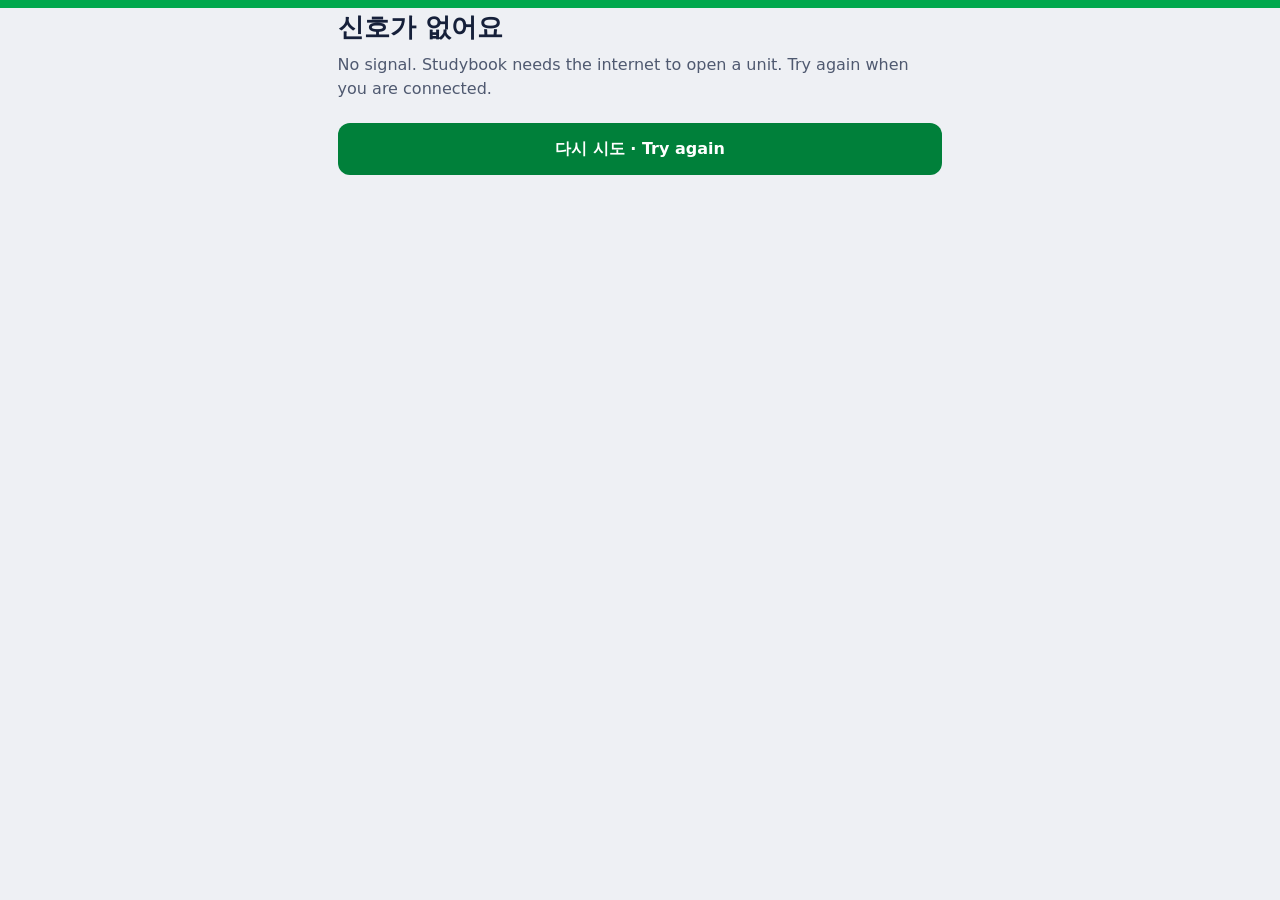
<file: offline.html>
<!doctype html>
<html lang="ko">
<head>
<meta charset="utf-8">
<meta name="viewport" content="width=device-width, initial-scale=1, viewport-fit=cover">
<title>No signal · 스터디북</title>
<meta name="theme-color" content="#1C2A4A">
<style>
:root{--f:'Gothic A1',system-ui,-apple-system,'Apple SD Gothic Neo','Malgun Gothic',sans-serif;--ground:#EEF0F4;--ink:#16203A;--ink-2:#4F5970;--line:#00A84D;--line-ink:#00803A}
@media (prefers-color-scheme:dark){:root{--ground:#0E1322;--ink:#EEF1F8;--ink-2:#AAB3C7;--line:#16B95E}}
*{box-sizing:border-box}html,body{margin:0}
body{background:var(--ground);color:var(--ink);font-family:var(--f);line-height:1.5;min-height:100vh}
.stripe{height:8px;background:var(--line)}
.wrap{max-width:640px;margin:0 auto;padding:0 1.1rem}
main{padding-top:3rem}
h1{font-size:1.6rem;font-weight:800;margin:0 0 .4rem;word-break:keep-all}
p{color:var(--ink-2);margin:0 0 1.4rem}
button{font:800 1rem var(--f);min-height:52px;width:100%;border:0;border-radius:12px;background:var(--line-ink);color:#fff;cursor:pointer}
</style>
</head>
<body>
<div class="stripe" aria-hidden="true"></div>
<main class="wrap">
  <h1>신호가 없어요</h1>
  <p>No signal. Studybook needs the internet to open a unit. Try again when you are connected.</p>
  <button type="button" onclick="location.reload()">다시 시도 · Try again</button>
</main>
</body>
</html>
</file>
<file: assets/line.css>
/* Studybook: shared tokens and base. World: Seoul Metro wayfinding (see PRODUCT.md, DESIGN.md). */
:root{
  --f:'Gothic A1',system-ui,-apple-system,'Apple SD Gothic Neo','Malgun Gothic',sans-serif;
  --ground:#EEF0F4;      /* platform grey */
  --surface:#FFFFFF;
  --ink:#16203A;
  --ink-2:#4F5970;
  --ink-3:#8A93A6;
  --rule:#D3D8E2;
  --sign:#1C2A4A;        /* navy enamel sign */
  --on-sign:#FFFFFF;
  --on-sign-2:#C4CCDD;
  --line:#00A84D;        /* Line 2 green, the stripe */
  --line-ink:#00803A;    /* green that carries white text */
  --here:#F5B700;        /* you are here */
  --notice:#D7372B;      /* NEW, alerts (fill, white text) */
  --notice-ink:#C02D22;  /* red used as text */
  --r:14px;
  --shadow:0 1px 2px rgba(22,32,58,.06),0 4px 14px rgba(22,32,58,.07);
  --shadow-up:0 2px 4px rgba(22,32,58,.08),0 10px 26px rgba(22,32,58,.12);
  --ease:cubic-bezier(.2,.7,.2,1);
  --ease-out:cubic-bezier(.16,1,.3,1);
  color-scheme:light;
}
@media (prefers-color-scheme:dark){:root{
  --ground:#0E1322;
  --surface:#18203A;
  --ink:#EEF1F8;
  --ink-2:#AAB3C7;
  --ink-3:#6F7890;
  --rule:#2C3654;
  --sign:#0A0F1D;
  --on-sign:#FFFFFF;
  --on-sign-2:#AAB3C7;
  --line:#16B95E;
  --line-ink:#00803A;
  --here:#FFC629;
  --notice:#D7372B;
  --notice-ink:#FF8F85;
  --shadow:0 1px 2px rgba(0,0,0,.35),0 6px 18px rgba(0,0,0,.3);
  --shadow-up:0 2px 4px rgba(0,0,0,.4),0 12px 28px rgba(0,0,0,.4);
  color-scheme:dark;
}}
*{box-sizing:border-box}
html{-webkit-text-size-adjust:100%;text-size-adjust:100%}
html,body{margin:0}
body{background:var(--ground);color:var(--ink);font-family:var(--f);line-height:1.5;-webkit-font-smoothing:antialiased;
  -webkit-tap-highlight-color:transparent;min-height:100vh}
.wrap{width:100%;max-width:640px;margin:0 auto;padding-left:max(1.1rem,env(safe-area-inset-left));padding-right:max(1.1rem,env(safe-area-inset-right))}
.stripe{height:8px;background:var(--line)}
::selection{background:var(--here);color:#16203A}
:focus-visible{outline:3px solid var(--here);outline-offset:3px;border-radius:6px}
a{color:inherit}
@media (prefers-reduced-motion:reduce){*{transition:none!important;animation:none!important;scroll-behavior:auto!important}}

/* ---------- text switch: English, Korean, Lyric (set on <html data-script> by assets/script.js) ---------- */
.t-ro,.ui-en,.only-en,.only-ro{display:none}
html[data-script="ro"] .t-ko,html[data-script="en"] .t-ko,
html[data-script="ro"] .ui-ko,html[data-script="en"] .ui-ko{display:none}
html[data-script="ro"] .t-ro,html[data-script="en"] .t-ro,
html[data-script="ro"] .ui-en,html[data-script="en"] .ui-en,
html[data-script="en"] .only-en{display:inline}
html[data-script="ro"] p.only-ro{display:block}
html[data-script="en"] .not-en,html[data-script="en"] .mk,html[data-script="en"] .hook,
html[data-script="en"] .has-en,html[data-script="en"] .not-ko-end,html[data-script="en"] .f-hint,
html[data-script="en"] [data-toggle="hide-ko"],html[data-script="en"] [data-toggle="hide-vko"]{display:none!important}
.t-ro{word-break:normal;overflow-wrap:anywhere}
.script{display:inline-flex;flex:none;gap:2px;padding:2px;background:rgba(255,255,255,.13);border-radius:10px}
.script button{appearance:none;border:0;background:none;color:var(--on-sign-2);font:700 .78rem/1 var(--f);min-height:38px;
  padding:0 .58rem;border-radius:8px;cursor:pointer}
.script button:hover{color:var(--on-sign)}
.script button[aria-pressed="true"]{background:var(--on-sign);color:#1C2A4A}
.script button:focus-visible{outline:3px solid var(--here);outline-offset:1px}
@media print{.script{display:none!important}}
/* any study language other than Korean: controls always in English, no Lyric (render_unit.py sets data-ui) */
html[data-ui="en"] .ui-ko{display:none!important}
html[data-ui="en"] .ui-en{display:inline!important}
html[data-ui="en"] .only-ro{display:none!important}
</file>
<file: assets/unit.css>
/* Studybook unit page. Inherits tokens from line.css. One unit = one station; its sections are
   transfer lines, each with its own Seoul line colour (set per element as --lc). */

body{padding-bottom:calc(84px + env(safe-area-inset-bottom))}

/* ---------- sign band (sticky, carries the tabs) ---------- */
.usign{position:sticky;top:0;z-index:40;background:var(--sign);color:var(--on-sign);padding-top:env(safe-area-inset-top)}
.usign .row{display:flex;align-items:center;justify-content:space-between;gap:.8rem;padding-top:.7rem}
.back{display:inline-flex;align-items:center;gap:.35rem;color:var(--on-sign-2);text-decoration:none;font-weight:700;font-size:.86rem;
  min-height:40px;padding-right:.4rem}
.back svg{width:18px;height:18px}
.back:hover{color:var(--on-sign)}
.utitle{padding:.2rem 0 .75rem}
.utitle h1{margin:0;font-size:clamp(1.35rem,5.6vw,1.8rem);font-weight:800;letter-spacing:-.015em;line-height:1.2;word-break:keep-all}
.utitle p{margin:.2rem 0 0;font-size:.84rem;color:var(--on-sign-2)}
.tabs{display:grid;grid-template-columns:repeat(4,1fr);gap:0;border-top:1px solid rgba(255,255,255,.12)}
.tabs button{appearance:none;background:none;border:0;color:var(--on-sign-2);font:700 .9rem/1.2 var(--f);padding:.7rem .2rem .65rem;
  cursor:pointer;position:relative;min-height:48px;display:flex;flex-direction:column;align-items:center;gap:.1rem}
.tabs button small{font-weight:500;font-size:.76rem}
.tabs button[aria-selected="true"]{color:var(--on-sign)}
.tabs button[aria-selected="true"]::after{content:"";position:absolute;left:18%;right:18%;bottom:0;height:4px;border-radius:4px 4px 0 0;background:var(--here)}
.usign .stripe{height:6px}

.panel{display:none;padding-top:1.2rem}
.panel.on{display:block}
.note{color:var(--ink-2);font-size:.88rem;margin:0 0 1rem;line-height:1.55}

/* ---------- the unit's line map (spine) ---------- */
.map{background:var(--surface);border-radius:var(--r);box-shadow:var(--shadow);padding:1rem 1rem 1.05rem;margin:0 0 1rem}
.map h2{margin:0 0 .15rem;font-size:1rem;font-weight:800}
.map .note{margin:0 0 .9rem;font-size:.84rem}
.map ol{list-style:none;margin:0;padding:0;display:grid;grid-auto-flow:column;grid-auto-columns:1fr;position:relative}
.map li{position:relative;text-align:center;padding-top:26px;min-width:0}
.map li::before{content:"";position:absolute;top:8px;left:0;right:0;height:6px;background:var(--lc)}
.map li:first-child::before{left:50%;border-radius:3px 0 0 3px}
.map li:last-child::before{right:50%;border-radius:0 3px 3px 0}
.map li::after{content:"";position:absolute;top:2px;left:50%;width:10px;height:10px;margin-left:-8px;border-radius:50%;background:var(--surface);border:3px solid var(--lc)}
.map li.on::after{border-color:var(--here);border-width:4px;width:10px;height:10px;margin-left:-9px;top:1px}
.map li button{appearance:none;background:none;border:0;padding:.15rem .1rem;cursor:pointer;color:inherit;font-family:var(--f);display:block;width:100%}
.map .m-ko{display:block;font-weight:800;font-size:.95rem;word-break:keep-all;line-height:1.25}
.map .m-en{display:block;font-size:.76rem;color:var(--ink-2);margin-top:.1rem;line-height:1.25}
html[data-script="ro"] .map ol{grid-auto-columns:minmax(min-content,1fr);overflow-x:auto;scrollbar-width:thin}
html[data-script="ro"] .map li{min-width:auto}
html[data-script="ro"] .map li button{padding:.15rem .35rem}
html[data-script="ro"] .map .m-ko .t-ro{font-size:.84rem;overflow-wrap:normal}
.map .foot{display:flex;align-items:center;gap:.7rem;margin-top:.9rem;padding-top:.8rem;border-top:1px solid var(--rule);font-size:.84rem;color:var(--ink-2)}

.how{display:flex;flex-wrap:wrap;gap:.4rem 1.1rem;margin:0 0 1.1rem;padding:0;list-style:none;font-size:.84rem;color:var(--ink-2)}
.how li{display:flex;align-items:center;gap:.4rem}
.how b{display:inline-grid;place-items:center;width:1.3rem;height:1.3rem;border-radius:50%;background:var(--ink);color:var(--surface);font-size:.7rem}

/* ---------- picture cards ---------- */
.cards{display:flex;flex-direction:column;gap:1rem}
.card,.qa,.surv,.voc,.map,.eli li{color:var(--ink)}
.card{background:var(--surface);border-radius:var(--r);box-shadow:var(--shadow);overflow:hidden;scroll-margin-top:220px;
  transition:box-shadow .25s var(--ease)}
.card.now{box-shadow:0 0 0 3px var(--here),var(--shadow-up)}
.pic{margin:0;background:var(--ground);aspect-ratio:16/10}
.pic img{display:block;width:100%;height:100%;object-fit:cover}
.pic.flat{background:color-mix(in srgb,var(--lc) 14%,#F4F6F9)}
.pic.flat img{object-fit:contain;padding:6% 10%}
.cbody{padding:.9rem 1rem 1rem}
.ctop{display:flex;align-items:center;gap:.45rem;flex-wrap:wrap}
.num{display:inline-grid;place-items:center;min-width:2.1rem;height:1.6rem;padding:0 .35rem;border-radius:7px;background:var(--surface);
  box-shadow:inset 0 0 0 3px var(--lc);color:var(--ink);font-weight:800;font-size:.78rem;font-variant-numeric:tabular-nums}
.sec-chip{display:inline-flex;align-items:center;gap:.35rem;font-size:.76rem;font-weight:700;color:var(--ink-2)}
.sec-chip::before{content:"";width:10px;height:10px;border-radius:50%;background:var(--lc)}
.hook{font-size:.76rem;font-weight:700;color:var(--ink-2);background:var(--ground);border-radius:6px;padding:.12rem .45rem}
.ko{margin:.55rem 0 0;font-size:clamp(1.18rem,4.6vw,1.45rem);font-weight:700;line-height:1.6;word-break:keep-all;color:var(--ink)}
.en{margin:.25rem 0 0;font-size:.9rem;color:var(--ink-2);line-height:1.5}
.listen{margin-top:.75rem;display:inline-flex;align-items:center;gap:.45rem;font:800 .86rem var(--f);color:#fff;background:var(--line-ink);
  border:0;border-radius:10px;padding:0 1rem;min-height:42px;cursor:pointer}
.listen svg{width:16px;height:16px}
.listen.playing{background:var(--sign)}
.listen.mini{min-height:36px;min-width:36px;padding:0;justify-content:center;border-radius:50%;margin:0;flex:none}
.listen.mini svg{width:14px;height:14px}

body.hide-ko .ko:not(.shown){color:transparent;background:var(--ground);border-radius:8px;cursor:pointer;user-select:none;
  background-image:repeating-linear-gradient(-45deg,transparent 0 8px,color-mix(in srgb,var(--ink-3) 18%,transparent) 8px 10px)}
body.hide-en .en{visibility:hidden}

/* ---------- Q&A ---------- */
.qsec{margin:1.6rem 0 .3rem;font-size:1.05rem;font-weight:800;display:flex;align-items:baseline;gap:.5rem;flex-wrap:wrap}
.qsec:first-child{margin-top:0}
.qsec small{font-size:.78rem;color:var(--ink-2);font-weight:500}
.qgrp{margin:1.1rem 0 .5rem;font-size:.86rem;font-weight:800;color:var(--ink-2)}
.qa{background:var(--surface);border-radius:12px;box-shadow:var(--shadow);margin:0 0 .6rem}
.qhead{display:flex;align-items:flex-start;gap:.5rem;padding-right:.7rem}
.q{flex:1;min-width:0;appearance:none;background:none;border:0;text-align:left;cursor:pointer;color:inherit;font-family:var(--f);
  display:flex;gap:.7rem;padding:.9rem .4rem .9rem 1rem;min-height:56px}
.qm{flex:none;display:grid;place-items:center;width:1.6rem;height:1.6rem;border-radius:50%;background:var(--ink);color:var(--surface);font-weight:800;font-size:.78rem;margin-top:.1rem}
.qa.trap .qm{background:var(--notice);color:#fff}
.qt{display:flex;flex-direction:column;gap:.15rem;min-width:0}
.qko{font-weight:800;font-size:1.04rem;line-height:1.45;word-break:keep-all}
.qen{font-size:.82rem;color:var(--ink-2)}
.qhead .listen.mini{margin-top:.75rem}
.qa .a{display:none;padding:.15rem 1rem 1rem 3.3rem}
.qa.open .a,body.reveal-all .qa .a{display:block}
.qa .chev{flex:none;width:18px;height:18px;margin-top:.35rem;color:var(--ink-3);transition:transform .2s var(--ease)}
.qa.open .chev{transform:rotate(180deg)}
.ako{margin:0;font-weight:700;font-size:1.02rem;line-height:1.65;word-break:keep-all}
.aen{margin:.2rem 0 0;font-size:.86rem;color:var(--ink-2)}
.why{margin:.5rem 0 0;font-size:.84rem;color:var(--notice-ink);line-height:1.5}
.check{display:inline-block;margin-left:.4rem;font-size:.76rem;font-weight:800;color:var(--notice-ink);border:1.5px solid var(--notice-ink);border-radius:6px;padding:0 .3rem;vertical-align:.15em}
.trap-tag{font-size:.7rem;font-weight:800;color:#fff;background:var(--notice);border-radius:6px;padding:.08rem .4rem;align-self:flex-start}
.surv{display:flex;align-items:center;gap:.7rem;background:var(--surface);border-radius:12px;box-shadow:var(--shadow);padding:.6rem .7rem .6rem 1rem;margin:0 0 .5rem}
.surv .sko{flex:1;font-weight:700;word-break:keep-all}
.surv .sen{display:block;font-size:.8rem;color:var(--ink-2);font-weight:500}

/* ---------- vocab ---------- */
.vgrp{margin:1.4rem 0 .5rem;font-size:.92rem;font-weight:800;display:flex;align-items:center;gap:.45rem}
.vgrp:first-of-type{margin-top:0}
.vgrp::before{content:"";width:10px;height:10px;border-radius:50%;background:var(--lc,var(--line))}
.vlist{list-style:none;margin:0;padding:0;background:var(--surface);border-radius:12px;box-shadow:var(--shadow);overflow:hidden}
.voc{display:flex;align-items:center;gap:.75rem;padding:.55rem .9rem .55rem .65rem;border-top:1px solid var(--rule);min-height:52px}
.voc:first-child{border-top:0}
.vko{font-weight:800;font-size:1.08rem;word-break:keep-all}
.ven{margin-left:auto;text-align:right;font-size:.84rem;color:var(--ink-2)}
.vmain{display:flex;flex-direction:column;gap:.08rem;min-width:0}
.vdef{font-size:.86rem;color:var(--ink-2);line-height:1.35}
.fdef{font-style:normal;color:var(--ink-2);font-size:.86rem}
/* English learning words use a Latin-first system stack: Gothic A1 ExtraBold
   renders lowercase i as a bare stem that reads as capital I. */
.vko,.eli b,.hook,.fv b,.vdef,.fdef,.vpos,.fpos{font-family:system-ui,-apple-system,'Segoe UI',Roboto,'Helvetica Neue',Arial,sans-serif}
.vtop{display:flex;align-items:baseline;gap:.35rem;flex-wrap:wrap}
.vpos{font-size:.92rem;font-weight:500;color:var(--ink-2)}
.fpos{color:var(--ink-2);font-size:.86rem}
body.hide-vko .vko:not(.shown),body.hide-ven .ven:not(.shown){color:transparent;background:var(--ground);border-radius:6px;cursor:pointer;user-select:none}

/* ---------- full text ---------- */
.full h2{font-size:1.2rem;font-weight:800;margin:2rem 0 .6rem;padding-bottom:.4rem;border-bottom:3px solid var(--line)}
.full h2:first-child{margin-top:0}
.full h3{font-size:.86rem;font-weight:800;color:var(--ink-2);margin:1.2rem 0 .35rem}
.fko{font-size:1.08rem;line-height:1.95;margin:0 0 .3rem;word-break:keep-all;font-weight:500}
.fen{color:var(--ink-2);font-size:.9rem;line-height:1.6;margin:0 0 .6rem;max-width:68ch}
.fqa{margin:0 0 .8rem}
.fqa p{margin:0}
.fq{font-weight:800;word-break:keep-all}
.fa{word-break:keep-all;line-height:1.65}
.fsub{font-size:.82rem;color:var(--ink-2)}
.fvoc{display:grid;grid-template-columns:repeat(auto-fill,minmax(220px,1fr));gap:0 1.2rem}
.fv{display:flex;gap:.6rem;align-items:baseline;padding:.25rem 0;border-bottom:1px dotted var(--rule)}
.fv b{flex:none}
.fv span{margin-left:auto;text-align:right;color:var(--ink-2);font-size:.86rem}
body.hide-fen .fen,body.hide-fen .fsub,body.hide-fen .fv span{display:none}

/* ---------- dock (fixed controls) ---------- */
.dock{position:fixed;left:0;right:0;bottom:0;z-index:45;background:var(--surface);border-top:1px solid var(--rule);
  box-shadow:0 -6px 20px rgba(22,32,58,.08);padding:.6rem max(.8rem,env(safe-area-inset-left)) calc(.6rem + env(safe-area-inset-bottom))}
.acts{display:flex;gap:.45rem;max-width:640px;margin:0 auto}
.acts[hidden]{display:none}
.btn{flex:1;min-height:48px;display:inline-flex;align-items:center;justify-content:center;gap:.35rem;font:700 .86rem/1.15 var(--f);white-space:nowrap;
  color:var(--ink);background:var(--ground);border:0;border-radius:12px;cursor:pointer;padding:0 .5rem;text-align:center}
.btn svg{width:17px;height:17px;flex:none}
.btn[aria-pressed="true"]{background:var(--sign);color:#fff}
.btn.primary{background:var(--line-ink);color:#fff}
.btn.primary[aria-pressed="true"]{background:var(--sign)}

/* ---------- focus mode: one card, recall first ---------- */
.focus{position:fixed;inset:0;z-index:60;background:var(--ground);display:flex;flex-direction:column;
  padding:env(safe-area-inset-top) 0 env(safe-area-inset-bottom)}
.focus[hidden]{display:none}
.f-top{display:flex;align-items:center;gap:.8rem;padding:.6rem max(1rem,env(safe-area-inset-left));background:var(--sign);color:#fff}
.f-close{appearance:none;border:0;background:rgba(255,255,255,.12);color:#fff;width:40px;height:40px;border-radius:10px;display:grid;place-items:center;cursor:pointer;flex:none}
.f-close svg{width:18px;height:18px}
.f-count{font-weight:800;font-variant-numeric:tabular-nums;font-size:.9rem;flex:none}
.f-track{flex:1;display:flex;align-items:center;height:20px;position:relative}
.f-track i{flex:1;height:5px;background:var(--lc);opacity:.45}
.f-track i.done{opacity:1}
.f-track i:first-child{border-radius:3px 0 0 3px}.f-track i:last-child{border-radius:0 3px 3px 0}
.f-dot{position:absolute;top:2px;width:10px;height:10px;margin-left:-8px;border-radius:50%;background:var(--sign);border:3px solid var(--here);
  transition:left .35s var(--ease-out)}
.f-stage{flex:1;overflow:auto;display:flex;justify-content:center;padding:1rem max(1rem,env(safe-area-inset-left)) .5rem}
.f-card{width:100%;max-width:560px;display:flex;flex-direction:column}
.f-card .pic{border-radius:var(--r);overflow:hidden;box-shadow:var(--shadow)}
.f-card .cbody{padding:1rem .2rem 0}
.f-card .ko{font-size:clamp(1.35rem,6vw,1.75rem)}
.f-card .ko.hidden{color:transparent;background:var(--surface);border-radius:10px;cursor:pointer;user-select:none;min-height:3.2em;
  box-shadow:inset 0 0 0 2px var(--rule);
  background-image:repeating-linear-gradient(-45deg,transparent 0 8px,color-mix(in srgb,var(--ink-3) 14%,transparent) 8px 10px)}
.f-hint{margin:.45rem 0 0;font-size:.82rem;color:var(--ink-2)}
.f-nav .btn{background:var(--surface);box-shadow:var(--shadow)}
.f-nav .btn.primary{background:var(--line-ink)}
.f-nav .btn:disabled{opacity:.45;box-shadow:none;cursor:default}
.f-nav{display:grid;grid-template-columns:1fr 1.4fr 1fr;gap:.5rem;padding:.7rem max(1rem,env(safe-area-inset-left)) .8rem;max-width:600px;width:100%;margin:0 auto}

@media (min-width:720px){
  .card{display:grid;grid-template-columns:minmax(0,38%) 1fr}
  .card .pic{aspect-ratio:auto;min-height:100%}
  .cbody{padding:1.1rem 1.25rem 1.2rem}
  .fvoc{grid-template-columns:repeat(2,1fr)}
}
@media (max-width:380px){
  .map .m-en{display:none}
  .btn{font-size:.78rem}
}
@media print{
  .usign,.dock,.focus,.map,.how{display:none!important}
  body{background:#fff;color:#000;padding:0}
  .panel{display:none!important}
  #p-full{display:block!important}
}

/* ---------- the big picture: eli5 style, big pictures and few words ---------- */
.eli{margin:0 0 1rem}
.eli h2{margin:0 0 .2rem;font-size:1rem;font-weight:800}
.eli-why{margin:0 0 .8rem;font-size:.88rem;color:var(--ink-2);line-height:1.55}
.eli ol{list-style:none;margin:0;padding:0;display:grid;grid-template-columns:repeat(2,1fr);gap:.6rem}
.eli li{background:var(--surface);border-radius:var(--r);box-shadow:var(--shadow);padding:.8rem .8rem .9rem;display:flex;flex-direction:column;
  align-items:center;text-align:center;gap:.3rem}
.eli img{width:92px;height:92px;object-fit:contain;padding:10px;border-radius:50%;background:color-mix(in srgb,var(--lc) 16%,#F4F6F9)}
.eli b{font-size:1.02rem;font-weight:800;line-height:1.3;word-break:keep-all}
.eli span{font-size:.8rem;color:var(--ink-2);line-height:1.4}
@media (min-width:720px){.eli ol{grid-template-columns:repeat(3,1fr)}}

/* ---------- card audio: round play on the picture (phone), row play (desktop) ---------- */
.pic{position:relative}
.cplay,.rplay,.bigplay{display:grid;place-items:center;border:0;border-radius:50%;cursor:pointer;color:#fff;background:var(--line-ink);
  box-shadow:0 2px 6px rgba(0,0,0,.22),0 8px 18px rgba(0,0,0,.16);transition:transform .15s var(--ease),background .2s}
.cplay svg,.rplay svg,.bigplay svg{width:42%;height:42%}
.cplay .i-stop,.rplay .i-stop,.bigplay .i-stop{display:none}
.playing .i-play{display:none}.playing .i-stop{display:inline}
.cplay.playing,.rplay.playing,.bigplay.playing{background:var(--sign)}
.cplay:active,.rplay:active,.bigplay:active{transform:scale(.94)}
.cplay{position:absolute;right:12px;bottom:12px;width:54px;height:54px}
.rplay{display:none}

/* progress line under the Korean while it plays, in the section colour */
.prog{display:block;height:4px;border-radius:2px;background:var(--rule);margin:.45rem 0 0;overflow:hidden;opacity:0;transition:opacity .2s}
.prog i{display:block;height:100%;width:0;background:var(--lc,var(--line))}
.speaking .prog{opacity:1}

/* the stage exists only on desktop */
.stage{display:none}

@media (min-width:960px){
  .wrap{max-width:1180px}
  .acts{max-width:1180px}
  #openFocus{display:none}
  .eli ol{grid-template-columns:repeat(6,1fr)}
  .platform{display:grid;grid-template-columns:minmax(0,1.5fr) minmax(340px,1fr);gap:1.4rem;align-items:start}
  .how{display:none}

  /* stage: the line now on the platform */
  .stage{display:block;position:sticky;top:calc(var(--hdr,190px) + 14px);background:var(--surface);border-radius:var(--r);
    box-shadow:var(--shadow-up);overflow:hidden}
  .stage .pic{aspect-ratio:16/9}
  .stage .pic.flat img{padding:5% 14%}
  .st-body{padding:1.1rem 1.4rem 1.2rem}
  .st-ko{font-size:clamp(1.5rem,2.1vw,1.95rem);margin-top:.7rem;min-height:1.6em}
  .st-ko.hidden{color:transparent;background:var(--ground);border-radius:10px;cursor:pointer;user-select:none;
    background-image:repeating-linear-gradient(-45deg,transparent 0 8px,color-mix(in srgb,var(--ink-3) 16%,transparent) 8px 10px)}
  .st-en{font-size:1rem}
  .st-ctl{display:flex;align-items:center;gap:.8rem;margin-top:1rem}
  .bigplay{width:64px;height:64px}
  .st-nav{display:grid;place-items:center;width:46px;height:46px;border-radius:50%;border:0;background:var(--ground);color:var(--ink);cursor:pointer}
  .st-nav svg{width:20px;height:20px}
  .st-nav:disabled{opacity:.35;cursor:default}
  .st-count{margin-left:auto;font-weight:800;font-variant-numeric:tabular-nums;color:var(--ink-2)}
  .keys{margin:.8rem 0 0;font-size:.8rem;color:var(--ink-2)}
  kbd{font:700 .74rem var(--f);background:var(--ground);border:1px solid var(--rule);border-bottom-width:2px;border-radius:5px;padding:.05rem .35rem;color:var(--ink)}

  /* route list: every line as a station row on a vertical line */
  .cards{gap:0;background:var(--surface);border-radius:var(--r);box-shadow:var(--shadow);overflow:hidden}
  .card{display:grid;grid-template-columns:1fr auto;align-items:center;gap:.6rem;border-radius:0;box-shadow:none;border-top:1px solid var(--rule);
    padding:.7rem .9rem .7rem 3.1rem;position:relative;cursor:pointer;scroll-margin-top:calc(var(--hdr,190px) + 20px)}
  .card:first-child{border-top:0}
  .card::before{content:"";position:absolute;left:1.35rem;top:0;bottom:0;width:6px;background:var(--lc)}
  .card:first-child::before{top:50%}.card:last-child::before{bottom:50%}
  .card::after{content:"";position:absolute;left:calc(1.35rem - 5px);top:50%;width:10px;height:10px;margin-top:-8px;border-radius:50%;
    background:var(--surface);border:3px solid var(--lc)}
  .card.sel{background:color-mix(in srgb,var(--here) 13%,var(--surface))}
  .card.sel::after{border-color:var(--here);border-width:4px;width:12px;height:12px;margin-left:-2px;margin-top:-10px}
  .card.now{box-shadow:none}
  .card .pic{display:none}
  .card .cbody{padding:0}
  .card .sec-chip,.card .hook{display:none}
  .card .num{height:1.35rem;min-width:1.9rem;font-size:.72rem;box-shadow:none;background:none;color:var(--ink-2);padding:0}
  .card .ctop{float:left;margin:.15rem .4rem 0 0}
  .card .ko{margin:0;font-size:1rem;line-height:1.5}
  .card .en{font-size:.82rem;margin-top:.1rem}
  .card .prog{display:none}
  .rplay{display:grid;width:38px;height:38px;box-shadow:none}
  .card:hover{background:color-mix(in srgb,var(--ink) 4%,var(--surface))}
  .card.sel:hover{background:color-mix(in srgb,var(--here) 16%,var(--surface))}
}

/* desktop: the platform owns the first viewport; the big picture follows it; the list replaces the map */
@media (min-width:960px){
  .usign .row{padding-top:.5rem}
  .utitle{display:flex;align-items:baseline;gap:1rem;flex-wrap:wrap;padding:.1rem 0 .6rem}
  .utitle p{margin:0}
  #p-cards.on{display:flex;flex-direction:column}
  .platform{order:1}
  .eli{order:2;margin:1.6rem 0 0}
  #p-cards .map{display:none}
  .stage .pic{aspect-ratio:auto;height:clamp(200px,33vh,360px)}
}
@media (min-width:960px){
  .card .ko{display:-webkit-box;-webkit-box-orient:vertical;-webkit-line-clamp:2;line-clamp:2;overflow:hidden}
  .card .en{display:-webkit-box;-webkit-box-orient:vertical;-webkit-line-clamp:1;line-clamp:1;overflow:hidden}
  body.hide-ko .card .ko:not(.shown){display:block;height:1.5em}
}

/* source and attribution line under the cards and the full text */
.credit{font-size:.8rem;color:var(--ink-2);margin:1.6rem 0 0;padding-top:.8rem;border-top:1px solid var(--rule)}
#p-cards .credit{order:3}

/* focus bar with the text switch: the progress line takes its own row on narrow screens */
.f-top{flex-wrap:wrap}
.f-top .script{margin-left:auto}
.f-top .f-track{flex:1 1 100%}
@media (min-width:720px){.f-top{flex-wrap:nowrap}.f-top .f-track{flex:1 1 0;order:3}}
</file>
